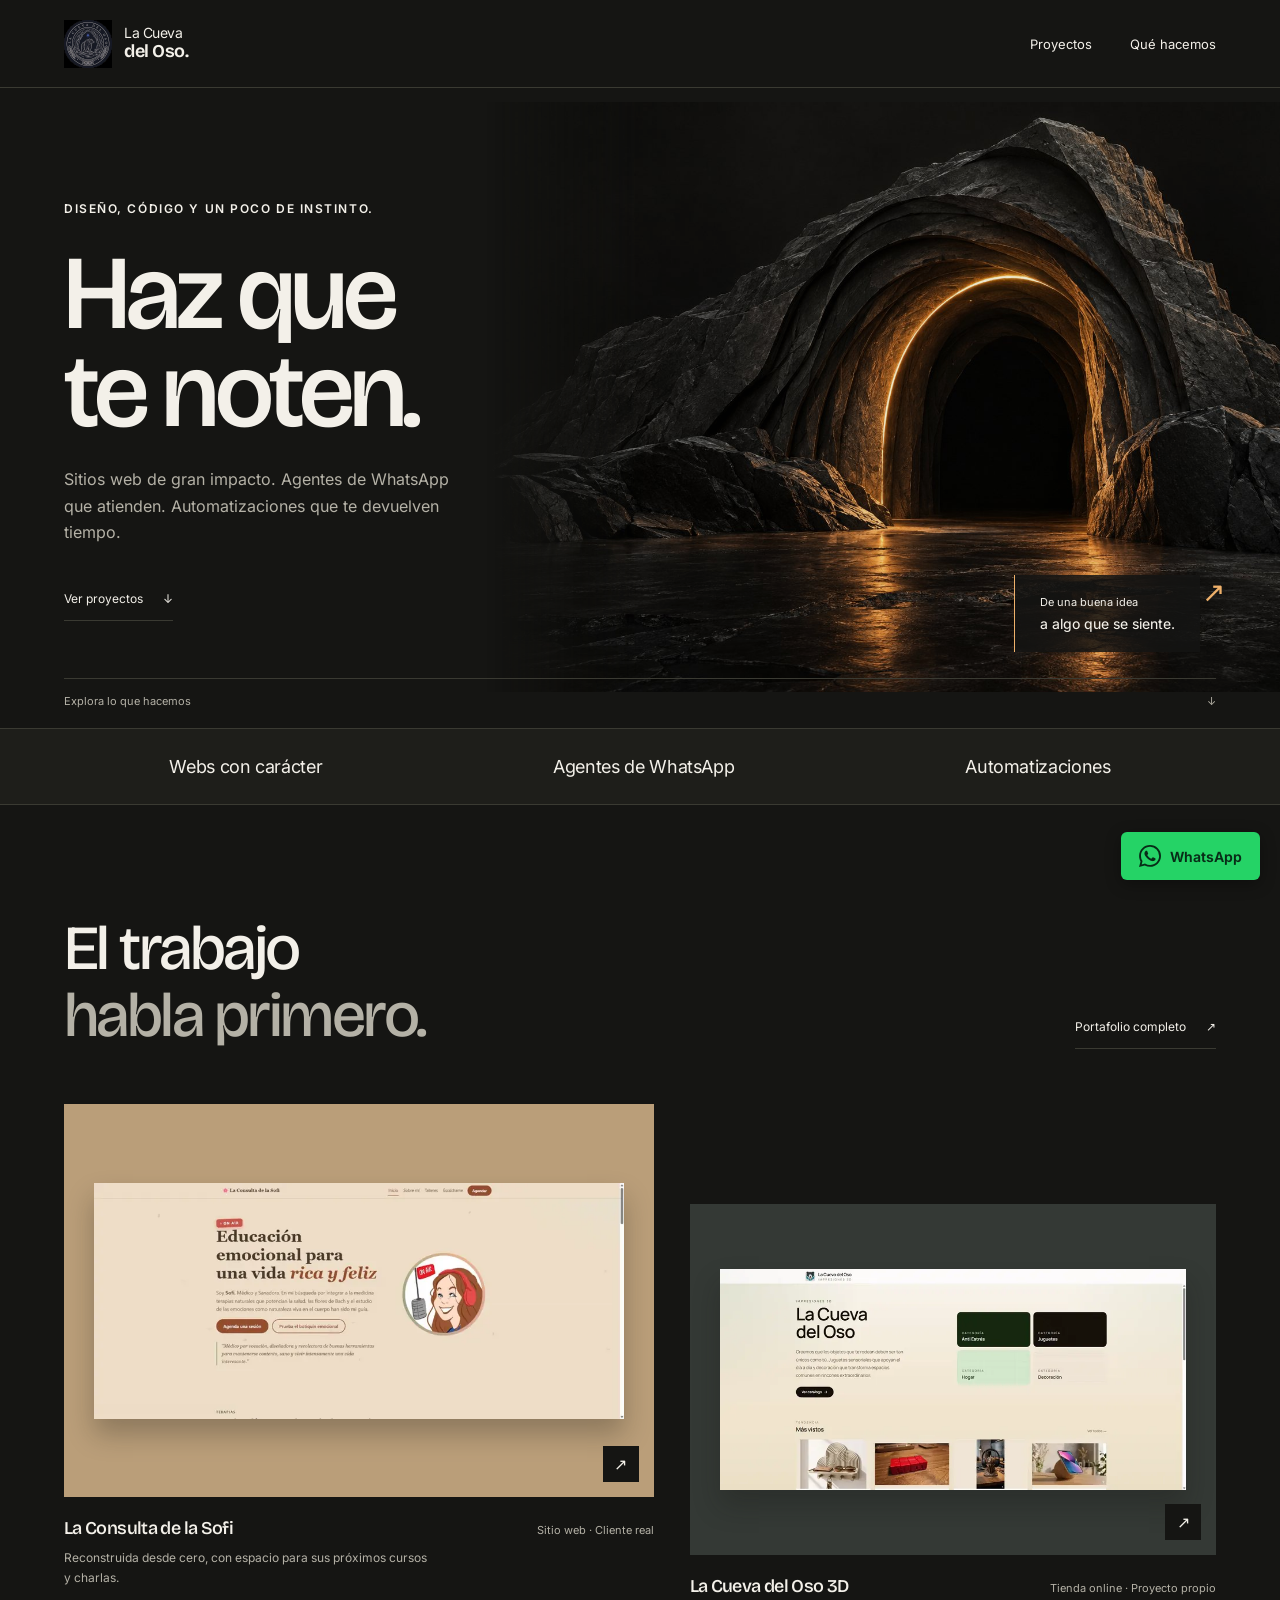
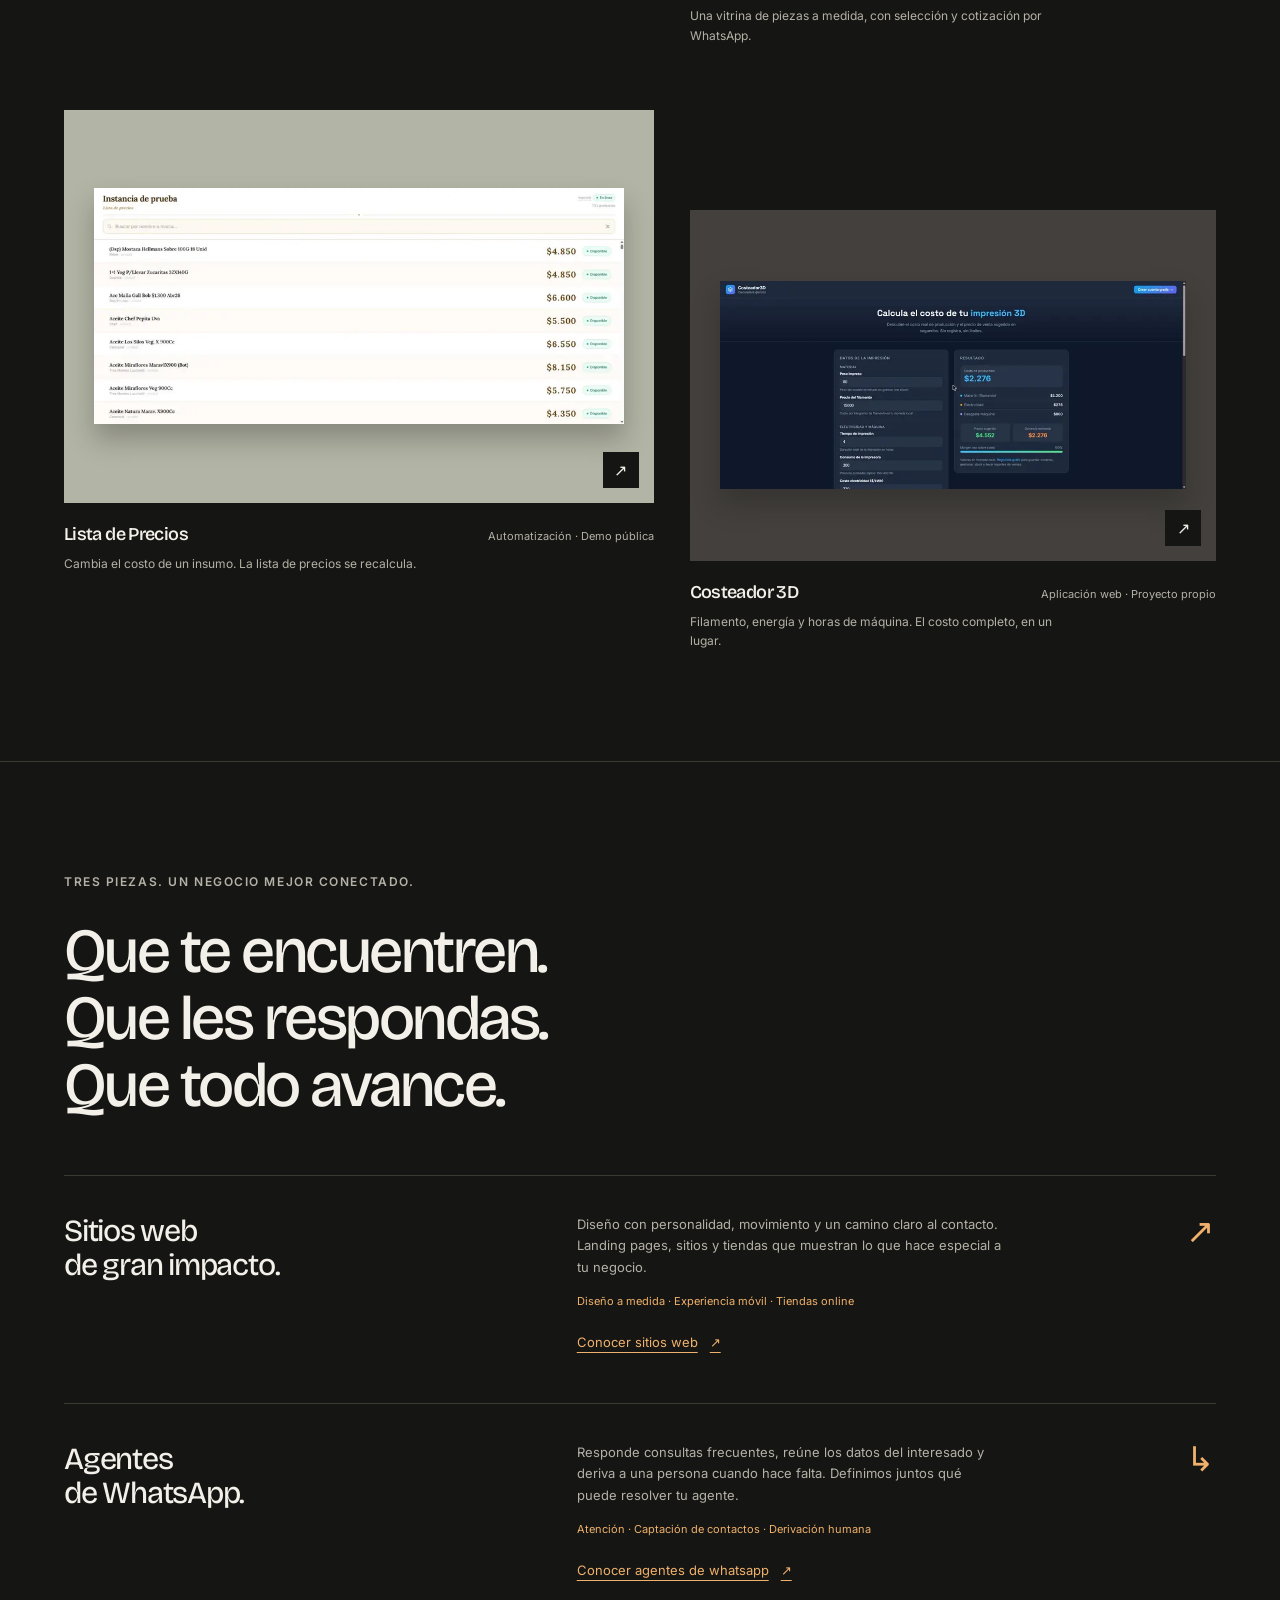
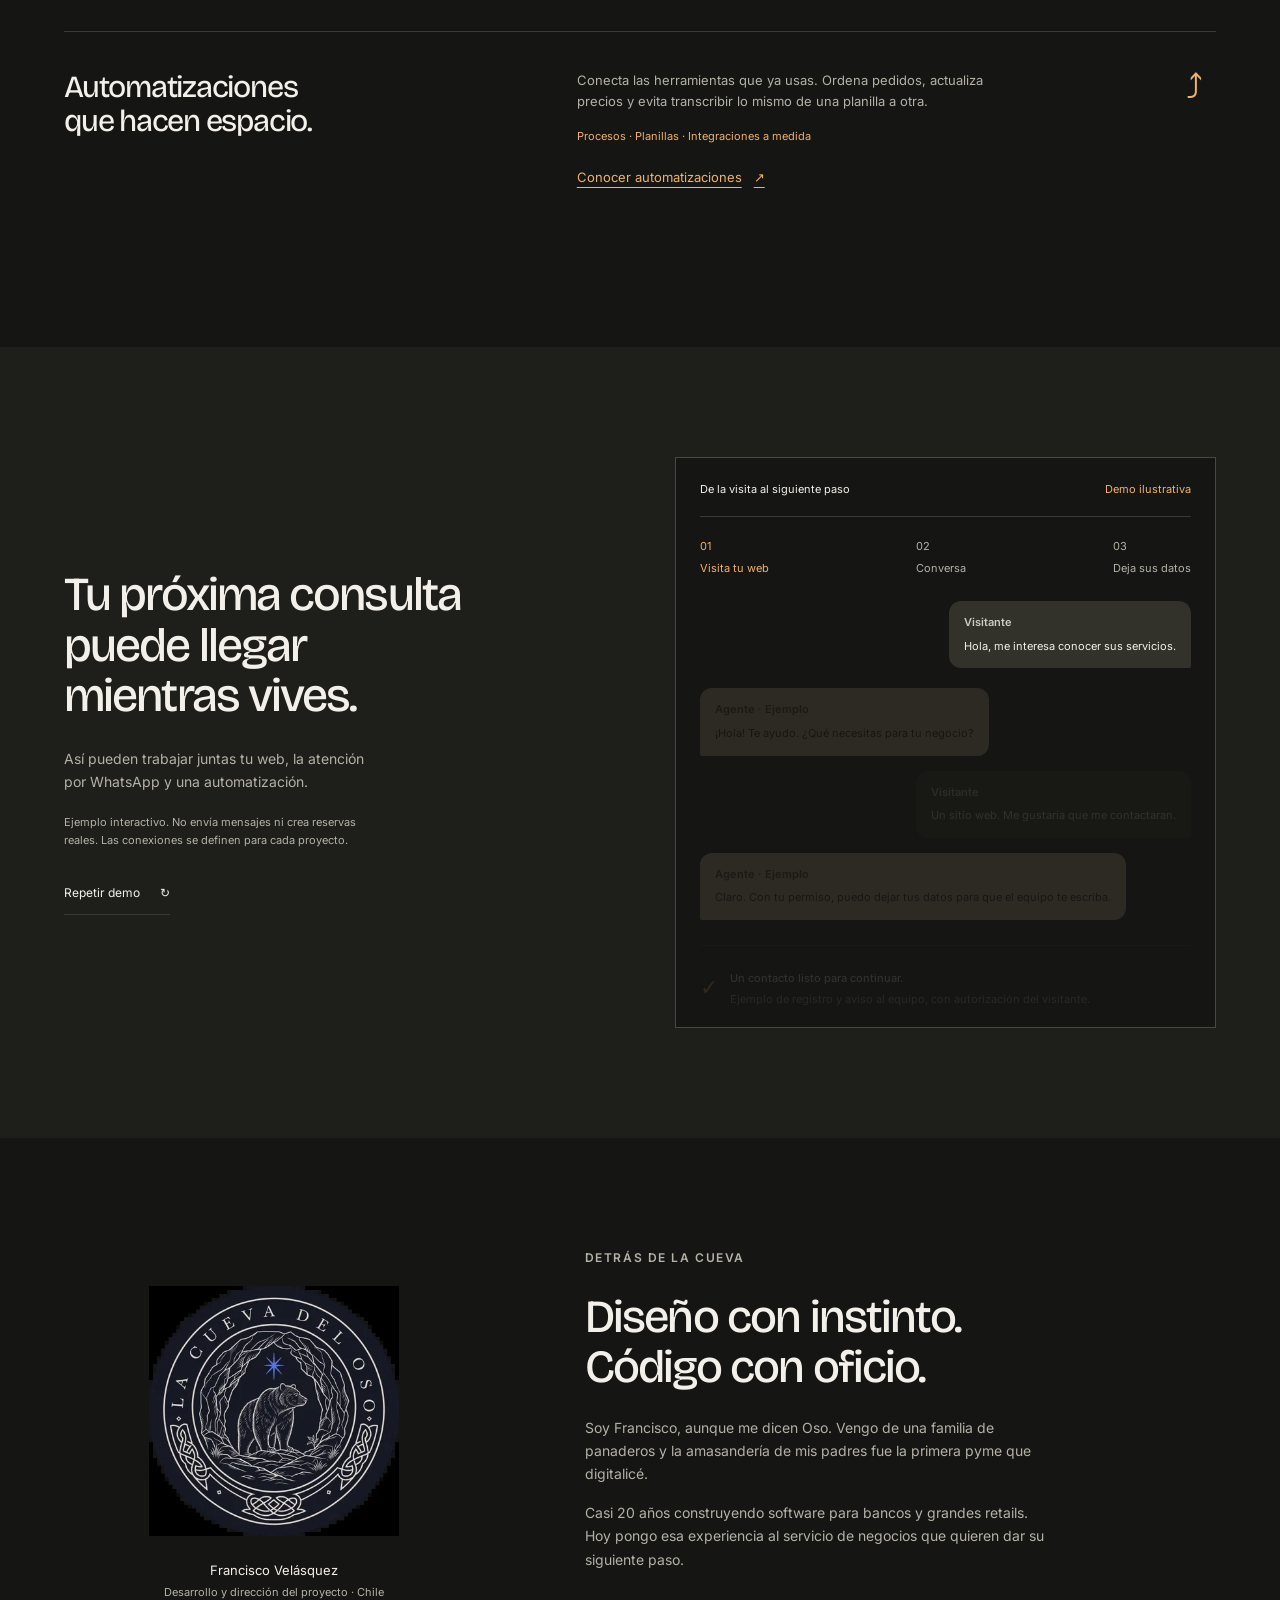
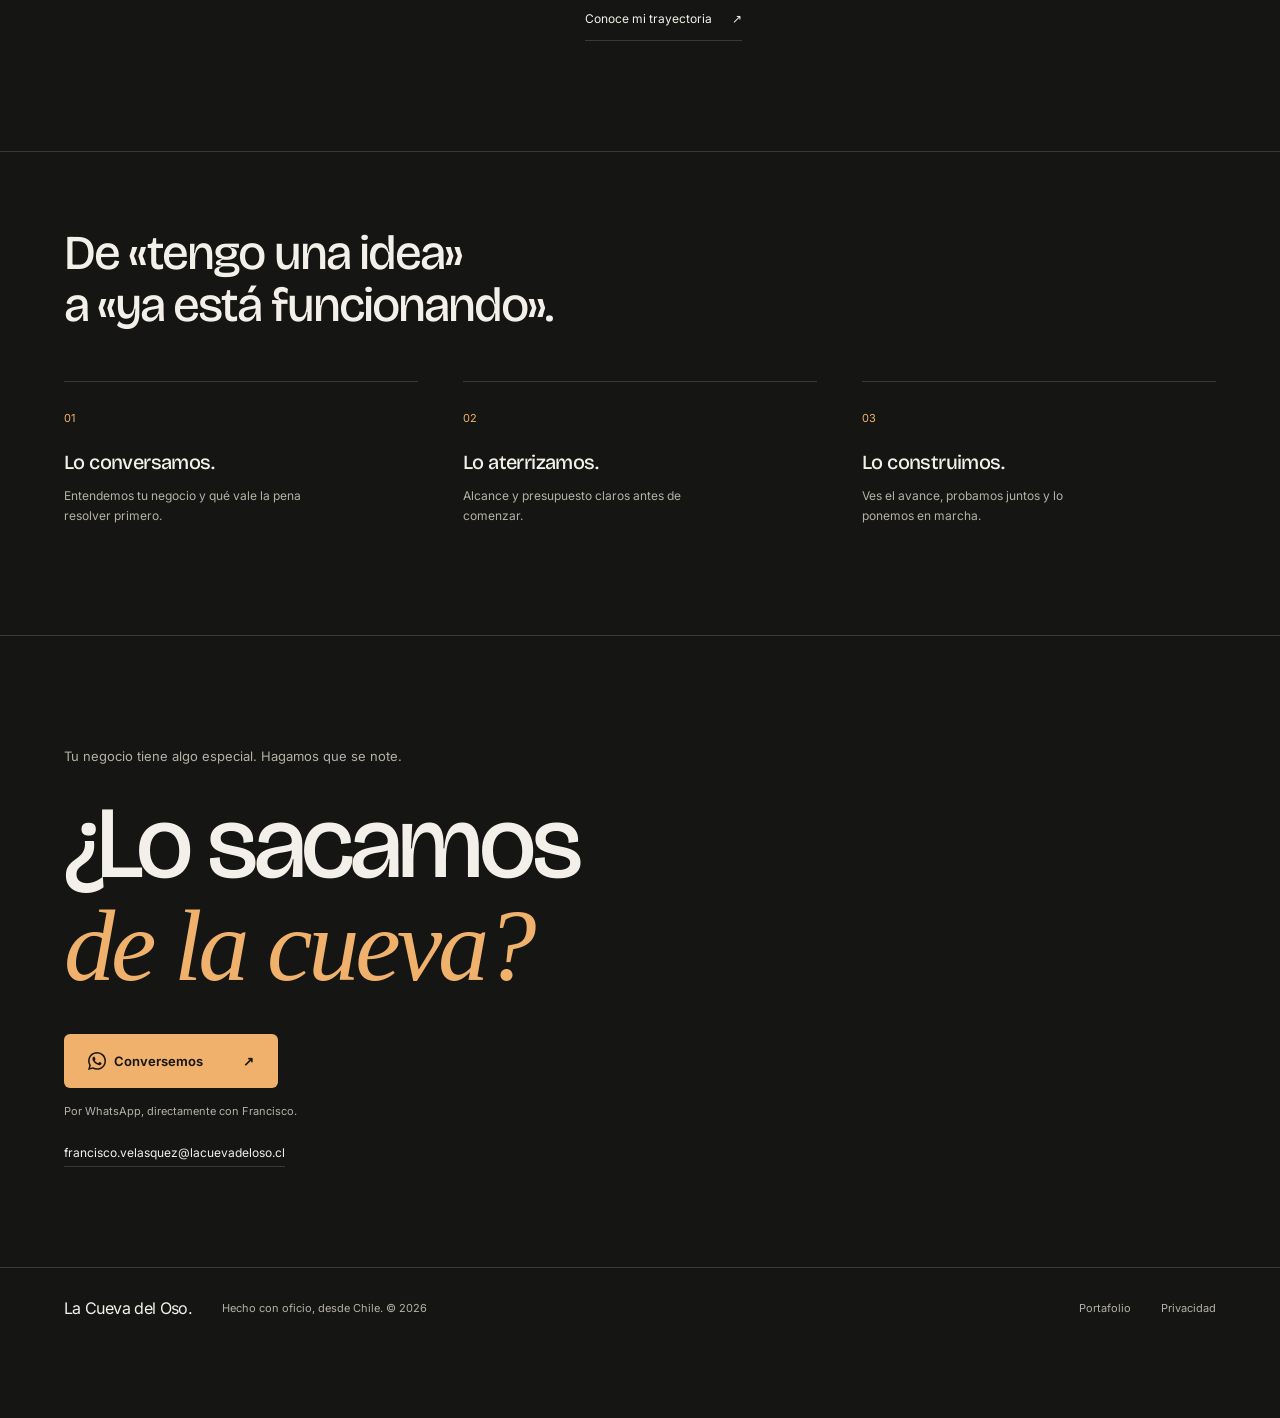
<file: index.html>
<!doctype html>
<html lang="es">
<head>
  <meta charset="UTF-8">
  <meta name="viewport" content="width=device-width, initial-scale=1">
  <meta name="robots" content="index, follow">
  <meta name="theme-color" content="#151513">
  <title>La Cueva del Oso · Webs de impacto, WhatsApp y automatizaciones</title>
  <meta name="description" content="Sitios web con personalidad, agentes de WhatsApp y automatizaciones para tu negocio. Diseño y desarrollo por Francisco Velásquez, Chile.">
  <link rel="canonical" href="https://lacuevadeloso.cl/">
  <meta property="og:type" content="website"><meta property="og:locale" content="es_CL"><meta property="og:site_name" content="La Cueva del Oso">
  <meta property="og:title" content="La Cueva del Oso · Webs de impacto, WhatsApp y automatizaciones">
  <meta property="og:description" content="Sitios web con personalidad, agentes de WhatsApp y automatizaciones para tu negocio. Diseño y desarrollo por Francisco Velásquez, Chile.">
  <meta property="og:url" content="https://lacuevadeloso.cl/">
  <meta property="og:image" content="https://lacuevadeloso.cl/img/og.jpg"><meta property="og:image:width" content="1200"><meta property="og:image:height" content="630"><meta property="og:image:alt" content="La Cueva del Oso: páginas web y automatizaciones para negocios chicos">
  <meta name="twitter:card" content="summary_large_image">
  <link rel="icon" href="favicon.svg" type="image/svg+xml">
  <link rel="preload" href="fonts/inter-latin.woff2" as="font" type="font/woff2" crossorigin>
  <link rel="preload" href="fonts/bricolage-grotesque-latin.woff2" as="font" type="font/woff2" crossorigin>
  <link rel="stylesheet" href="assets/site.css?v=20261004-slop">
  <script src="assets/site.js?v=20261004-slop" defer></script>
<link rel="stylesheet" href="assets/pages.css?v=20261004-slop">
<link rel="stylesheet" href="assets/services.css?v=20261004-slop">

</head>
<body>
  <a class="skip" href="#contenido">Saltar al contenido</a>
  <header class="header">
    <a class="brand" href="index.html" aria-label="La Cueva del Oso, inicio">
      <img src="brand/logo-avatar-512.webp" width="48" height="48" alt="">
      <span>La Cueva<br><strong>del Oso.</strong></span>
    </a>
    <nav aria-label="Principal">
      <a href="#trabajos">Proyectos</a><a href="#servicios">Qué hacemos</a>
    </nav>
  </header>

  <main id="contenido">
    <section class="hero" aria-labelledby="hero-title">
      <div class="hero-copy">
        <p class="eyebrow">Diseño, código y un poco de instinto.</p>
        <h1 id="hero-title">Haz que<br>te <em>noten.</em></h1>
        <p class="hero-description">Sitios web de gran impacto. Agentes de WhatsApp que atienden. Automatizaciones que te devuelven tiempo.</p>
        <div class="actions"><a class="text-link" href="#trabajos">Ver proyectos <span aria-hidden="true">↓</span></a></div>
      </div>
      <div class="hero-art" aria-hidden="true">
        <img src="assets/v2/cueva.jpg" width="1536" height="1024" fetchpriority="high" alt="">
        <div class="art-note"><span>De una buena idea</span><strong>a algo que se siente.</strong><span class="art-arrow">↗</span></div>
      </div>
      <a class="scroll-cue" href="#trabajos"><span>Explora lo que hacemos</span><span aria-hidden="true">↓</span></a>
    </section>

    <div class="service-strip" aria-label="Nuestros servicios"><span>Webs con carácter</span><span>Agentes de WhatsApp</span><span>Automatizaciones</span></div>

    <section class="projects section" id="trabajos" aria-labelledby="projects-title">
      <div class="section-top"><h2 id="projects-title" data-reveal>El trabajo<br><span class="muted">habla primero.</span></h2><a class="text-link" href="portafolio.html">Portafolio completo <span aria-hidden="true">↗</span></a></div>
      <div class="project-grid">
        <a class="project project-feature" href="proyectos/la-consulta-de-la-sofi.html" data-reveal>
          <div class="project-image sofi"><img src="img/proyectos/la-consulta-de-la-sofi/hero.webp" width="900" height="401" loading="lazy" alt="Portada de La Consulta de la Sofi, con diseño cálido e ilustración de Sofía"><span class="project-open" aria-hidden="true">↗</span></div>
          <div class="project-caption"><h3>La Consulta de la Sofi</h3><span>Sitio web · Cliente real</span></div>
          <p>Reconstruida desde cero, con espacio para sus próximos cursos y charlas.</p>
        </a>
        <a class="project project-offset" href="proyectos/tienda-3d.html" data-reveal>
          <div class="project-image tienda"><img src="img/tienda3d.webp" width="900" height="427" loading="lazy" alt="Captura real de la Tienda La Cueva del Oso 3D"><span class="project-open" aria-hidden="true">↗</span></div>
          <div class="project-caption"><h3>La Cueva del Oso 3D</h3><span>Tienda online · Proyecto propio</span></div>
          <p>Una vitrina de piezas a medida, con selección y cotización por WhatsApp.</p>
        </a>
        <a class="project" href="proyectos/lista-de-precios.html" data-reveal>
          <div class="project-image precios"><img src="img/proyectos/lista-de-precios/kiosco-lista-completa.webp" width="900" height="401" loading="lazy" alt="Lista de precios digital de una amasandería"><span class="project-open" aria-hidden="true">↗</span></div>
          <div class="project-caption"><h3>Lista de Precios</h3><span>Automatización · Demo pública</span></div>
          <p>Cambia el costo de un insumo. La lista de precios se recalcula.</p>
        </a>
        <a class="project project-offset" href="portafolio.html#costeador-3d" data-reveal>
          <div class="project-image costeador"><img src="img/costeador3d.webp" width="900" height="401" loading="lazy" alt="Interfaz real de Costeador 3D para calcular costos de impresión"><span class="project-open" aria-hidden="true">↗</span></div>
          <div class="project-caption"><h3>Costeador 3D</h3><span>Aplicación web · Proyecto propio</span></div>
          <p>Filamento, energía y horas de máquina. El costo completo, en un lugar.</p>
        </a>
      </div>
    </section>

    <section class="services section" id="servicios" aria-labelledby="services-title">
      <p class="eyebrow">Tres piezas. Un negocio mejor conectado.</p>
      <h2 id="services-title" data-reveal>Que te encuentren.<br>Que les respondas.<br><em>Que todo avance.</em></h2>
      <div class="service-rows">
        <article data-reveal><h3>Sitios web<br>de gran impacto.</h3><div><p>Diseño con personalidad, movimiento y un camino claro al contacto. Landing pages, sitios y tiendas que muestran lo que hace especial a tu negocio.</p><span class="service-detail">Diseño a medida · Experiencia móvil · Tiendas online</span><a class="service-more" href="servicios/sitios-web.html">Conocer sitios web <span aria-hidden="true">↗</span></a></div><span class="service-symbol" aria-hidden="true">↗</span></article>
        <article data-reveal><h3>Agentes<br>de WhatsApp.</h3><div><p>Responde consultas frecuentes, reúne los datos del interesado y deriva a una persona cuando hace falta. Definimos juntos qué puede resolver tu agente.</p><span class="service-detail">Atención · Captación de contactos · Derivación humana</span><a class="service-more" href="servicios/agentes-whatsapp.html">Conocer agentes de whatsapp <span aria-hidden="true">↗</span></a></div><span class="service-symbol" aria-hidden="true">↳</span></article>
        <article data-reveal><h3>Automatizaciones<br>que hacen espacio.</h3><div><p>Conecta las herramientas que ya usas. Ordena pedidos, actualiza precios y evita transcribir lo mismo de una planilla a otra.</p><span class="service-detail">Procesos · Planillas · Integraciones a medida</span><a class="service-more" href="servicios/automatizaciones.html">Conocer automatizaciones <span aria-hidden="true">↗</span></a></div><span class="service-symbol" aria-hidden="true">⤴</span></article>
      </div>
    </section>

    <section class="demo section" id="demo" aria-labelledby="demo-title">
      <div class="demo-intro" data-reveal><h2 id="demo-title">Tu próxima consulta<br>puede llegar<br><em>mientras vives.</em></h2><p>Así pueden trabajar juntas tu web, la atención por WhatsApp y una automatización.</p><p class="demo-disclaimer">Ejemplo interactivo. No envía mensajes ni crea reservas reales. Las conexiones se definen para cada proyecto.</p><button class="text-link replay" type="button" hidden>Repetir demo <span aria-hidden="true">↻</span></button></div>
      <div class="demo-stage" data-reveal>
        <div class="demo-heading"><span>De la visita al siguiente paso</span><span class="demo-label">Demo ilustrativa</span></div>
        <ol class="flow" aria-label="Pasos del ejemplo"><li class="active" aria-current="step"><span>01</span> Visita tu web</li><li><span>02</span> Conversa</li><li><span>03</span> Deja sus datos</li></ol>
        <div class="conversation" aria-label="Conversación de ejemplo">
          <p class="message from-client" data-message="0"><span>Visitante</span>Hola, me interesa conocer sus servicios.</p>
          <p class="message from-agent" data-message="1"><span>Agente · Ejemplo</span>¡Hola! Te ayudo. ¿Qué necesitas para tu negocio?</p>
          <p class="message from-client" data-message="2"><span>Visitante</span>Un sitio web. Me gustaría que me contactaran.</p>
          <p class="message from-agent" data-message="3"><span>Agente · Ejemplo</span>Claro. Con tu permiso, puedo dejar tus datos para que el equipo te escriba.</p>
        </div>
        <div class="demo-result"><span class="result-icon" aria-hidden="true">✓</span><div><strong>Un contacto listo para continuar.</strong><p>Ejemplo de registro y aviso al equipo, con autorización del visitante.</p></div></div>
      </div>
    </section>

    <section id="quien-soy" class="about section" aria-labelledby="about-title">
      <div class="about-brand" data-reveal><img src="brand/logo-avatar-512.webp" width="384" height="384" loading="lazy" alt="Sello de La Cueva del Oso"><p>Francisco Velásquez<br><span>Desarrollo y dirección del proyecto · Chile</span></p></div>
      <div class="about-copy" data-reveal><p class="eyebrow">Detrás de la cueva</p><h2 id="about-title">Diseño con instinto.<br>Código con oficio.</h2><p>Soy Francisco, aunque me dicen Oso. Vengo de una familia de panaderos y la amasandería de mis padres fue la primera pyme que digitalicé.</p><p>Casi 20 años construyendo software para bancos y grandes retails. Hoy pongo esa experiencia al servicio de negocios que quieren dar su siguiente paso.</p><a class="text-link" href="https://www.linkedin.com/in/francisco-velasquez-9a853128/" target="_blank" rel="noopener">Conoce mi trayectoria <span aria-hidden="true">↗</span></a></div>
    </section>

    <section class="process section" aria-labelledby="process-title"><h2 id="process-title" data-reveal>De «tengo una idea»<br>a «ya está funcionando».</h2><ol><li data-reveal><span>01</span><h3>Lo conversamos.</h3><p>Entendemos tu negocio y qué vale la pena resolver primero.</p></li><li data-reveal><span>02</span><h3>Lo aterrizamos.</h3><p>Alcance y presupuesto claros antes de comenzar.</p></li><li data-reveal><span>03</span><h3>Lo construimos.</h3><p>Ves el avance, probamos juntos y lo ponemos en marcha.</p></li></ol></section>

    <section class="contact section" id="contacto" aria-labelledby="contact-title"><p>Tu negocio tiene algo especial. Hagamos que se note.</p><h2 id="contact-title" data-reveal>¿Lo sacamos<br><em class="acento">de la cueva?</em></h2><a class="button" href="https://wa.me/56957141786?text=Hola%20Francisco%2C%20quiero%20conversar%20sobre%20un%20sitio%20web%2C%20un%20agente%20de%20WhatsApp%20o%20una%20automatizaci%C3%B3n." target="_blank" rel="noopener"><span class="contact-label"><svg class="whatsapp-icon" xmlns="http://www.w3.org/2000/svg" viewBox="0 0 24 24" width="18" height="18" fill="currentColor" aria-hidden="true" focusable="false"><path d="M20.52 3.48A11.91 11.91 0 0 0 12.04 0C5.46 0 .1 5.35.1 11.93c0 2.1.55 4.15 1.6 5.96L0 24l6.26-1.64a11.93 11.93 0 0 0 5.77 1.47h.01C18.62 23.83 24 18.48 24 11.9c0-3.19-1.24-6.18-3.48-8.42ZM12.04 21.8h-.01a9.9 9.9 0 0 1-5.05-1.38l-.36-.21-3.72.98.99-3.63-.24-.37a9.88 9.88 0 0 1-1.51-5.26c0-5.47 4.45-9.91 9.92-9.91a9.84 9.84 0 0 1 7.01 2.9 9.83 9.83 0 0 1 2.9 7.01c0 5.47-4.46 9.87-9.93 9.87Zm5.44-7.42c-.3-.15-1.77-.87-2.04-.97-.28-.1-.48-.15-.68.15-.2.3-.77.97-.95 1.17-.17.2-.35.22-.65.07-.3-.15-1.26-.46-2.4-1.48-.89-.79-1.49-1.77-1.66-2.07-.18-.3-.02-.46.13-.61.13-.13.3-.35.45-.52.15-.18.2-.3.3-.5.1-.2.05-.37-.03-.52-.07-.15-.67-1.62-.92-2.22-.24-.58-.49-.5-.67-.51h-.57c-.2 0-.52.07-.8.37-.27.3-1.04 1.02-1.04 2.49s1.07 2.89 1.22 3.09c.15.2 2.1 3.2 5.09 4.49.71.31 1.27.49 1.7.63.71.22 1.36.19 1.87.11.57-.08 1.77-.72 2.02-1.42.25-.7.25-1.3.17-1.42-.07-.13-.27-.2-.57-.35Z"/></svg>Conversemos</span> <span aria-hidden="true">↗</span></a><p class="contact-note">Por WhatsApp, directamente con Francisco.</p><a class="email" href="mailto:francisco.velasquez@lacuevadeloso.cl">francisco.velasquez@lacuevadeloso.cl</a></section>
  </main>
  <footer><a class="footer-brand" href="index.html">La Cueva del Oso.</a><span>Hecho con oficio, desde Chile. © 2026</span><a href="portafolio.html">Portafolio</a><a href="privacidad.html">Privacidad</a></footer>
<a class="whatsapp-float" href="https://wa.me/56957141786" target="_blank" rel="noopener" aria-label="WhatsApp: conversar con Francisco"><svg class="whatsapp-icon" xmlns="http://www.w3.org/2000/svg" viewBox="0 0 24 24" width="18" height="18" fill="currentColor" aria-hidden="true" focusable="false"><path d="M20.52 3.48A11.91 11.91 0 0 0 12.04 0C5.46 0 .1 5.35.1 11.93c0 2.1.55 4.15 1.6 5.96L0 24l6.26-1.64a11.93 11.93 0 0 0 5.77 1.47h.01C18.62 23.83 24 18.48 24 11.9c0-3.19-1.24-6.18-3.48-8.42ZM12.04 21.8h-.01a9.9 9.9 0 0 1-5.05-1.38l-.36-.21-3.72.98.99-3.63-.24-.37a9.88 9.88 0 0 1-1.51-5.26c0-5.47 4.45-9.91 9.92-9.91a9.84 9.84 0 0 1 7.01 2.9 9.83 9.83 0 0 1 2.9 7.01c0 5.47-4.46 9.87-9.93 9.87Zm5.44-7.42c-.3-.15-1.77-.87-2.04-.97-.28-.1-.48-.15-.68.15-.2.3-.77.97-.95 1.17-.17.2-.35.22-.65.07-.3-.15-1.26-.46-2.4-1.48-.89-.79-1.49-1.77-1.66-2.07-.18-.3-.02-.46.13-.61.13-.13.3-.35.45-.52.15-.18.2-.3.3-.5.1-.2.05-.37-.03-.52-.07-.15-.67-1.62-.92-2.22-.24-.58-.49-.5-.67-.51h-.57c-.2 0-.52.07-.8.37-.27.3-1.04 1.02-1.04 2.49s1.07 2.89 1.22 3.09c.15.2 2.1 3.2 5.09 4.49.71.31 1.27.49 1.7.63.71.22 1.36.19 1.87.11.57-.08 1.77-.72 2.02-1.42.25-.7.25-1.3.17-1.42-.07-.13-.27-.2-.57-.35Z"/></svg><span>WhatsApp</span></a>
</body>
</html>
</file>
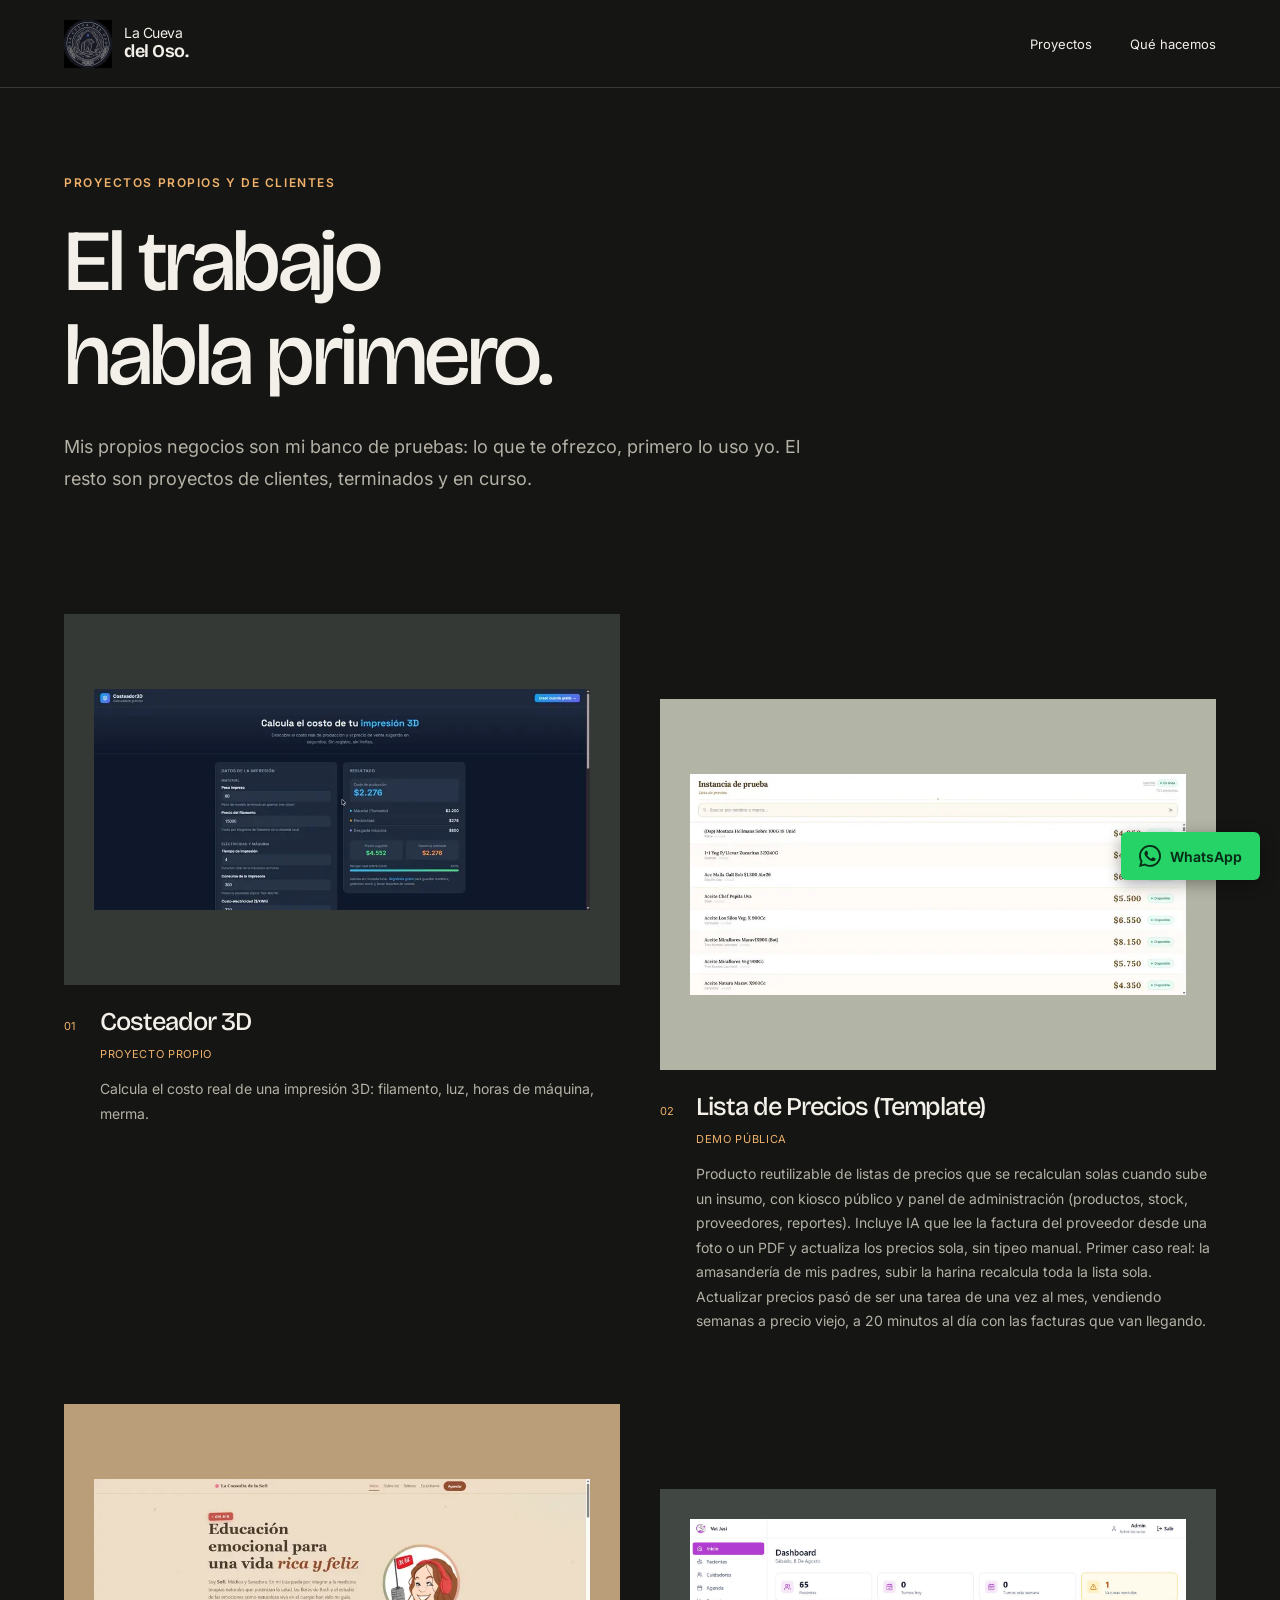
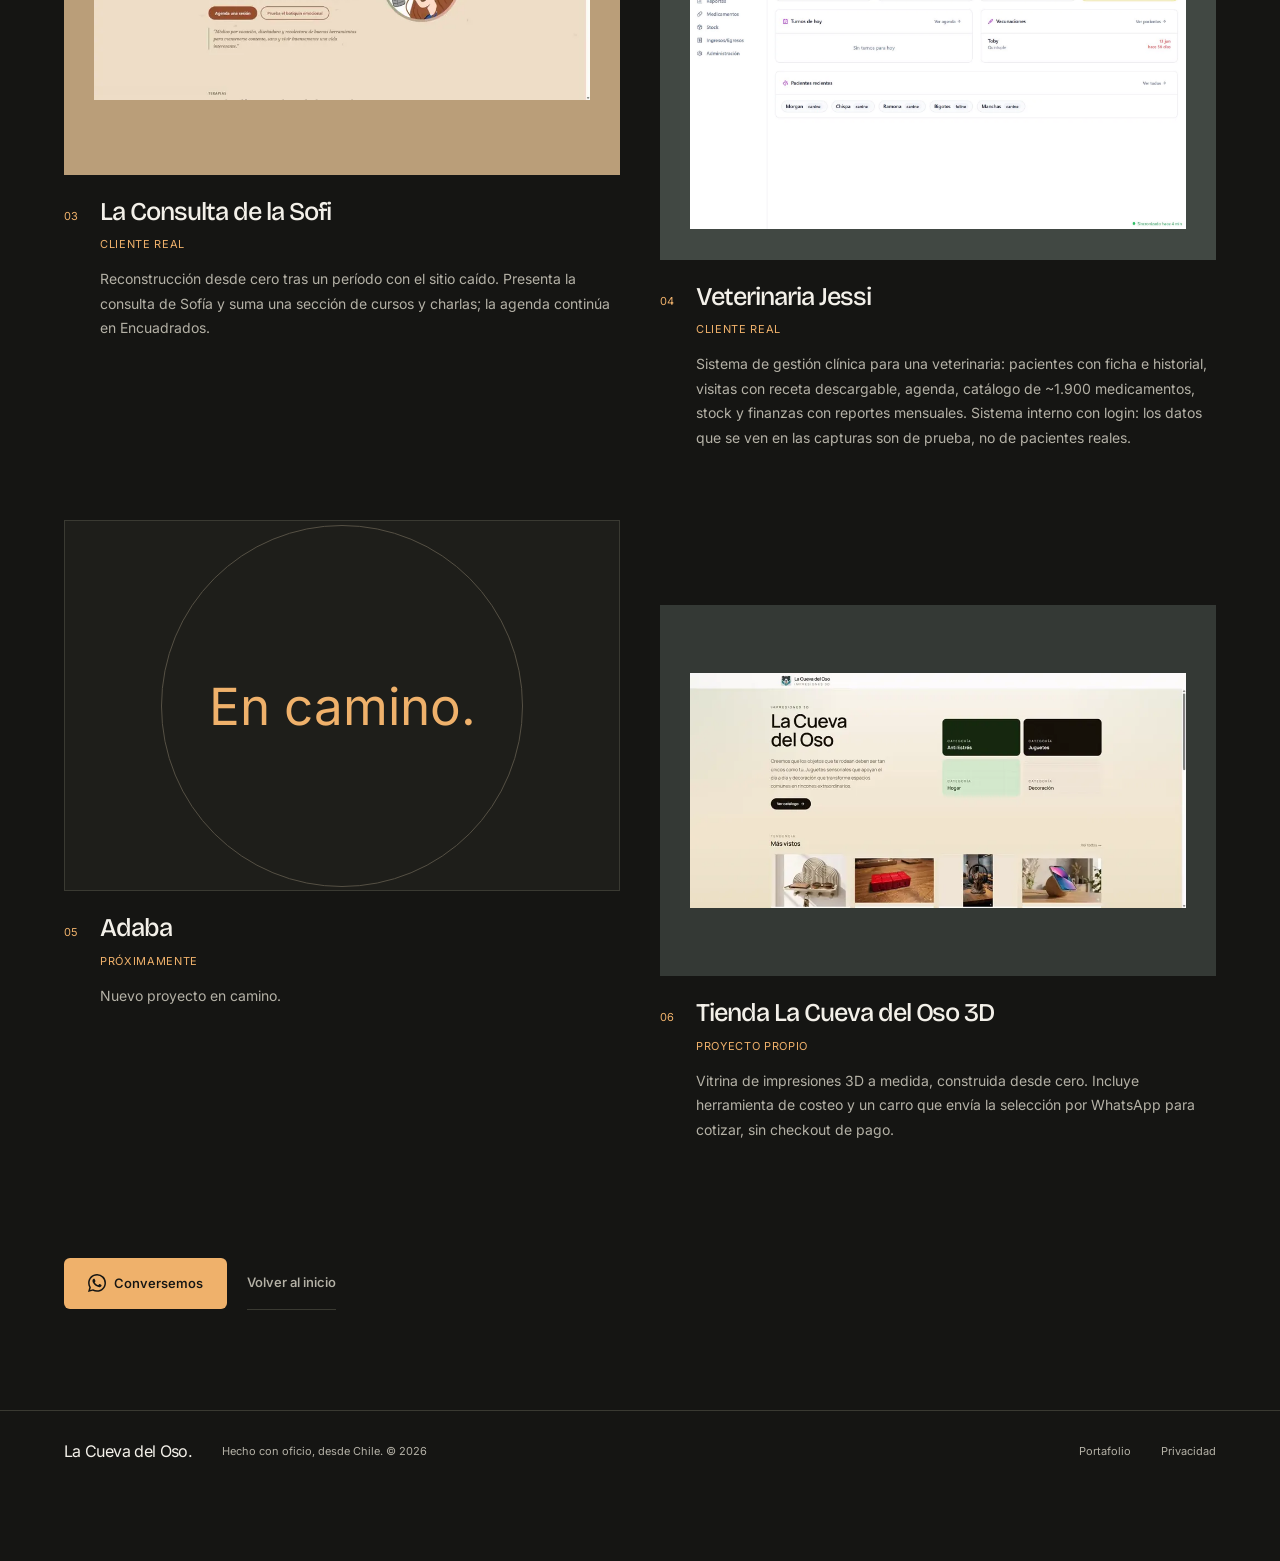
<file: portafolio.html>
<!doctype html>
<html lang="es"><head>
<meta charset="UTF-8"><meta name="viewport" content="width=device-width, initial-scale=1">
<meta property="og:type" content="website"><meta property="og:locale" content="es_CL"><meta property="og:site_name" content="La Cueva del Oso"><meta property="og:title" content="Portafolio · La Cueva del Oso"><meta property="og:url" content="https://lacuevadeloso.cl/portafolio.html"><meta property="og:image" content="https://lacuevadeloso.cl/img/og.jpg"><meta property="og:image:width" content="1200"><meta property="og:image:height" content="630"><meta name="twitter:card" content="summary_large_image">
<title>Portafolio · La Cueva del Oso</title><meta name="description" content="Todos los proyectos de Francisco Velásquez: páginas web, tiendas y automatizaciones hechas para pymes y para sus propios negocios.">
<meta name="robots" content="index, follow"><meta name="theme-color" content="#151513">
<link rel="icon" href="favicon.svg" type="image/svg+xml">
<link rel="preload" href="fonts/inter-latin.woff2" as="font" type="font/woff2" crossorigin>
<link rel="stylesheet" href="assets/site.css?v=20261004-slop"><link rel="stylesheet" href="assets/pages.css?v=20261004-slop">
<script src="assets/site.js?v=20261004-slop" defer></script>
</head><body class="interior portfolio-page"><a class="skip" href="#contenido">Saltar al contenido</a>
<header class="header">
  <a class="brand" href="index.html" aria-label="La Cueva del Oso, inicio"><img src="brand/logo-avatar-512.webp" width="48" height="48" alt=""><span>La Cueva<br><strong>del Oso.</strong></span></a>
  <nav aria-label="Principal"><a href="portafolio.html">Proyectos</a><a href="index.html#servicios">Qué hacemos</a></nav>
</header>
<main id="contenido">

  <section class="page-head">
    <div class="wrap">
      <p class="eyebrow">Proyectos propios y de clientes</p><h1>El trabajo<br><em>habla primero.</em></h1>
      <p class="lede">Mis propios negocios son mi banco de pruebas: lo que te ofrezco, primero lo uso yo. El resto son proyectos de clientes, terminados y en curso.</p>
    </div>
  </section>

  <section class="section" data-reveal >
    <div class="wrap">
      <h2 class="sr-only">Todos los proyectos</h2>
      <ol class="work-list">
        <li id="costeador-3d" class="work-item" data-reveal>
          <a class="work-card-link" href="https://costeador3d-production.up.railway.app/calculadora" target="_blank" rel="noopener" aria-label="Ver proyecto: Costeador 3D">
            <img class="work-shot" src="img/costeador3d.webp" width="900" height="401" loading="lazy" decoding="async"
                 alt="">
            <div class="work-info">
              <div class="work-head">
                <span class="work-num">01</span>
                <h3>Costeador 3D</h3>
                <span class="work-tag">Proyecto propio</span>
              </div>
              <p>Calcula el costo real de una impresión 3D: filamento, luz, horas de máquina, merma.</p>
            </div>
          </a>
        </li>
        <li id="lista-de-precios" class="work-item" data-reveal>
          <a class="work-card-link" href="proyectos/lista-de-precios.html" aria-label="Ver proyecto: Lista de Precios (Template)">
            <img class="work-shot" src="img/proyectos/lista-de-precios/kiosco-lista-completa.webp" width="900" height="401" loading="lazy" decoding="async"
                 alt="">
            <div class="work-info">
              <div class="work-head">
                <span class="work-num">02</span>
                <h3>Lista de Precios (Template)</h3>
                <span class="work-tag">Demo pública</span>
              </div>
              <p>Producto reutilizable de listas de precios que se recalculan solas cuando sube un insumo, con kiosco público y panel de administración (productos, stock, proveedores, reportes). Incluye IA que lee la factura del proveedor desde una foto o un PDF y actualiza los precios sola, sin tipeo manual. Primer caso real: la amasandería de mis padres, subir la harina recalcula toda la lista sola. Actualizar precios pasó de ser una tarea de una vez al mes, vendiendo semanas a precio viejo, a 20 minutos al día con las facturas que van llegando.</p>
            </div>
          </a>
        </li>
        <li id="la-consulta-de-la-sofi" class="work-item" data-reveal>
          <a class="work-card-link" href="proyectos/la-consulta-de-la-sofi.html" aria-label="Ver proyecto: La Consulta de la Sofi">
            <img class="work-shot" src="img/proyectos/la-consulta-de-la-sofi/hero.webp" width="900" height="401" loading="lazy" decoding="async"
                 alt="">
            <div class="work-info">
              <div class="work-head">
                <span class="work-num">03</span>
                <h3>La Consulta de la Sofi</h3>
                <span class="work-tag">Cliente real</span>
              </div>
              <p>Reconstrucción desde cero tras un período con el sitio caído. Presenta la consulta de Sofía y suma una sección de cursos y charlas; la agenda continúa en Encuadrados.</p>
            </div>
          </a>
        </li>
        <li id="veterinaria-jessi" class="work-item" data-reveal>
          <a class="work-card-link" href="proyectos/veterinaria-jessi.html" aria-label="Ver proyecto: Veterinaria Jessi">
            <img class="work-shot" src="img/proyectos/veterinaria-jessi/dashboard.webp" width="1600" height="1000" loading="lazy" decoding="async"
                 alt="">
            <div class="work-info">
              <div class="work-head">
                <span class="work-num">04</span>
                <h3>Veterinaria Jessi</h3>
                <span class="work-tag">Cliente real</span>
              </div>
              <p>Sistema de gestión clínica para una veterinaria: pacientes con ficha e historial, visitas con receta descargable, agenda, catálogo de ~1.900 medicamentos, stock y finanzas con reportes mensuales. Sistema interno con login: los datos que se ven en las capturas son de prueba, no de pacientes reales.</p>
            </div>
          </a>
        </li>
        <li id="adaba" class="work-item" data-reveal>
          <div class="work-pattern" aria-hidden="true"><span>En camino.</span></div>
          <div class="work-info">
            <div class="work-head">
              <span class="work-num">05</span>
              <h3>Adaba</h3>
              <span class="work-tag">Próximamente</span>
            </div>
            <p>Nuevo proyecto en camino.</p>
          </div>
        </li>
        <li id="tienda-3d" class="work-item" data-reveal>
          <a class="work-card-link" href="proyectos/tienda-3d.html" aria-label="Ver proyecto: Tienda La Cueva del Oso 3D">
            <img class="work-shot" src="img/tienda3d.webp" width="900" height="427" loading="lazy" decoding="async"
                 alt="">
            <div class="work-info">
              <div class="work-head">
                <span class="work-num">06</span>
                <h3>Tienda La Cueva del Oso 3D</h3>
                <span class="work-tag">Proyecto propio</span>
              </div>
              <p>Vitrina de impresiones 3D a medida, construida desde cero. Incluye herramienta de costeo y un carro que envía la selección por WhatsApp para cotizar, sin checkout de pago.</p>
            </div>
          </a>
        </li>
      </ol>
    </div>
  </section>

  <section class="section" data-reveal>
    <div class="wrap">
      <div class="btn-row">
        <a class="btn btn-primary" href="index.html#contacto"><span class="contact-label"><svg class="whatsapp-icon" xmlns="http://www.w3.org/2000/svg" viewBox="0 0 24 24" width="18" height="18" fill="currentColor" aria-hidden="true" focusable="false"><path d="M20.52 3.48A11.91 11.91 0 0 0 12.04 0C5.46 0 .1 5.35.1 11.93c0 2.1.55 4.15 1.6 5.96L0 24l6.26-1.64a11.93 11.93 0 0 0 5.77 1.47h.01C18.62 23.83 24 18.48 24 11.9c0-3.19-1.24-6.18-3.48-8.42ZM12.04 21.8h-.01a9.9 9.9 0 0 1-5.05-1.38l-.36-.21-3.72.98.99-3.63-.24-.37a9.88 9.88 0 0 1-1.51-5.26c0-5.47 4.45-9.91 9.92-9.91a9.84 9.84 0 0 1 7.01 2.9 9.83 9.83 0 0 1 2.9 7.01c0 5.47-4.46 9.87-9.93 9.87Zm5.44-7.42c-.3-.15-1.77-.87-2.04-.97-.28-.1-.48-.15-.68.15-.2.3-.77.97-.95 1.17-.17.2-.35.22-.65.07-.3-.15-1.26-.46-2.4-1.48-.89-.79-1.49-1.77-1.66-2.07-.18-.3-.02-.46.13-.61.13-.13.3-.35.45-.52.15-.18.2-.3.3-.5.1-.2.05-.37-.03-.52-.07-.15-.67-1.62-.92-2.22-.24-.58-.49-.5-.67-.51h-.57c-.2 0-.52.07-.8.37-.27.3-1.04 1.02-1.04 2.49s1.07 2.89 1.22 3.09c.15.2 2.1 3.2 5.09 4.49.71.31 1.27.49 1.7.63.71.22 1.36.19 1.87.11.57-.08 1.77-.72 2.02-1.42.25-.7.25-1.3.17-1.42-.07-.13-.27-.2-.57-.35Z"/></svg>Conversemos</span></a>
        <a class="btn btn-ghost" href="index.html">Volver al inicio</a>
      </div>
    </div>
  </section>

</main>

<footer><a class="footer-brand" href="index.html">La Cueva del Oso.</a><span>Hecho con oficio, desde Chile. © 2026</span><a href="portafolio.html">Portafolio</a><a href="privacidad.html">Privacidad</a></footer>
<a class="whatsapp-float" href="https://wa.me/56957141786" target="_blank" rel="noopener" aria-label="WhatsApp: conversar con Francisco"><svg class="whatsapp-icon" xmlns="http://www.w3.org/2000/svg" viewBox="0 0 24 24" width="18" height="18" fill="currentColor" aria-hidden="true" focusable="false"><path d="M20.52 3.48A11.91 11.91 0 0 0 12.04 0C5.46 0 .1 5.35.1 11.93c0 2.1.55 4.15 1.6 5.96L0 24l6.26-1.64a11.93 11.93 0 0 0 5.77 1.47h.01C18.62 23.83 24 18.48 24 11.9c0-3.19-1.24-6.18-3.48-8.42ZM12.04 21.8h-.01a9.9 9.9 0 0 1-5.05-1.38l-.36-.21-3.72.98.99-3.63-.24-.37a9.88 9.88 0 0 1-1.51-5.26c0-5.47 4.45-9.91 9.92-9.91a9.84 9.84 0 0 1 7.01 2.9 9.83 9.83 0 0 1 2.9 7.01c0 5.47-4.46 9.87-9.93 9.87Zm5.44-7.42c-.3-.15-1.77-.87-2.04-.97-.28-.1-.48-.15-.68.15-.2.3-.77.97-.95 1.17-.17.2-.35.22-.65.07-.3-.15-1.26-.46-2.4-1.48-.89-.79-1.49-1.77-1.66-2.07-.18-.3-.02-.46.13-.61.13-.13.3-.35.45-.52.15-.18.2-.3.3-.5.1-.2.05-.37-.03-.52-.07-.15-.67-1.62-.92-2.22-.24-.58-.49-.5-.67-.51h-.57c-.2 0-.52.07-.8.37-.27.3-1.04 1.02-1.04 2.49s1.07 2.89 1.22 3.09c.15.2 2.1 3.2 5.09 4.49.71.31 1.27.49 1.7.63.71.22 1.36.19 1.87.11.57-.08 1.77-.72 2.02-1.42.25-.7.25-1.3.17-1.42-.07-.13-.27-.2-.57-.35Z"/></svg><span>WhatsApp</span></a>
</body></html>
</file>
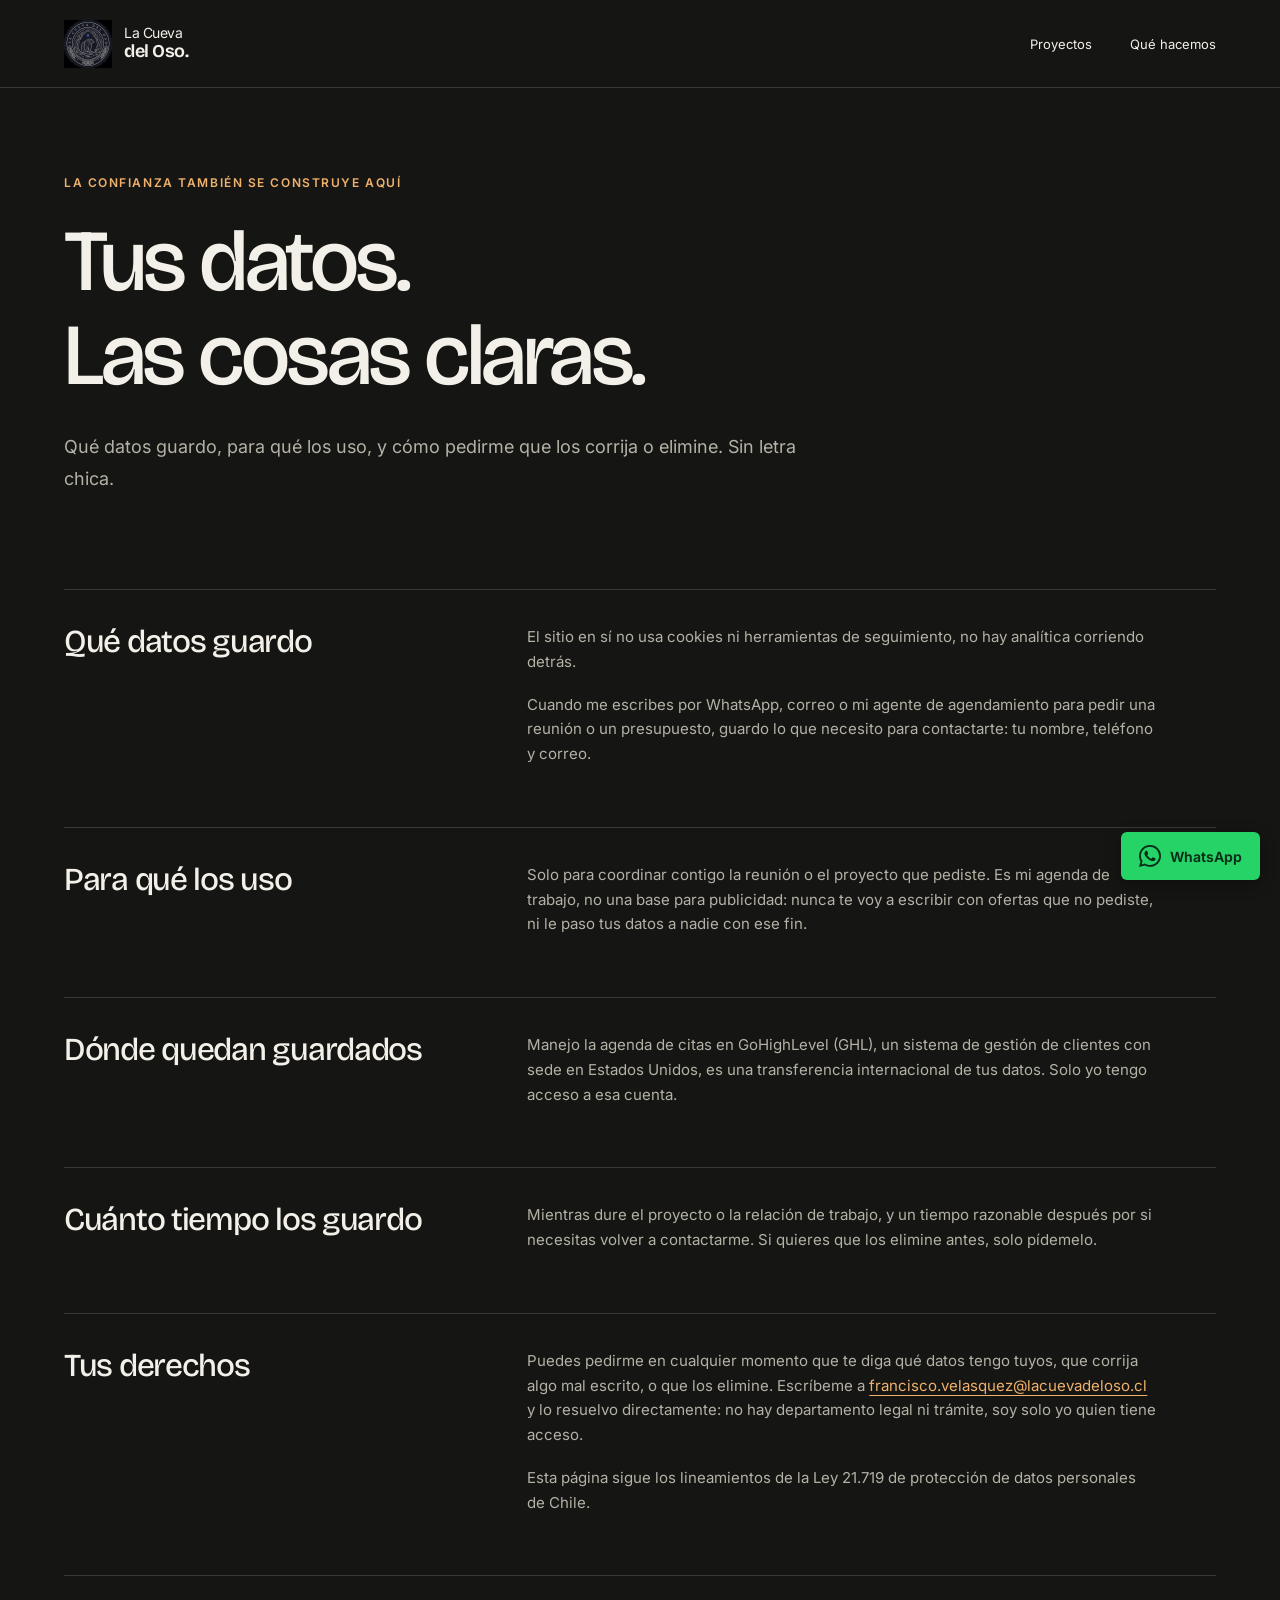
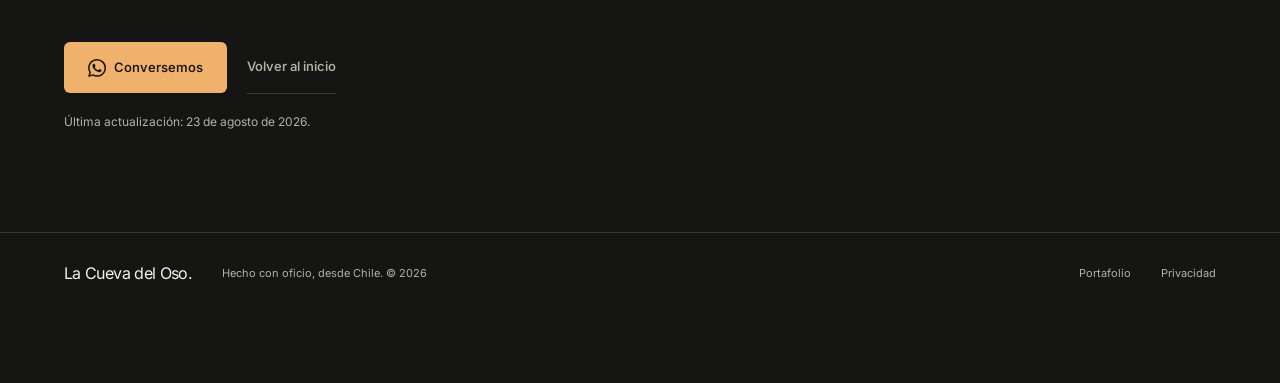
<file: privacidad.html>
<!doctype html>
<html lang="es"><head>
<meta charset="UTF-8"><meta name="viewport" content="width=device-width, initial-scale=1">
<meta property="og:type" content="website"><meta property="og:locale" content="es_CL"><meta property="og:site_name" content="La Cueva del Oso"><meta property="og:title" content="Privacidad · La Cueva del Oso"><meta property="og:url" content="https://lacuevadeloso.cl/privacidad.html"><meta property="og:image" content="https://lacuevadeloso.cl/img/og.jpg"><meta property="og:image:width" content="1200"><meta property="og:image:height" content="630"><meta name="twitter:card" content="summary_large_image">
<title>Privacidad · La Cueva del Oso</title><meta name="description" content="Qué datos guarda La Cueva del Oso, para qué los usa y cómo pedir que se corrijan o eliminen.">
<meta name="robots" content="index, follow"><meta name="theme-color" content="#151513">
<link rel="icon" href="favicon.svg" type="image/svg+xml">
<link rel="preload" href="fonts/inter-latin.woff2" as="font" type="font/woff2" crossorigin>
<link rel="stylesheet" href="assets/site.css?v=20261004-slop"><link rel="stylesheet" href="assets/pages.css?v=20261004-slop">
<script src="assets/site.js?v=20261004-slop" defer></script>
</head><body class="interior privacy-page"><a class="skip" href="#contenido">Saltar al contenido</a>
<header class="header">
  <a class="brand" href="index.html" aria-label="La Cueva del Oso, inicio"><img src="brand/logo-avatar-512.webp" width="48" height="48" alt=""><span>La Cueva<br><strong>del Oso.</strong></span></a>
  <nav aria-label="Principal"><a href="portafolio.html">Proyectos</a><a href="index.html#servicios">Qué hacemos</a></nav>
</header>
<main id="contenido">

  <section class="page-head">
    <div class="wrap">
      <p class="eyebrow">La confianza también se construye aquí</p><h1>Tus datos.<br><em>Las cosas claras.</em></h1>
      <p class="lede">Qué datos guardo, para qué los uso, y cómo pedirme que los corrija o elimine. Sin letra chica.</p>
    </div>
  </section>

  <section class="section" data-reveal >
    <div class="wrap">
      <div class="section-head">
        <h2>Qué datos guardo</h2>
      </div>
      <div class="cobro">
        <p>El sitio en sí no usa cookies ni herramientas de seguimiento, no hay analítica corriendo detrás.</p>
        <p>Cuando me escribes por WhatsApp, correo o mi agente de agendamiento para pedir una reunión o un presupuesto, guardo lo que necesito para contactarte: tu nombre, teléfono y correo.</p>
      </div>
    </div>
  </section>

  <section class="section" data-reveal>
    <div class="wrap">
      <div class="section-head">
        <h2>Para qué los uso</h2>
      </div>
      <div class="cobro">
        <p>Solo para coordinar contigo la reunión o el proyecto que pediste. Es mi agenda de trabajo, no una base para publicidad: nunca te voy a escribir con ofertas que no pediste, ni le paso tus datos a nadie con ese fin.</p>
      </div>
    </div>
  </section>

  <section class="section" data-reveal>
    <div class="wrap">
      <div class="section-head">
        <h2>Dónde quedan guardados</h2>
      </div>
      <div class="cobro">
        <p>Manejo la agenda de citas en GoHighLevel (GHL), un sistema de gestión de clientes con sede en Estados Unidos, es una transferencia internacional de tus datos. Solo yo tengo acceso a esa cuenta.</p>
      </div>
    </div>
  </section>

  <section class="section" data-reveal>
    <div class="wrap">
      <div class="section-head">
        <h2>Cuánto tiempo los guardo</h2>
      </div>
      <div class="cobro">
        <p>Mientras dure el proyecto o la relación de trabajo, y un tiempo razonable después por si necesitas volver a contactarme. Si quieres que los elimine antes, solo pídemelo.</p>
      </div>
    </div>
  </section>

  <section class="section" data-reveal>
    <div class="wrap">
      <div class="section-head">
        <h2>Tus derechos</h2>
      </div>
      <div class="cobro">
        <p>Puedes pedirme en cualquier momento que te diga qué datos tengo tuyos, que corrija algo mal escrito, o que los elimine. Escríbeme a <a href="mailto:francisco.velasquez@lacuevadeloso.cl">francisco.velasquez@lacuevadeloso.cl</a> y lo resuelvo directamente: no hay departamento legal ni trámite, soy solo yo quien tiene acceso.</p>
        <p>Esta página sigue los lineamientos de la Ley 21.719 de protección de datos personales de Chile.</p>
      </div>
    </div>
  </section>

  <section class="section" data-reveal>
    <div class="wrap">
      <div class="btn-row">
        <a class="btn btn-primary" href="index.html#contacto"><span class="contact-label"><svg class="whatsapp-icon" xmlns="http://www.w3.org/2000/svg" viewBox="0 0 24 24" width="18" height="18" fill="currentColor" aria-hidden="true" focusable="false"><path d="M20.52 3.48A11.91 11.91 0 0 0 12.04 0C5.46 0 .1 5.35.1 11.93c0 2.1.55 4.15 1.6 5.96L0 24l6.26-1.64a11.93 11.93 0 0 0 5.77 1.47h.01C18.62 23.83 24 18.48 24 11.9c0-3.19-1.24-6.18-3.48-8.42ZM12.04 21.8h-.01a9.9 9.9 0 0 1-5.05-1.38l-.36-.21-3.72.98.99-3.63-.24-.37a9.88 9.88 0 0 1-1.51-5.26c0-5.47 4.45-9.91 9.92-9.91a9.84 9.84 0 0 1 7.01 2.9 9.83 9.83 0 0 1 2.9 7.01c0 5.47-4.46 9.87-9.93 9.87Zm5.44-7.42c-.3-.15-1.77-.87-2.04-.97-.28-.1-.48-.15-.68.15-.2.3-.77.97-.95 1.17-.17.2-.35.22-.65.07-.3-.15-1.26-.46-2.4-1.48-.89-.79-1.49-1.77-1.66-2.07-.18-.3-.02-.46.13-.61.13-.13.3-.35.45-.52.15-.18.2-.3.3-.5.1-.2.05-.37-.03-.52-.07-.15-.67-1.62-.92-2.22-.24-.58-.49-.5-.67-.51h-.57c-.2 0-.52.07-.8.37-.27.3-1.04 1.02-1.04 2.49s1.07 2.89 1.22 3.09c.15.2 2.1 3.2 5.09 4.49.71.31 1.27.49 1.7.63.71.22 1.36.19 1.87.11.57-.08 1.77-.72 2.02-1.42.25-.7.25-1.3.17-1.42-.07-.13-.27-.2-.57-.35Z"/></svg>Conversemos</span></a>
        <a class="btn btn-ghost" href="index.html">Volver al inicio</a>
      </div>
      <p class="embed-note">Última actualización: 23 de agosto de 2026.</p>
    </div>
  </section>

</main>

<footer><a class="footer-brand" href="index.html">La Cueva del Oso.</a><span>Hecho con oficio, desde Chile. © 2026</span><a href="portafolio.html">Portafolio</a><a href="privacidad.html">Privacidad</a></footer>
<a class="whatsapp-float" href="https://wa.me/56957141786" target="_blank" rel="noopener" aria-label="WhatsApp: conversar con Francisco"><svg class="whatsapp-icon" xmlns="http://www.w3.org/2000/svg" viewBox="0 0 24 24" width="18" height="18" fill="currentColor" aria-hidden="true" focusable="false"><path d="M20.52 3.48A11.91 11.91 0 0 0 12.04 0C5.46 0 .1 5.35.1 11.93c0 2.1.55 4.15 1.6 5.96L0 24l6.26-1.64a11.93 11.93 0 0 0 5.77 1.47h.01C18.62 23.83 24 18.48 24 11.9c0-3.19-1.24-6.18-3.48-8.42ZM12.04 21.8h-.01a9.9 9.9 0 0 1-5.05-1.38l-.36-.21-3.72.98.99-3.63-.24-.37a9.88 9.88 0 0 1-1.51-5.26c0-5.47 4.45-9.91 9.92-9.91a9.84 9.84 0 0 1 7.01 2.9 9.83 9.83 0 0 1 2.9 7.01c0 5.47-4.46 9.87-9.93 9.87Zm5.44-7.42c-.3-.15-1.77-.87-2.04-.97-.28-.1-.48-.15-.68.15-.2.3-.77.97-.95 1.17-.17.2-.35.22-.65.07-.3-.15-1.26-.46-2.4-1.48-.89-.79-1.49-1.77-1.66-2.07-.18-.3-.02-.46.13-.61.13-.13.3-.35.45-.52.15-.18.2-.3.3-.5.1-.2.05-.37-.03-.52-.07-.15-.67-1.62-.92-2.22-.24-.58-.49-.5-.67-.51h-.57c-.2 0-.52.07-.8.37-.27.3-1.04 1.02-1.04 2.49s1.07 2.89 1.22 3.09c.15.2 2.1 3.2 5.09 4.49.71.31 1.27.49 1.7.63.71.22 1.36.19 1.87.11.57-.08 1.77-.72 2.02-1.42.25-.7.25-1.3.17-1.42-.07-.13-.27-.2-.57-.35Z"/></svg><span>WhatsApp</span></a>
</body></html>
</file>
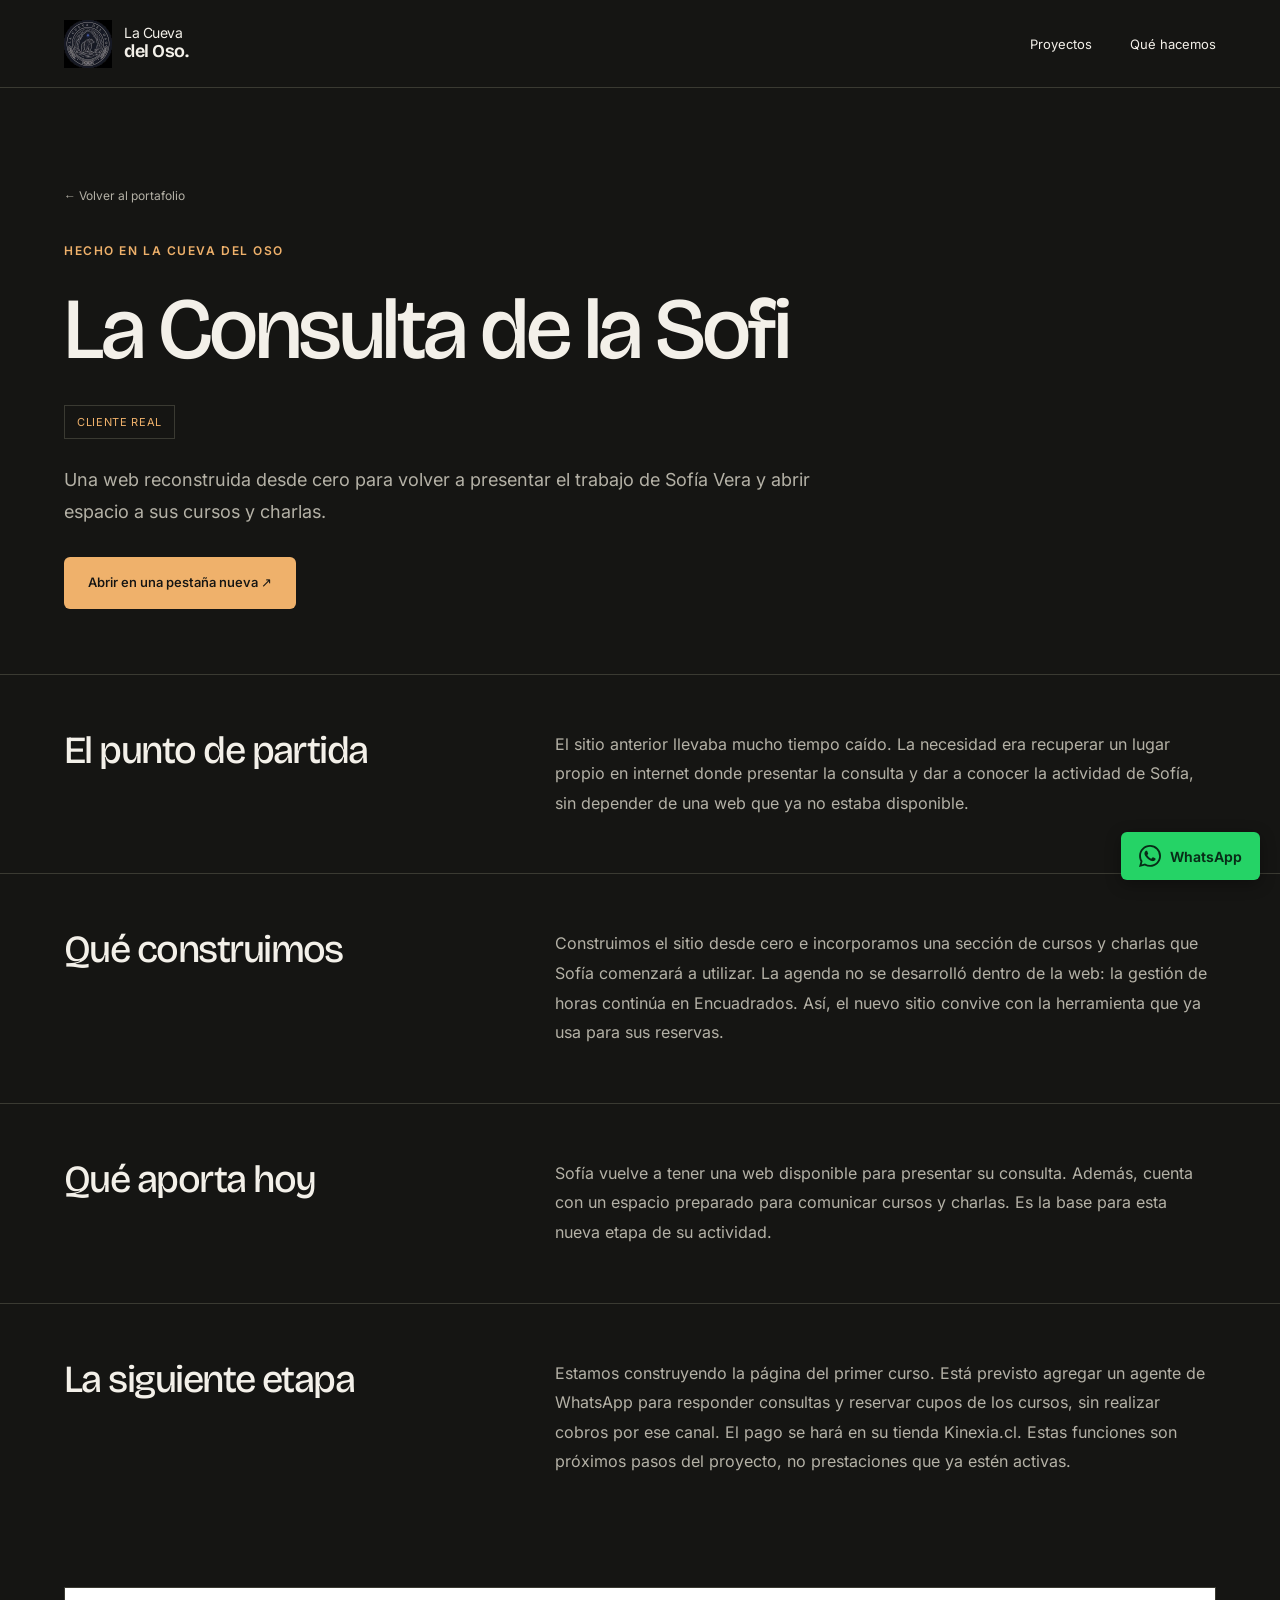
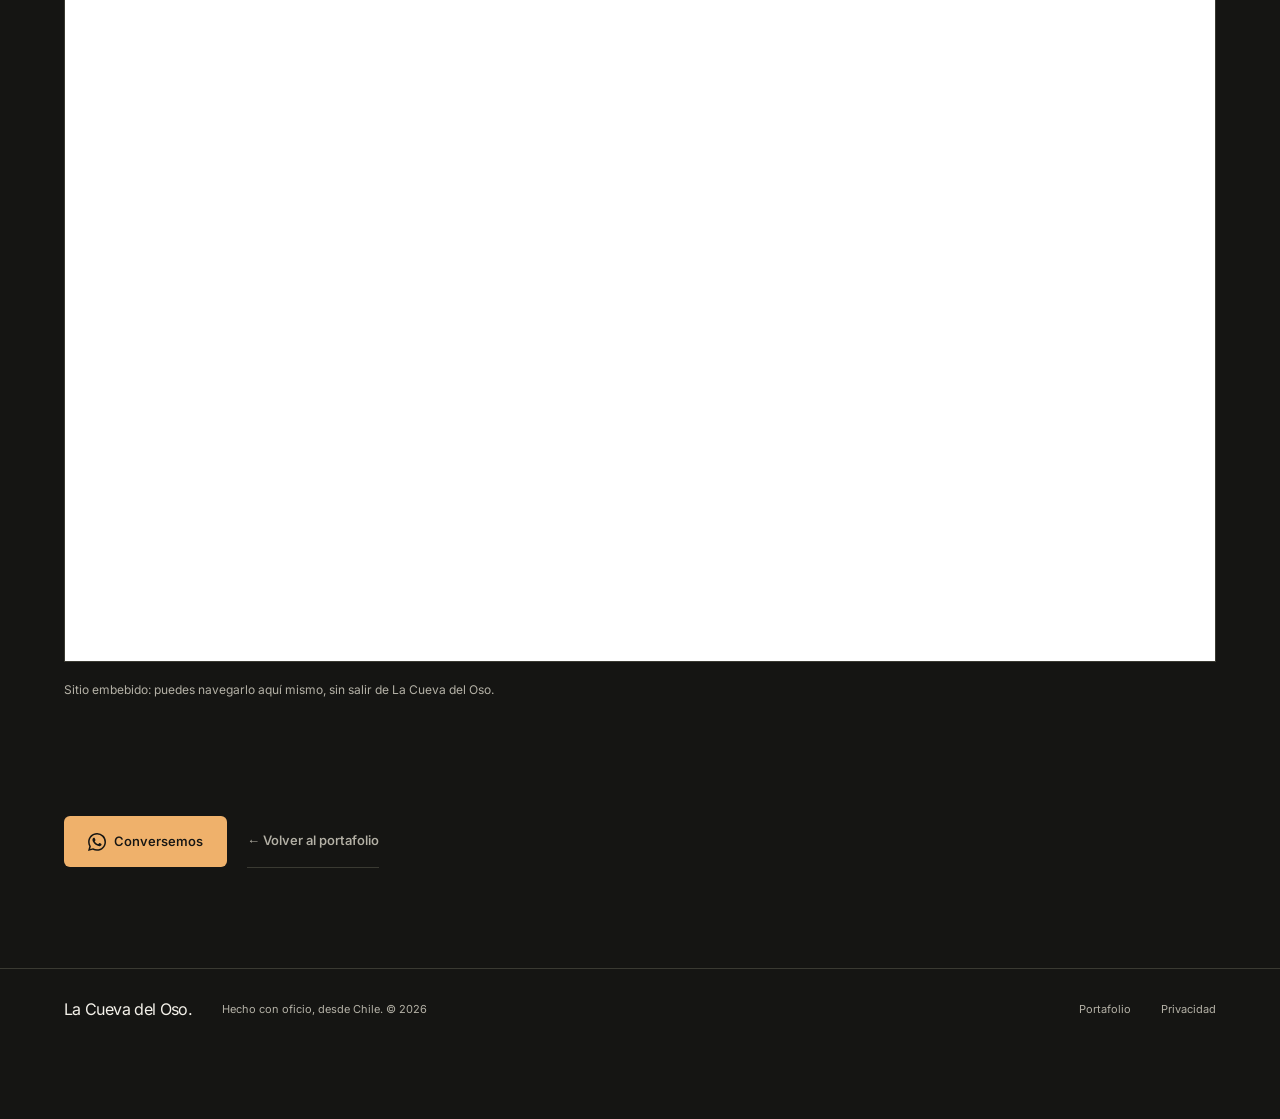
<file: proyectos/la-consulta-de-la-sofi.html>
<!doctype html>
<html lang="es"><head>
<meta charset="UTF-8"><meta name="viewport" content="width=device-width, initial-scale=1">
<title>Reconstrucción web para La Consulta de la Sofi | La Cueva del Oso</title><meta name="description" content="Sitio reconstruido desde cero para Sofía Vera, con una sección de cursos y charlas. Agenda en Encuadrados y nuevas etapas en desarrollo.">
<meta name="robots" content="index, follow"><meta name="theme-color" content="#151513">
<link rel="icon" href="../favicon.svg" type="image/svg+xml">
<link rel="preload" href="../fonts/inter-latin.woff2" as="font" type="font/woff2" crossorigin>
<link rel="stylesheet" href="../assets/site.css?v=20261004-slop"><link rel="stylesheet" href="../assets/pages.css?v=20261004-slop">
<script src="../assets/site.js?v=20261004-slop" defer></script>
<link rel="canonical" href="https://lacuevadeloso.cl/proyectos/la-consulta-de-la-sofi.html">
<meta property="og:type" content="website"><meta property="og:locale" content="es_CL"><meta property="og:title" content="Reconstrucción web para La Consulta de la Sofi"><meta property="og:description" content="Sitio reconstruido desde cero para Sofía Vera, con una sección de cursos y charlas. Agenda en Encuadrados y nuevas etapas en desarrollo."><meta property="og:url" content="https://lacuevadeloso.cl/proyectos/la-consulta-de-la-sofi.html"><meta property="og:image" content="https://lacuevadeloso.cl/img/og.jpg"><meta property="og:image:width" content="1200"><meta property="og:image:height" content="630"><meta name="twitter:card" content="summary_large_image">
</head><body class="interior project-page"><a class="skip" href="#contenido">Saltar al contenido</a>
<header class="header">
  <a class="brand" href="../index.html" aria-label="La Cueva del Oso, inicio"><img src="../brand/logo-avatar-512.webp" width="48" height="48" alt=""><span>La Cueva<br><strong>del Oso.</strong></span></a>
  <nav aria-label="Principal"><a href="../portafolio.html">Proyectos</a><a href="../index.html#servicios">Qué hacemos</a></nav>
</header>
<main id="contenido">

  <section class="page-head">
    <div class="wrap">
      <a class="breadcrumb" href="../portafolio.html">← Volver al portafolio</a>
      <p class="eyebrow">Hecho en La Cueva del Oso</p><h1>La Consulta de la Sofi</h1>
      <div class="tag-row">
        <span class="work-tag">Cliente real</span>
      </div>
      <p class="lede">Una web reconstruida desde cero para volver a presentar el trabajo de Sofía Vera y abrir espacio a sus cursos y charlas.</p>
      <div class="btn-row">
        <a class="btn btn-primary" href="https://laconsultadelasofi.cl" target="_blank" rel="noopener">Abrir en una pestaña nueva ↗</a>
      </div>
    </div>
  </section>

<section class="section case-story" aria-labelledby="caso-1"><h2 id="caso-1">El punto de partida</h2><p>El sitio anterior llevaba mucho tiempo caído. La necesidad era recuperar un lugar propio en internet donde presentar la consulta y dar a conocer la actividad de Sofía, sin depender de una web que ya no estaba disponible.</p></section>
<section class="section case-story" aria-labelledby="caso-2"><h2 id="caso-2">Qué construimos</h2><p>Construimos el sitio desde cero e incorporamos una sección de cursos y charlas que Sofía comenzará a utilizar. La agenda no se desarrolló dentro de la web: la gestión de horas continúa en Encuadrados. Así, el nuevo sitio convive con la herramienta que ya usa para sus reservas.</p></section>
<section class="section case-story" aria-labelledby="caso-3"><h2 id="caso-3">Qué aporta hoy</h2><p>Sofía vuelve a tener una web disponible para presentar su consulta. Además, cuenta con un espacio preparado para comunicar cursos y charlas. Es la base para esta nueva etapa de su actividad.</p></section>
<section class="section case-story" aria-labelledby="caso-4"><h2 id="caso-4">La siguiente etapa</h2><p>Estamos construyendo la página del primer curso. Está previsto agregar un agente de WhatsApp para responder consultas y reservar cupos de los cursos, sin realizar cobros por ese canal. El pago se hará en su tienda Kinexia.cl. Estas funciones son próximos pasos del proyecto, no prestaciones que ya estén activas.</p></section>

  <section class="section" data-reveal >
    <div class="wrap">
      <iframe class="embed-frame" src="https://laconsultadelasofi.cl" title="Sitio de La Consulta de la Sofi" loading="lazy"></iframe>
      <p class="embed-note">Sitio embebido: puedes navegarlo aquí mismo, sin salir de La Cueva del Oso.</p>
    </div>
  </section>

  <section class="section" data-reveal>
    <div class="wrap">
      <div class="btn-row">
        <a class="btn btn-primary" href="../index.html#contacto"><span class="contact-label"><svg class="whatsapp-icon" xmlns="http://www.w3.org/2000/svg" viewBox="0 0 24 24" width="18" height="18" fill="currentColor" aria-hidden="true" focusable="false"><path d="M20.52 3.48A11.91 11.91 0 0 0 12.04 0C5.46 0 .1 5.35.1 11.93c0 2.1.55 4.15 1.6 5.96L0 24l6.26-1.64a11.93 11.93 0 0 0 5.77 1.47h.01C18.62 23.83 24 18.48 24 11.9c0-3.19-1.24-6.18-3.48-8.42ZM12.04 21.8h-.01a9.9 9.9 0 0 1-5.05-1.38l-.36-.21-3.72.98.99-3.63-.24-.37a9.88 9.88 0 0 1-1.51-5.26c0-5.47 4.45-9.91 9.92-9.91a9.84 9.84 0 0 1 7.01 2.9 9.83 9.83 0 0 1 2.9 7.01c0 5.47-4.46 9.87-9.93 9.87Zm5.44-7.42c-.3-.15-1.77-.87-2.04-.97-.28-.1-.48-.15-.68.15-.2.3-.77.97-.95 1.17-.17.2-.35.22-.65.07-.3-.15-1.26-.46-2.4-1.48-.89-.79-1.49-1.77-1.66-2.07-.18-.3-.02-.46.13-.61.13-.13.3-.35.45-.52.15-.18.2-.3.3-.5.1-.2.05-.37-.03-.52-.07-.15-.67-1.62-.92-2.22-.24-.58-.49-.5-.67-.51h-.57c-.2 0-.52.07-.8.37-.27.3-1.04 1.02-1.04 2.49s1.07 2.89 1.22 3.09c.15.2 2.1 3.2 5.09 4.49.71.31 1.27.49 1.7.63.71.22 1.36.19 1.87.11.57-.08 1.77-.72 2.02-1.42.25-.7.25-1.3.17-1.42-.07-.13-.27-.2-.57-.35Z"/></svg>Conversemos</span></a>
        <a class="btn btn-ghost" href="../portafolio.html">← Volver al portafolio</a>
      </div>
    </div>
  </section>

</main>

<footer><a class="footer-brand" href="../index.html">La Cueva del Oso.</a><span>Hecho con oficio, desde Chile. © 2026</span><a href="../portafolio.html">Portafolio</a><a href="../privacidad.html">Privacidad</a></footer>
<a class="whatsapp-float" href="https://wa.me/56957141786" target="_blank" rel="noopener" aria-label="WhatsApp: conversar con Francisco"><svg class="whatsapp-icon" xmlns="http://www.w3.org/2000/svg" viewBox="0 0 24 24" width="18" height="18" fill="currentColor" aria-hidden="true" focusable="false"><path d="M20.52 3.48A11.91 11.91 0 0 0 12.04 0C5.46 0 .1 5.35.1 11.93c0 2.1.55 4.15 1.6 5.96L0 24l6.26-1.64a11.93 11.93 0 0 0 5.77 1.47h.01C18.62 23.83 24 18.48 24 11.9c0-3.19-1.24-6.18-3.48-8.42ZM12.04 21.8h-.01a9.9 9.9 0 0 1-5.05-1.38l-.36-.21-3.72.98.99-3.63-.24-.37a9.88 9.88 0 0 1-1.51-5.26c0-5.47 4.45-9.91 9.92-9.91a9.84 9.84 0 0 1 7.01 2.9 9.83 9.83 0 0 1 2.9 7.01c0 5.47-4.46 9.87-9.93 9.87Zm5.44-7.42c-.3-.15-1.77-.87-2.04-.97-.28-.1-.48-.15-.68.15-.2.3-.77.97-.95 1.17-.17.2-.35.22-.65.07-.3-.15-1.26-.46-2.4-1.48-.89-.79-1.49-1.77-1.66-2.07-.18-.3-.02-.46.13-.61.13-.13.3-.35.45-.52.15-.18.2-.3.3-.5.1-.2.05-.37-.03-.52-.07-.15-.67-1.62-.92-2.22-.24-.58-.49-.5-.67-.51h-.57c-.2 0-.52.07-.8.37-.27.3-1.04 1.02-1.04 2.49s1.07 2.89 1.22 3.09c.15.2 2.1 3.2 5.09 4.49.71.31 1.27.49 1.7.63.71.22 1.36.19 1.87.11.57-.08 1.77-.72 2.02-1.42.25-.7.25-1.3.17-1.42-.07-.13-.27-.2-.57-.35Z"/></svg><span>WhatsApp</span></a>
</body></html>
</file>
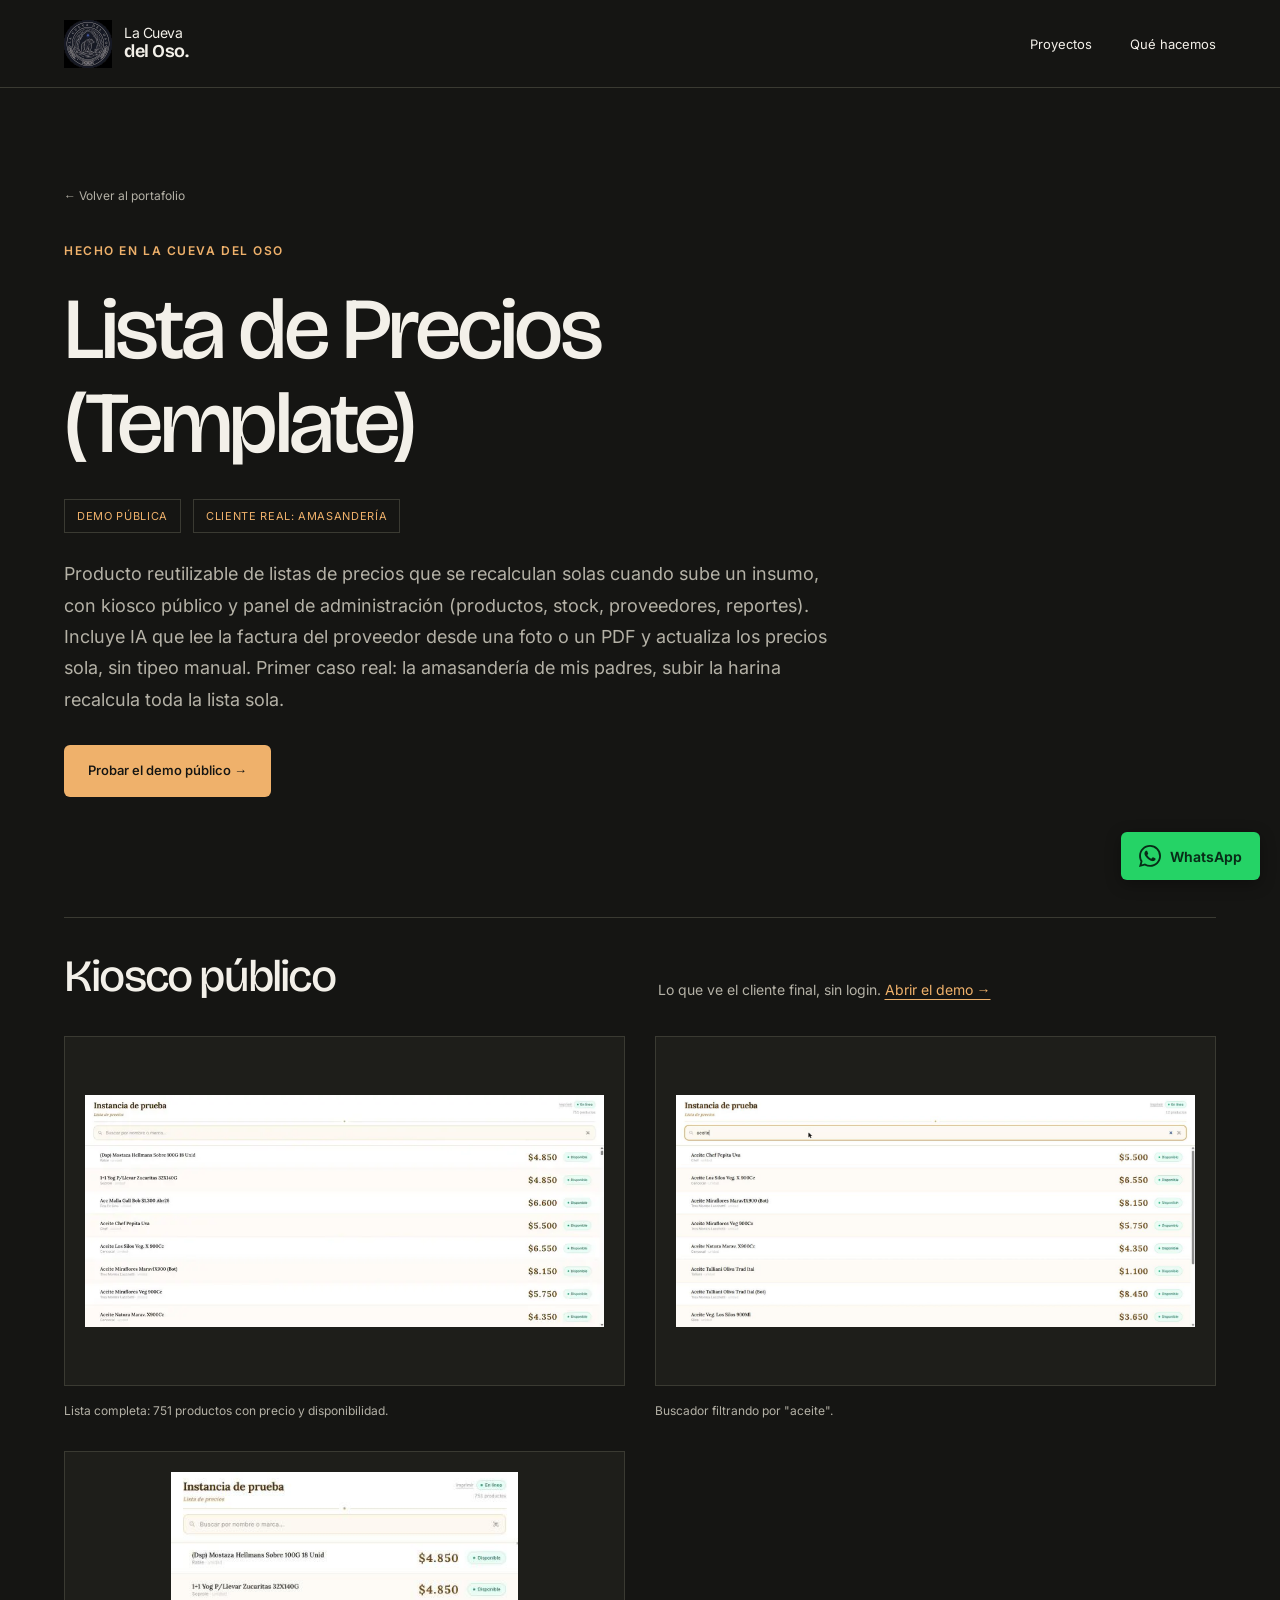
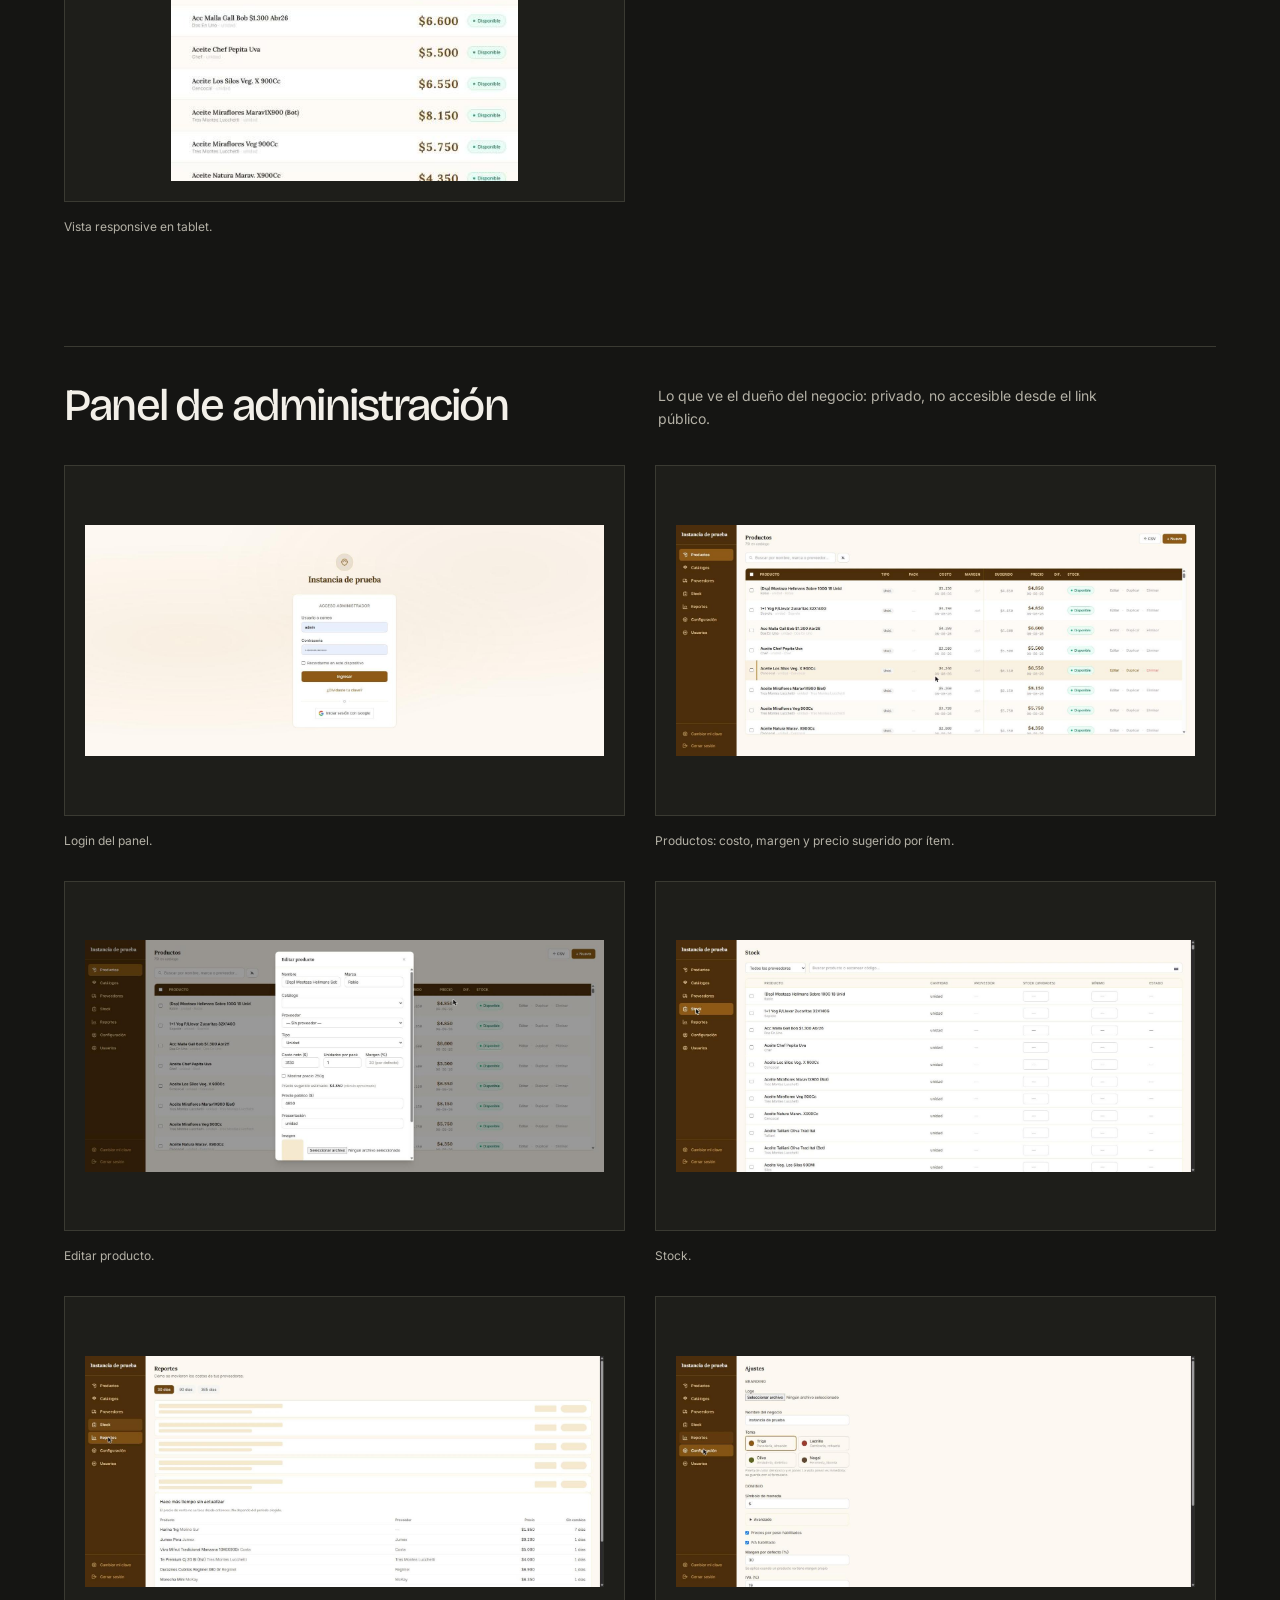
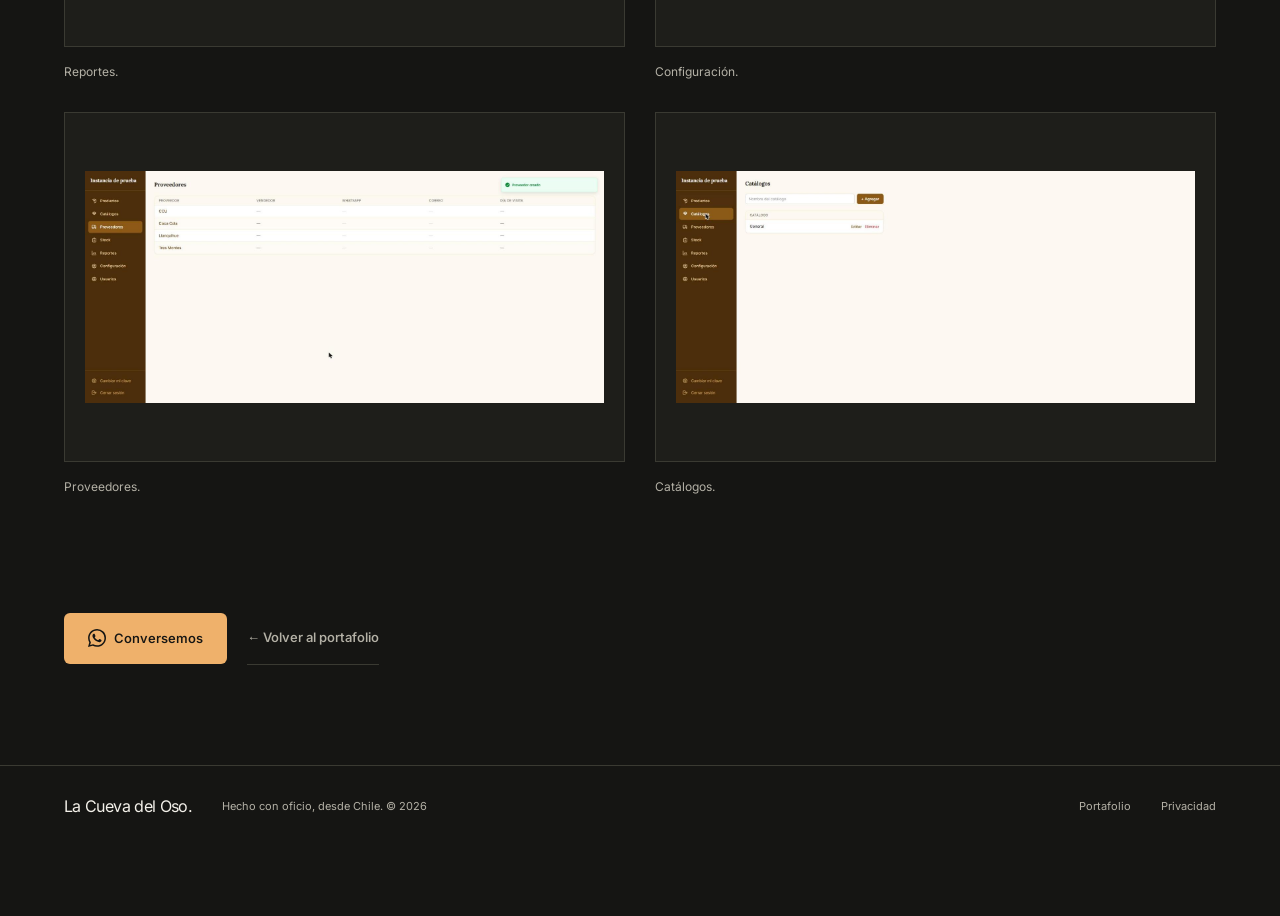
<file: proyectos/lista-de-precios.html>
<!doctype html>
<html lang="es"><head>
<meta charset="UTF-8"><meta name="viewport" content="width=device-width, initial-scale=1">
<meta property="og:type" content="website"><meta property="og:locale" content="es_CL"><meta property="og:site_name" content="La Cueva del Oso"><meta property="og:title" content="Lista de Precios (Template) · Portafolio · La Cueva del Oso"><meta property="og:url" content="https://lacuevadeloso.cl/proyectos/lista-de-precios.html"><meta property="og:image" content="https://lacuevadeloso.cl/img/og.jpg"><meta property="og:image:width" content="1200"><meta property="og:image:height" content="630"><meta name="twitter:card" content="summary_large_image">
<title>Lista de Precios (Template) · Portafolio · La Cueva del Oso</title><meta name="description" content="Producto de listas de precios que se recalculan solas, con kiosco público, panel de administración e IA que lee facturas desde foto o PDF.">
<meta name="robots" content="index, follow"><meta name="theme-color" content="#151513">
<link rel="icon" href="../favicon.svg" type="image/svg+xml">
<link rel="preload" href="../fonts/inter-latin.woff2" as="font" type="font/woff2" crossorigin>
<link rel="stylesheet" href="../assets/site.css?v=20261004-slop"><link rel="stylesheet" href="../assets/pages.css?v=20261004-slop">
<script src="../assets/site.js?v=20261004-slop" defer></script>
</head><body class="interior project-page"><a class="skip" href="#contenido">Saltar al contenido</a>
<header class="header">
  <a class="brand" href="../index.html" aria-label="La Cueva del Oso, inicio"><img src="../brand/logo-avatar-512.webp" width="48" height="48" alt=""><span>La Cueva<br><strong>del Oso.</strong></span></a>
  <nav aria-label="Principal"><a href="../portafolio.html">Proyectos</a><a href="../index.html#servicios">Qué hacemos</a></nav>
</header>
<main id="contenido">

  <section class="page-head">
    <div class="wrap">
      <a class="breadcrumb" href="../portafolio.html">← Volver al portafolio</a>
      <p class="eyebrow">Hecho en La Cueva del Oso</p><h1>Lista de Precios (Template)</h1>
      <div class="tag-row">
        <span class="work-tag">Demo pública</span>
        <span class="work-tag">Cliente real: Amasandería</span>
      </div>
      <p class="lede">Producto reutilizable de listas de precios que se recalculan solas cuando sube un insumo, con kiosco público y panel de administración (productos, stock, proveedores, reportes). Incluye IA que lee la factura del proveedor desde una foto o un PDF y actualiza los precios sola, sin tipeo manual. Primer caso real: la amasandería de mis padres, subir la harina recalcula toda la lista sola.</p>
      <div class="btn-row">
        <a class="btn btn-primary" href="https://prueba.preciario.cl" target="_blank" rel="noopener">Probar el demo público →</a>
      </div>
    </div>
  </section>

  <section class="section" data-reveal >
    <div class="wrap">
      <div class="section-head">
        <h2>Kiosco público</h2>
        <p class="section-sub">Lo que ve el cliente final, sin login. <a href="https://prueba.preciario.cl" target="_blank" rel="noopener">Abrir el demo →</a></p>
      </div>
      <div class="gallery">
        <figure class="gallery-item card" tabindex="0" role="button" aria-label="Ampliar: Lista completa">
          <img src="../img/proyectos/lista-de-precios/kiosco-lista-completa.webp" width="900" height="401" loading="lazy" decoding="async"
               alt="Lista completa del kiosco público: 751 productos con precio y disponibilidad.">
          <figcaption>Lista completa: 751 productos con precio y disponibilidad.</figcaption>
        </figure>
        <figure class="gallery-item card" tabindex="0" role="button" aria-label="Ampliar: Buscador">
          <img src="../img/proyectos/lista-de-precios/kiosco-busqueda.jpg" width="1568" height="699" loading="lazy" decoding="async"
               alt="Buscador del kiosco público filtrando por la palabra aceite.">
          <figcaption>Buscador filtrando por "aceite".</figcaption>
        </figure>
        <figure class="gallery-item card" tabindex="0" role="button" aria-label="Ampliar: Vista tablet">
          <img src="../img/proyectos/lista-de-precios/kiosco-tablet.jpg" width="463" height="412" loading="lazy" decoding="async"
               alt="Vista responsive del kiosco público en tablet.">
          <figcaption>Vista responsive en tablet.</figcaption>
        </figure>
      </div>
    </div>
  </section>

  <section class="section" data-reveal >
    <div class="wrap">
      <div class="section-head">
        <h2>Panel de administración</h2>
        <p class="section-sub">Lo que ve el dueño del negocio: privado, no accesible desde el link público.</p>
      </div>
      <div class="gallery">
        <figure class="gallery-item card" tabindex="0" role="button" aria-label="Ampliar: Login del panel">
          <img src="../img/proyectos/lista-de-precios/admin-login.jpg" width="1568" height="699" loading="lazy" decoding="async"
               alt="Pantalla de login del panel de administración.">
          <figcaption>Login del panel.</figcaption>
        </figure>
        <figure class="gallery-item card" tabindex="0" role="button" aria-label="Ampliar: Productos">
          <img src="../img/proyectos/lista-de-precios/admin-productos.jpg" width="1568" height="699" loading="lazy" decoding="async"
               alt="Panel de productos con columnas de costo, margen y precio sugerido.">
          <figcaption>Productos: costo, margen y precio sugerido por ítem.</figcaption>
        </figure>
        <figure class="gallery-item card" tabindex="0" role="button" aria-label="Ampliar: Editar producto">
          <img src="../img/proyectos/lista-de-precios/admin-editar-producto.jpg" width="1568" height="699" loading="lazy" decoding="async"
               alt="Modal para editar un producto.">
          <figcaption>Editar producto.</figcaption>
        </figure>
        <figure class="gallery-item card" tabindex="0" role="button" aria-label="Ampliar: Stock">
          <img src="../img/proyectos/lista-de-precios/admin-stock.jpg" width="1568" height="699" loading="lazy" decoding="async"
               alt="Panel de control de stock.">
          <figcaption>Stock.</figcaption>
        </figure>
        <figure class="gallery-item card" tabindex="0" role="button" aria-label="Ampliar: Reportes">
          <img src="../img/proyectos/lista-de-precios/admin-reportes.jpg" width="1568" height="699" loading="lazy" decoding="async"
               alt="Panel de reportes.">
          <figcaption>Reportes.</figcaption>
        </figure>
        <figure class="gallery-item card" tabindex="0" role="button" aria-label="Ampliar: Configuración">
          <img src="../img/proyectos/lista-de-precios/admin-configuracion.jpg" width="1568" height="699" loading="lazy" decoding="async"
               alt="Panel de configuración del negocio.">
          <figcaption>Configuración.</figcaption>
        </figure>
        <figure class="gallery-item card" tabindex="0" role="button" aria-label="Ampliar: Proveedores">
          <img src="../img/proyectos/lista-de-precios/admin-proveedores.jpg" width="1568" height="699" loading="lazy" decoding="async"
               alt="Panel de proveedores.">
          <figcaption>Proveedores.</figcaption>
        </figure>
        <figure class="gallery-item card" tabindex="0" role="button" aria-label="Ampliar: Catálogos">
          <img src="../img/proyectos/lista-de-precios/admin-catalogos.jpg" width="1568" height="699" loading="lazy" decoding="async"
               alt="Panel de catálogos.">
          <figcaption>Catálogos.</figcaption>
        </figure>
      </div>
    </div>
  </section>

  <section class="section" data-reveal>
    <div class="wrap">
      <div class="btn-row">
        <a class="btn btn-primary" href="../index.html#contacto"><span class="contact-label"><svg class="whatsapp-icon" xmlns="http://www.w3.org/2000/svg" viewBox="0 0 24 24" width="18" height="18" fill="currentColor" aria-hidden="true" focusable="false"><path d="M20.52 3.48A11.91 11.91 0 0 0 12.04 0C5.46 0 .1 5.35.1 11.93c0 2.1.55 4.15 1.6 5.96L0 24l6.26-1.64a11.93 11.93 0 0 0 5.77 1.47h.01C18.62 23.83 24 18.48 24 11.9c0-3.19-1.24-6.18-3.48-8.42ZM12.04 21.8h-.01a9.9 9.9 0 0 1-5.05-1.38l-.36-.21-3.72.98.99-3.63-.24-.37a9.88 9.88 0 0 1-1.51-5.26c0-5.47 4.45-9.91 9.92-9.91a9.84 9.84 0 0 1 7.01 2.9 9.83 9.83 0 0 1 2.9 7.01c0 5.47-4.46 9.87-9.93 9.87Zm5.44-7.42c-.3-.15-1.77-.87-2.04-.97-.28-.1-.48-.15-.68.15-.2.3-.77.97-.95 1.17-.17.2-.35.22-.65.07-.3-.15-1.26-.46-2.4-1.48-.89-.79-1.49-1.77-1.66-2.07-.18-.3-.02-.46.13-.61.13-.13.3-.35.45-.52.15-.18.2-.3.3-.5.1-.2.05-.37-.03-.52-.07-.15-.67-1.62-.92-2.22-.24-.58-.49-.5-.67-.51h-.57c-.2 0-.52.07-.8.37-.27.3-1.04 1.02-1.04 2.49s1.07 2.89 1.22 3.09c.15.2 2.1 3.2 5.09 4.49.71.31 1.27.49 1.7.63.71.22 1.36.19 1.87.11.57-.08 1.77-.72 2.02-1.42.25-.7.25-1.3.17-1.42-.07-.13-.27-.2-.57-.35Z"/></svg>Conversemos</span></a>
        <a class="btn btn-ghost" href="../portafolio.html">← Volver al portafolio</a>
      </div>
    </div>
  </section>

</main>
<dialog id="lightbox" class="lightbox" aria-label="Imagen ampliada" aria-describedby="lightbox-caption">
<button class="lightbox-close" type="button" aria-label="Cerrar imagen ampliada">Cerrar <span aria-hidden="true">×</span></button>
<img id="lightbox-img" alt=""><p id="lightbox-caption"></p></dialog>
<footer><a class="footer-brand" href="../index.html">La Cueva del Oso.</a><span>Hecho con oficio, desde Chile. © 2026</span><a href="../portafolio.html">Portafolio</a><a href="../privacidad.html">Privacidad</a></footer>
<a class="whatsapp-float" href="https://wa.me/56957141786" target="_blank" rel="noopener" aria-label="WhatsApp: conversar con Francisco"><svg class="whatsapp-icon" xmlns="http://www.w3.org/2000/svg" viewBox="0 0 24 24" width="18" height="18" fill="currentColor" aria-hidden="true" focusable="false"><path d="M20.52 3.48A11.91 11.91 0 0 0 12.04 0C5.46 0 .1 5.35.1 11.93c0 2.1.55 4.15 1.6 5.96L0 24l6.26-1.64a11.93 11.93 0 0 0 5.77 1.47h.01C18.62 23.83 24 18.48 24 11.9c0-3.19-1.24-6.18-3.48-8.42ZM12.04 21.8h-.01a9.9 9.9 0 0 1-5.05-1.38l-.36-.21-3.72.98.99-3.63-.24-.37a9.88 9.88 0 0 1-1.51-5.26c0-5.47 4.45-9.91 9.92-9.91a9.84 9.84 0 0 1 7.01 2.9 9.83 9.83 0 0 1 2.9 7.01c0 5.47-4.46 9.87-9.93 9.87Zm5.44-7.42c-.3-.15-1.77-.87-2.04-.97-.28-.1-.48-.15-.68.15-.2.3-.77.97-.95 1.17-.17.2-.35.22-.65.07-.3-.15-1.26-.46-2.4-1.48-.89-.79-1.49-1.77-1.66-2.07-.18-.3-.02-.46.13-.61.13-.13.3-.35.45-.52.15-.18.2-.3.3-.5.1-.2.05-.37-.03-.52-.07-.15-.67-1.62-.92-2.22-.24-.58-.49-.5-.67-.51h-.57c-.2 0-.52.07-.8.37-.27.3-1.04 1.02-1.04 2.49s1.07 2.89 1.22 3.09c.15.2 2.1 3.2 5.09 4.49.71.31 1.27.49 1.7.63.71.22 1.36.19 1.87.11.57-.08 1.77-.72 2.02-1.42.25-.7.25-1.3.17-1.42-.07-.13-.27-.2-.57-.35Z"/></svg><span>WhatsApp</span></a>
</body></html>
</file>
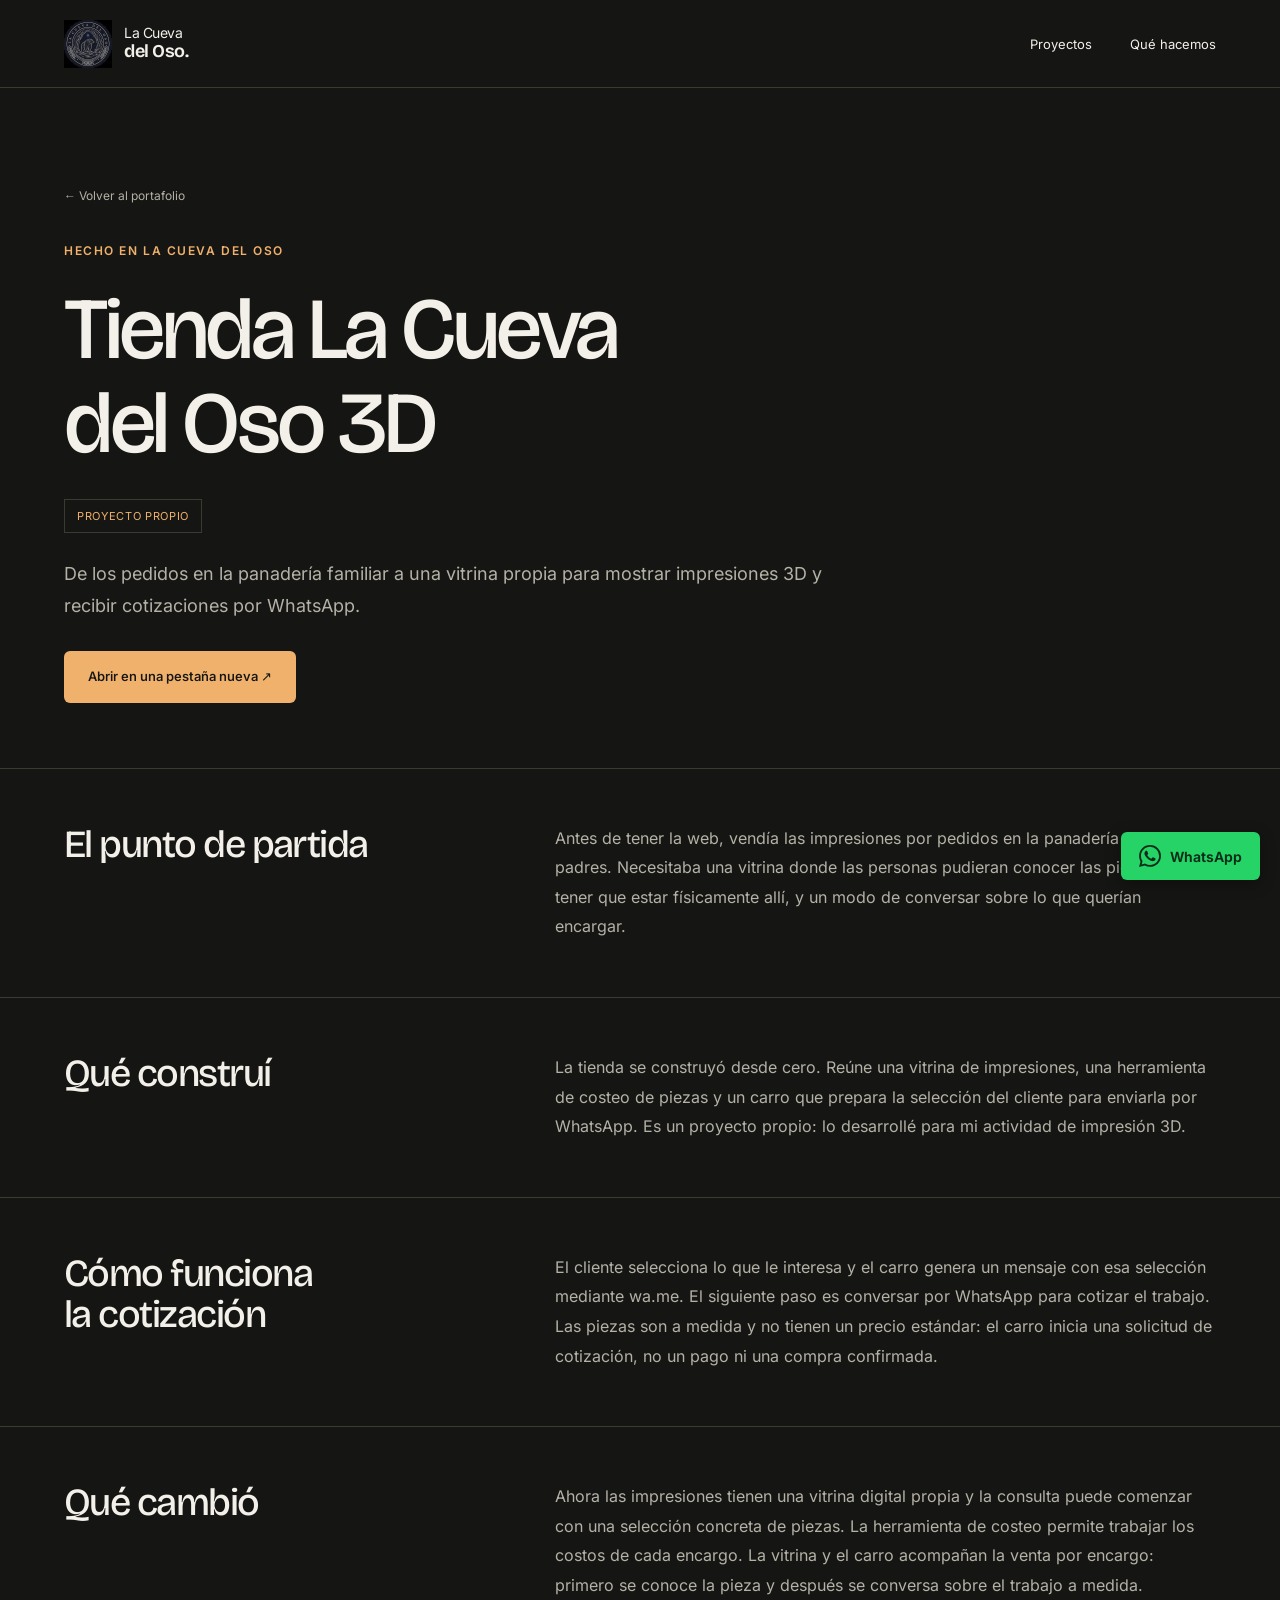
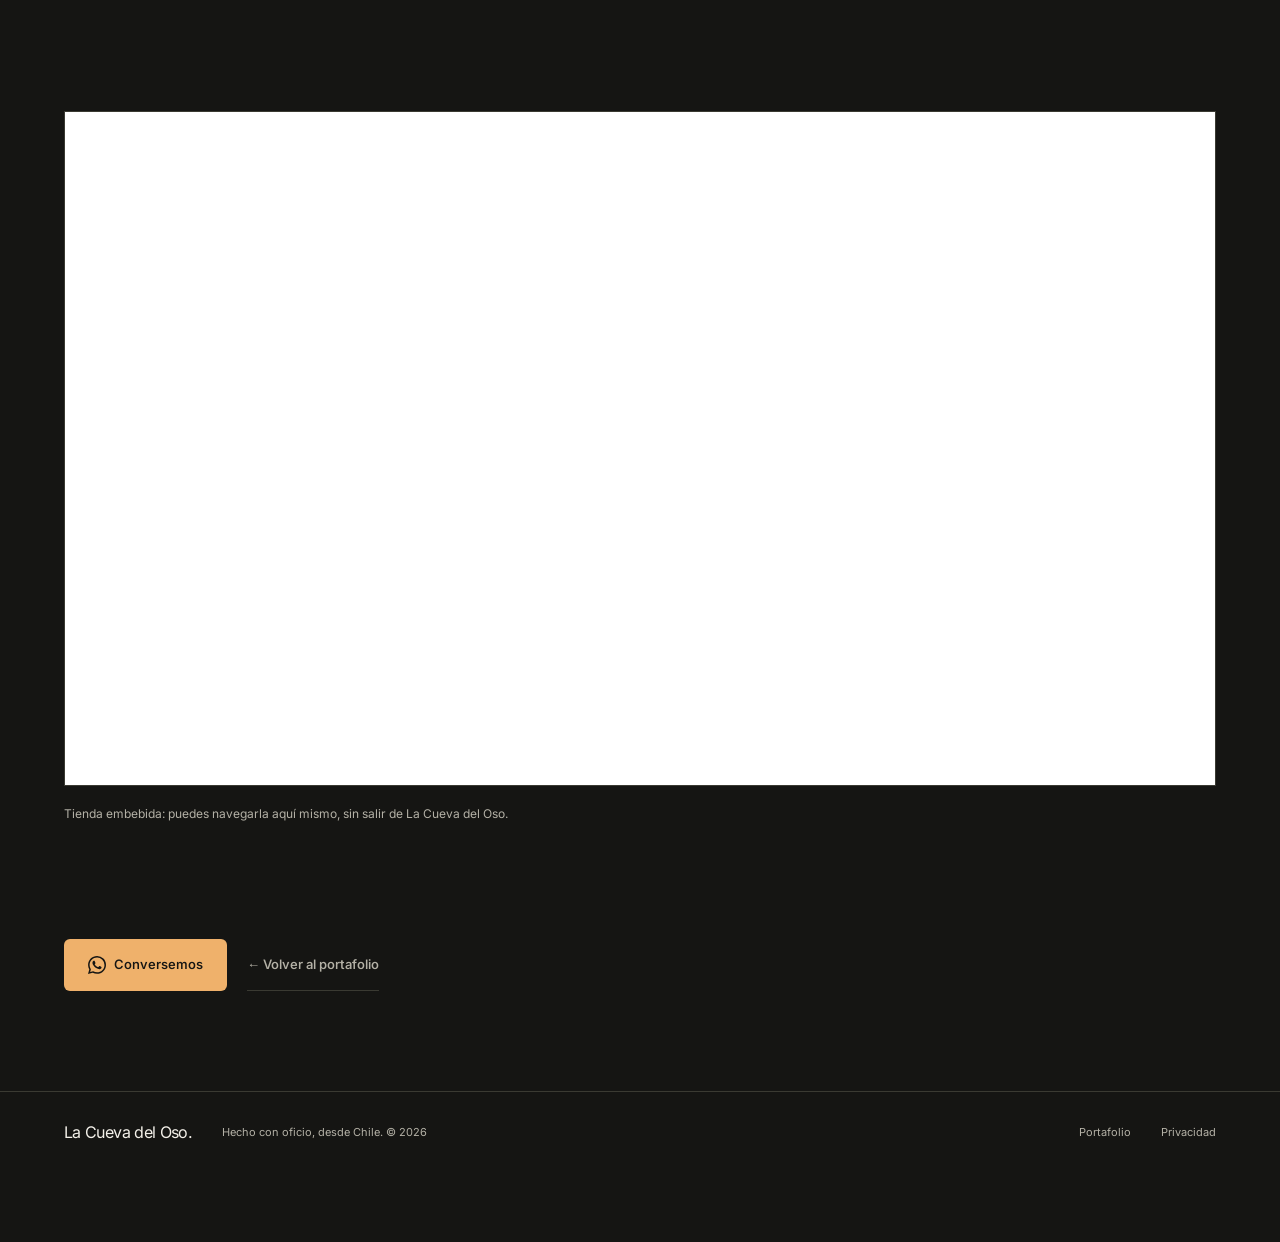
<file: proyectos/tienda-3d.html>
<!doctype html>
<html lang="es"><head>
<meta charset="UTF-8"><meta name="viewport" content="width=device-width, initial-scale=1">
<title>Vitrina y cotización de impresiones 3D a medida | La Cueva del Oso</title><meta name="description" content="Tienda construida desde cero para mostrar impresiones 3D, calcular costos y enviar una selección por WhatsApp para cotizar piezas a medida.">
<meta name="robots" content="index, follow"><meta name="theme-color" content="#151513">
<link rel="icon" href="../favicon.svg" type="image/svg+xml">
<link rel="preload" href="../fonts/inter-latin.woff2" as="font" type="font/woff2" crossorigin>
<link rel="stylesheet" href="../assets/site.css?v=20261004-slop"><link rel="stylesheet" href="../assets/pages.css?v=20261004-slop">
<script src="../assets/site.js?v=20261004-slop" defer></script>
<link rel="canonical" href="https://lacuevadeloso.cl/proyectos/tienda-3d.html">
<meta property="og:type" content="website"><meta property="og:locale" content="es_CL"><meta property="og:title" content="Vitrina y cotización de impresiones 3D a medida"><meta property="og:description" content="Tienda construida desde cero para mostrar impresiones 3D, calcular costos y enviar una selección por WhatsApp para cotizar piezas a medida."><meta property="og:url" content="https://lacuevadeloso.cl/proyectos/tienda-3d.html"><meta property="og:image" content="https://lacuevadeloso.cl/img/og.jpg"><meta property="og:image:width" content="1200"><meta property="og:image:height" content="630"><meta name="twitter:card" content="summary_large_image">
</head><body class="interior project-page"><a class="skip" href="#contenido">Saltar al contenido</a>
<header class="header">
  <a class="brand" href="../index.html" aria-label="La Cueva del Oso, inicio"><img src="../brand/logo-avatar-512.webp" width="48" height="48" alt=""><span>La Cueva<br><strong>del Oso.</strong></span></a>
  <nav aria-label="Principal"><a href="../portafolio.html">Proyectos</a><a href="../index.html#servicios">Qué hacemos</a></nav>
</header>
<main id="contenido">

  <section class="page-head">
    <div class="wrap">
      <a class="breadcrumb" href="../portafolio.html">← Volver al portafolio</a>
      <p class="eyebrow">Hecho en La Cueva del Oso</p><h1>Tienda La Cueva del Oso 3D</h1>
      <div class="tag-row">
        <span class="work-tag">Proyecto propio</span>
      </div>
      <p class="lede">De los pedidos en la panadería familiar a una vitrina propia para mostrar impresiones 3D y recibir cotizaciones por WhatsApp.</p>
      <div class="btn-row">
        <a class="btn btn-primary" href="https://lacuevadeloso3d.cl" target="_blank" rel="noopener">Abrir en una pestaña nueva ↗</a>
      </div>
    </div>
  </section>

<section class="section case-story" aria-labelledby="caso-1"><h2 id="caso-1">El punto de partida</h2><p>Antes de tener la web, vendía las impresiones por pedidos en la panadería de mis padres. Necesitaba una vitrina donde las personas pudieran conocer las piezas sin tener que estar físicamente allí, y un modo de conversar sobre lo que querían encargar.</p></section>
<section class="section case-story" aria-labelledby="caso-2"><h2 id="caso-2">Qué construí</h2><p>La tienda se construyó desde cero. Reúne una vitrina de impresiones, una herramienta de costeo de piezas y un carro que prepara la selección del cliente para enviarla por WhatsApp. Es un proyecto propio: lo desarrollé para mi actividad de impresión 3D.</p></section>
<section class="section case-story" aria-labelledby="caso-3"><h2 id="caso-3">Cómo funciona la cotización</h2><p>El cliente selecciona lo que le interesa y el carro genera un mensaje con esa selección mediante wa.me. El siguiente paso es conversar por WhatsApp para cotizar el trabajo. Las piezas son a medida y no tienen un precio estándar: el carro inicia una solicitud de cotización, no un pago ni una compra confirmada.</p></section>
<section class="section case-story" aria-labelledby="caso-4"><h2 id="caso-4">Qué cambió</h2><p>Ahora las impresiones tienen una vitrina digital propia y la consulta puede comenzar con una selección concreta de piezas. La herramienta de costeo permite trabajar los costos de cada encargo. La vitrina y el carro acompañan la venta por encargo: primero se conoce la pieza y después se conversa sobre el trabajo a medida.</p></section>

  <section class="section" data-reveal >
    <div class="wrap">
      <iframe class="embed-frame" src="https://lacuevadeloso3d.cl" title="Tienda La Cueva del Oso 3D" loading="lazy"></iframe>
      <p class="embed-note">Tienda embebida: puedes navegarla aquí mismo, sin salir de La Cueva del Oso.</p>
    </div>
  </section>

  <section class="section" data-reveal>
    <div class="wrap">
      <div class="btn-row">
        <a class="btn btn-primary" href="../index.html#contacto"><span class="contact-label"><svg class="whatsapp-icon" xmlns="http://www.w3.org/2000/svg" viewBox="0 0 24 24" width="18" height="18" fill="currentColor" aria-hidden="true" focusable="false"><path d="M20.52 3.48A11.91 11.91 0 0 0 12.04 0C5.46 0 .1 5.35.1 11.93c0 2.1.55 4.15 1.6 5.96L0 24l6.26-1.64a11.93 11.93 0 0 0 5.77 1.47h.01C18.62 23.83 24 18.48 24 11.9c0-3.19-1.24-6.18-3.48-8.42ZM12.04 21.8h-.01a9.9 9.9 0 0 1-5.05-1.38l-.36-.21-3.72.98.99-3.63-.24-.37a9.88 9.88 0 0 1-1.51-5.26c0-5.47 4.45-9.91 9.92-9.91a9.84 9.84 0 0 1 7.01 2.9 9.83 9.83 0 0 1 2.9 7.01c0 5.47-4.46 9.87-9.93 9.87Zm5.44-7.42c-.3-.15-1.77-.87-2.04-.97-.28-.1-.48-.15-.68.15-.2.3-.77.97-.95 1.17-.17.2-.35.22-.65.07-.3-.15-1.26-.46-2.4-1.48-.89-.79-1.49-1.77-1.66-2.07-.18-.3-.02-.46.13-.61.13-.13.3-.35.45-.52.15-.18.2-.3.3-.5.1-.2.05-.37-.03-.52-.07-.15-.67-1.62-.92-2.22-.24-.58-.49-.5-.67-.51h-.57c-.2 0-.52.07-.8.37-.27.3-1.04 1.02-1.04 2.49s1.07 2.89 1.22 3.09c.15.2 2.1 3.2 5.09 4.49.71.31 1.27.49 1.7.63.71.22 1.36.19 1.87.11.57-.08 1.77-.72 2.02-1.42.25-.7.25-1.3.17-1.42-.07-.13-.27-.2-.57-.35Z"/></svg>Conversemos</span></a>
        <a class="btn btn-ghost" href="../portafolio.html">← Volver al portafolio</a>
      </div>
    </div>
  </section>

</main>

<footer><a class="footer-brand" href="../index.html">La Cueva del Oso.</a><span>Hecho con oficio, desde Chile. © 2026</span><a href="../portafolio.html">Portafolio</a><a href="../privacidad.html">Privacidad</a></footer>
<a class="whatsapp-float" href="https://wa.me/56957141786" target="_blank" rel="noopener" aria-label="WhatsApp: conversar con Francisco"><svg class="whatsapp-icon" xmlns="http://www.w3.org/2000/svg" viewBox="0 0 24 24" width="18" height="18" fill="currentColor" aria-hidden="true" focusable="false"><path d="M20.52 3.48A11.91 11.91 0 0 0 12.04 0C5.46 0 .1 5.35.1 11.93c0 2.1.55 4.15 1.6 5.96L0 24l6.26-1.64a11.93 11.93 0 0 0 5.77 1.47h.01C18.62 23.83 24 18.48 24 11.9c0-3.19-1.24-6.18-3.48-8.42ZM12.04 21.8h-.01a9.9 9.9 0 0 1-5.05-1.38l-.36-.21-3.72.98.99-3.63-.24-.37a9.88 9.88 0 0 1-1.51-5.26c0-5.47 4.45-9.91 9.92-9.91a9.84 9.84 0 0 1 7.01 2.9 9.83 9.83 0 0 1 2.9 7.01c0 5.47-4.46 9.87-9.93 9.87Zm5.44-7.42c-.3-.15-1.77-.87-2.04-.97-.28-.1-.48-.15-.68.15-.2.3-.77.97-.95 1.17-.17.2-.35.22-.65.07-.3-.15-1.26-.46-2.4-1.48-.89-.79-1.49-1.77-1.66-2.07-.18-.3-.02-.46.13-.61.13-.13.3-.35.45-.52.15-.18.2-.3.3-.5.1-.2.05-.37-.03-.52-.07-.15-.67-1.62-.92-2.22-.24-.58-.49-.5-.67-.51h-.57c-.2 0-.52.07-.8.37-.27.3-1.04 1.02-1.04 2.49s1.07 2.89 1.22 3.09c.15.2 2.1 3.2 5.09 4.49.71.31 1.27.49 1.7.63.71.22 1.36.19 1.87.11.57-.08 1.77-.72 2.02-1.42.25-.7.25-1.3.17-1.42-.07-.13-.27-.2-.57-.35Z"/></svg><span>WhatsApp</span></a>
</body></html>
</file>
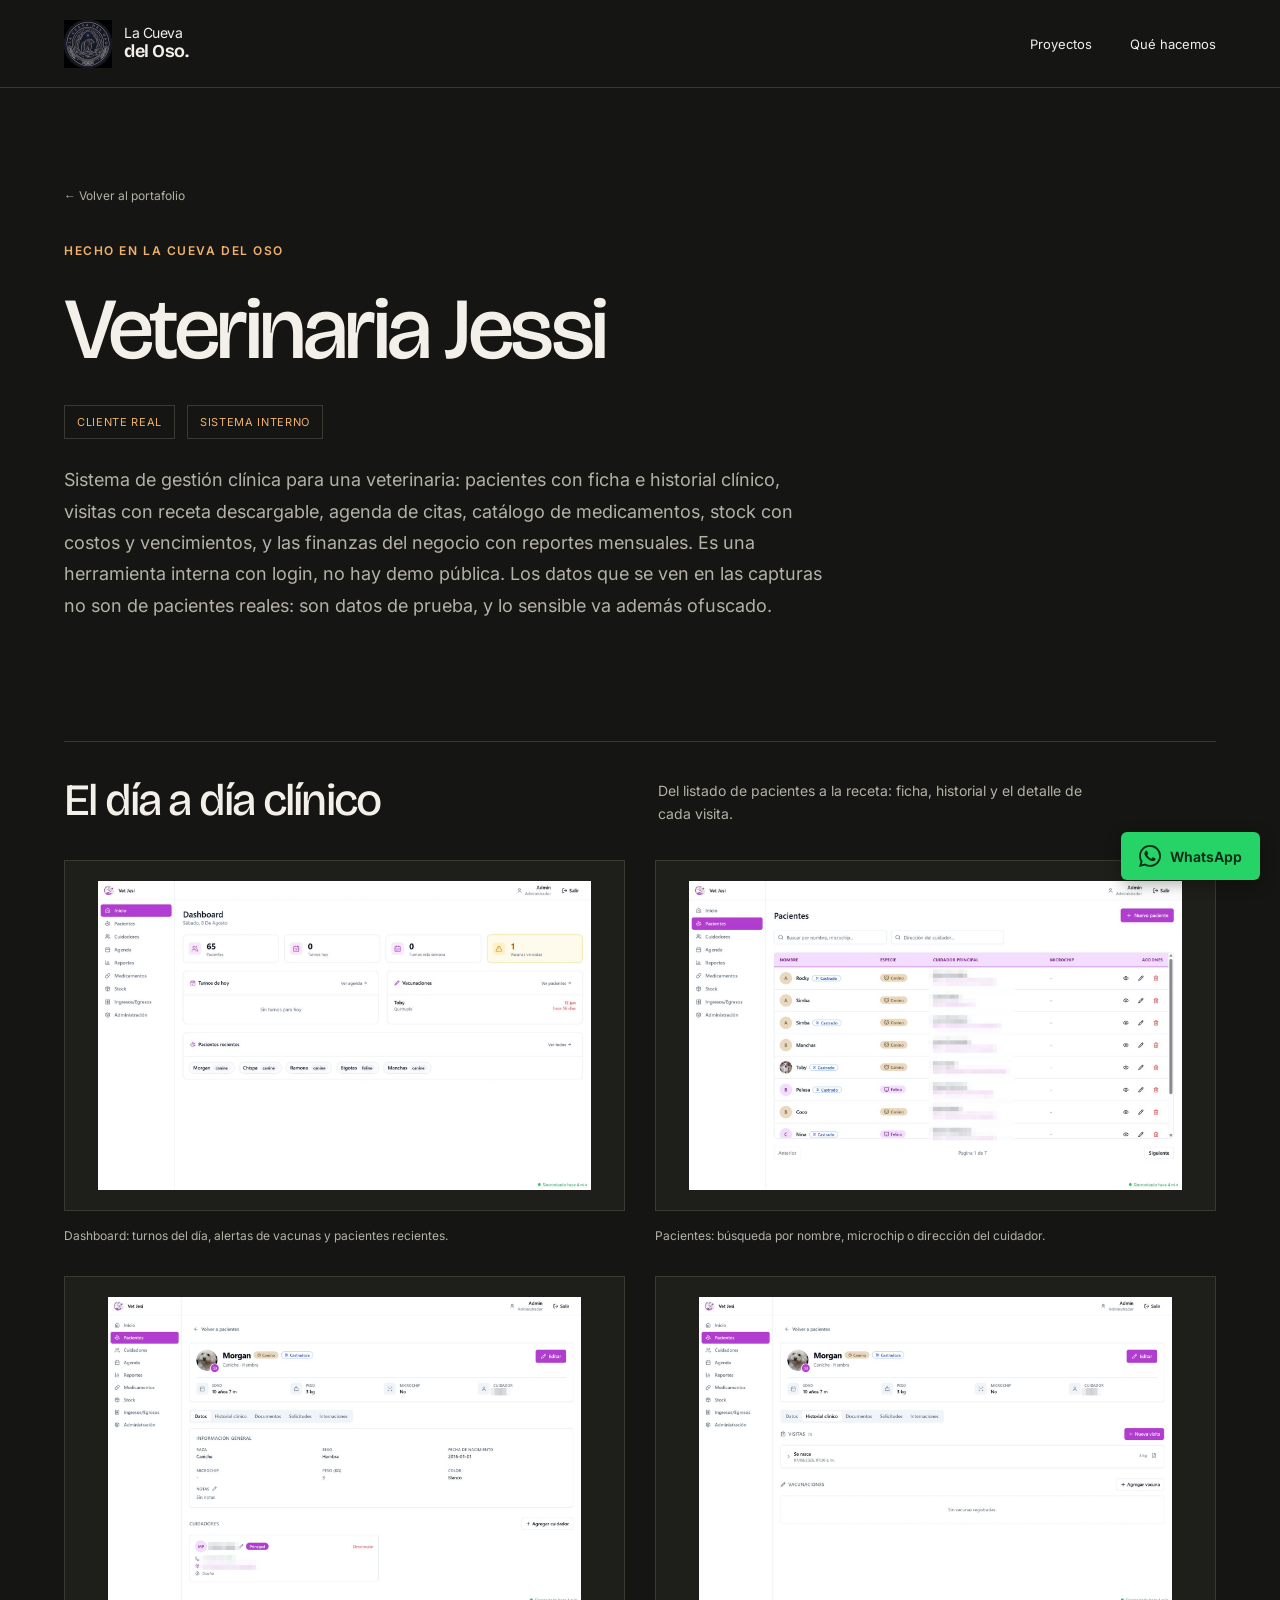
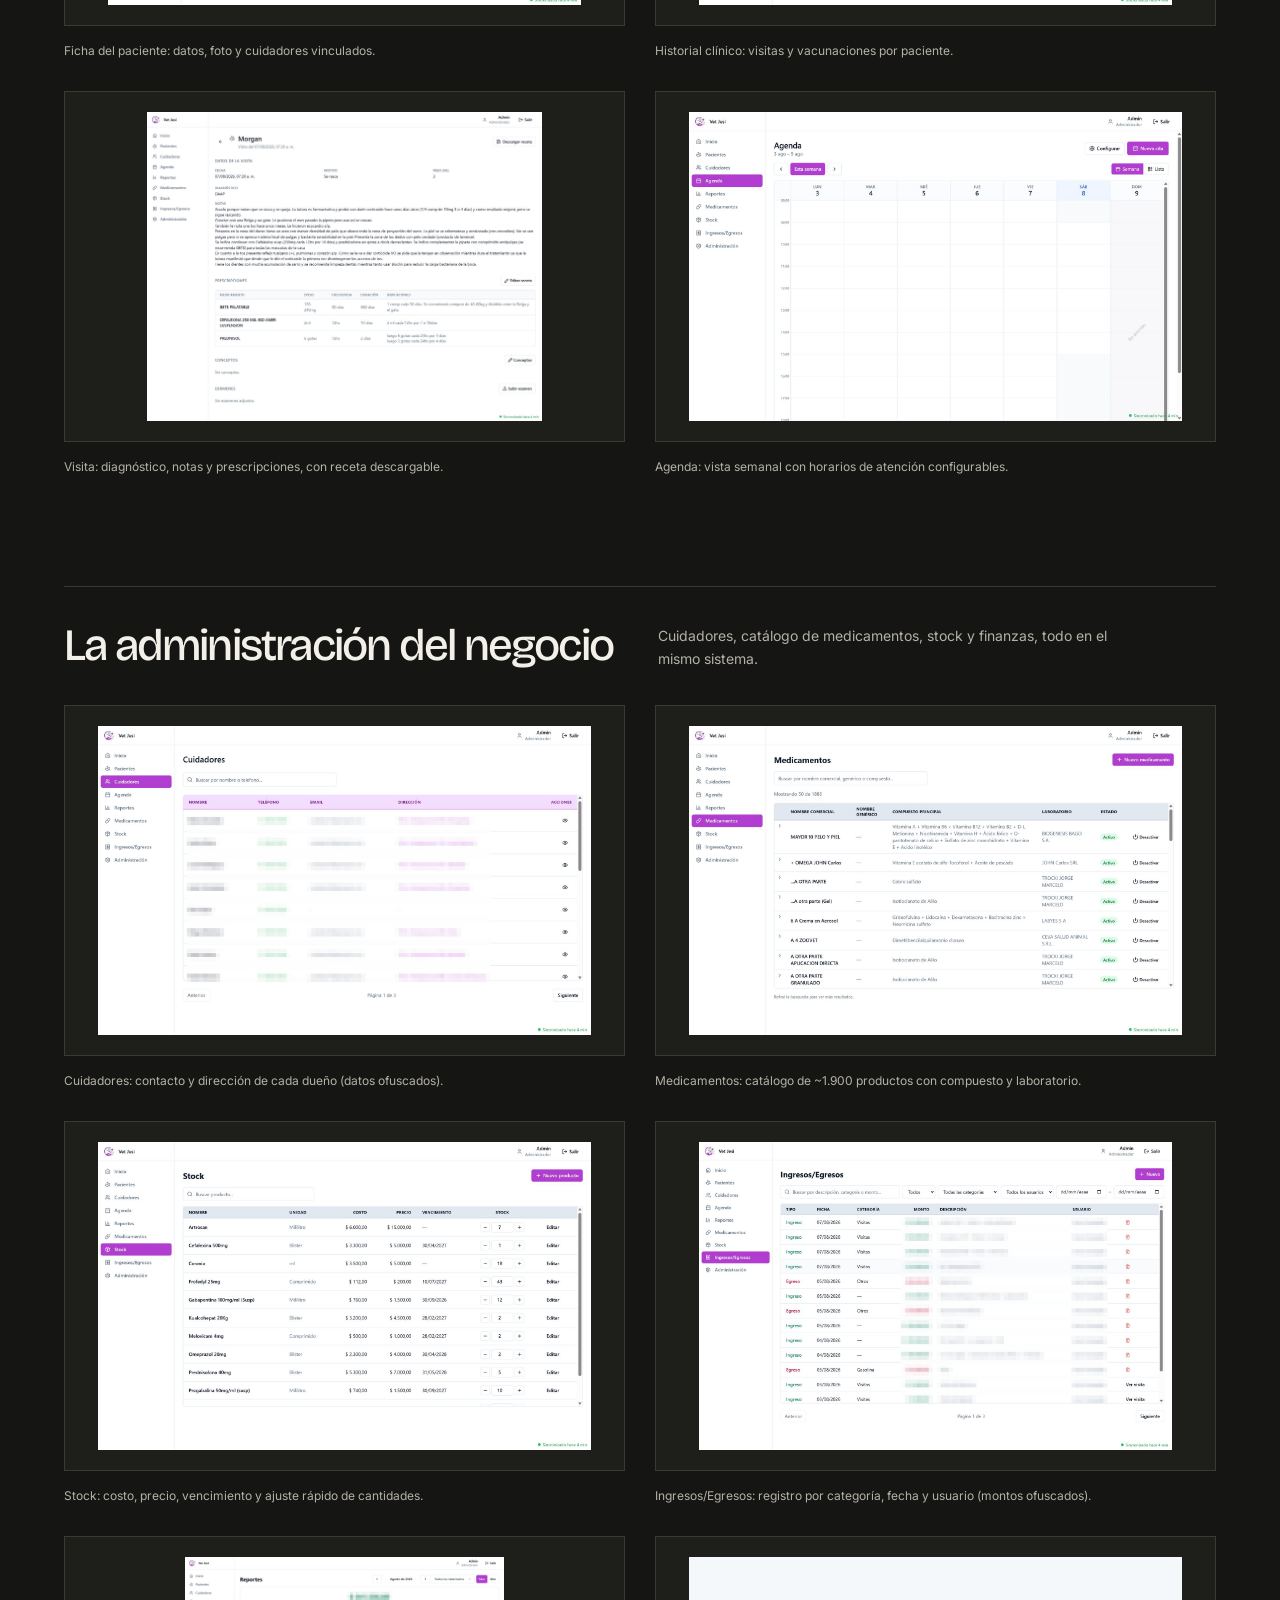
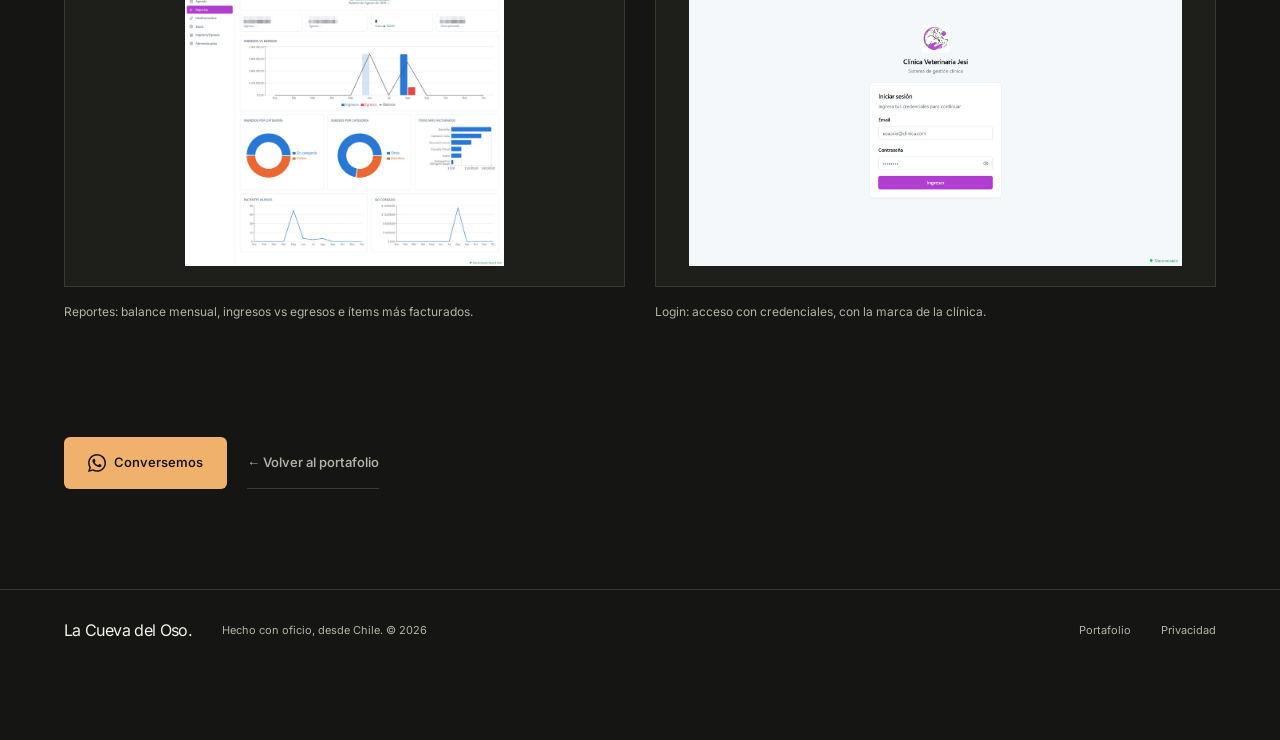
<file: proyectos/veterinaria-jessi.html>
<!doctype html>
<html lang="es"><head>
<meta charset="UTF-8"><meta name="viewport" content="width=device-width, initial-scale=1">
<meta property="og:type" content="website"><meta property="og:locale" content="es_CL"><meta property="og:site_name" content="La Cueva del Oso"><meta property="og:title" content="Veterinaria Jessi · Portafolio · La Cueva del Oso"><meta property="og:url" content="https://lacuevadeloso.cl/proyectos/veterinaria-jessi.html"><meta property="og:image" content="https://lacuevadeloso.cl/img/og.jpg"><meta property="og:image:width" content="1200"><meta property="og:image:height" content="630"><meta name="twitter:card" content="summary_large_image">
<title>Veterinaria Jessi · Portafolio · La Cueva del Oso</title><meta name="description" content="Sistema de gestión clínica para una veterinaria: pacientes con ficha e historial, recetas, agenda, stock de medicamentos y finanzas del negocio.">
<meta name="robots" content="index, follow"><meta name="theme-color" content="#151513">
<link rel="icon" href="../favicon.svg" type="image/svg+xml">
<link rel="preload" href="../fonts/inter-latin.woff2" as="font" type="font/woff2" crossorigin>
<link rel="stylesheet" href="../assets/site.css?v=20261004-slop"><link rel="stylesheet" href="../assets/pages.css?v=20261004-slop">
<script src="../assets/site.js?v=20261004-slop" defer></script>
</head><body class="interior project-page"><a class="skip" href="#contenido">Saltar al contenido</a>
<header class="header">
  <a class="brand" href="../index.html" aria-label="La Cueva del Oso, inicio"><img src="../brand/logo-avatar-512.webp" width="48" height="48" alt=""><span>La Cueva<br><strong>del Oso.</strong></span></a>
  <nav aria-label="Principal"><a href="../portafolio.html">Proyectos</a><a href="../index.html#servicios">Qué hacemos</a></nav>
</header>
<main id="contenido">

  <section class="page-head">
    <div class="wrap">
      <a class="breadcrumb" href="../portafolio.html">← Volver al portafolio</a>
      <p class="eyebrow">Hecho en La Cueva del Oso</p><h1>Veterinaria Jessi</h1>
      <div class="tag-row">
        <span class="work-tag">Cliente real</span>
        <span class="work-tag">Sistema interno</span>
      </div>
      <p class="lede">Sistema de gestión clínica para una veterinaria: pacientes con ficha e historial clínico, visitas con receta descargable, agenda de citas, catálogo de medicamentos, stock con costos y vencimientos, y las finanzas del negocio con reportes mensuales. Es una herramienta interna con login, no hay demo pública. Los datos que se ven en las capturas no son de pacientes reales: son datos de prueba, y lo sensible va además ofuscado.</p>
    </div>
  </section>

  <section class="section" data-reveal >
    <div class="wrap">
      <div class="section-head">
        <h2>El día a día clínico</h2>
        <p class="section-sub">Del listado de pacientes a la receta: ficha, historial y el detalle de cada visita.</p>
      </div>
      <div class="gallery">
        <figure class="gallery-item card" tabindex="0" role="button" aria-label="Ampliar: Dashboard">
          <img src="../img/proyectos/veterinaria-jessi/dashboard.webp" width="1600" height="1000" loading="lazy" decoding="async"
               alt="Dashboard con pacientes totales, turnos del día, vacunas vencidas y pacientes recientes.">
          <figcaption>Dashboard: turnos del día, alertas de vacunas y pacientes recientes.</figcaption>
        </figure>
        <figure class="gallery-item card" tabindex="0" role="button" aria-label="Ampliar: Pacientes">
          <img src="../img/proyectos/veterinaria-jessi/pacientes.jpg" width="1600" height="1000" loading="lazy" decoding="async"
               alt="Listado de pacientes con especie, cuidador principal y microchip, buscable por nombre o dirección.">
          <figcaption>Pacientes: búsqueda por nombre, microchip o dirección del cuidador.</figcaption>
        </figure>
        <figure class="gallery-item card" tabindex="0" role="button" aria-label="Ampliar: Ficha del paciente">
          <img src="../img/proyectos/veterinaria-jessi/ficha-paciente.jpg" width="1600" height="1044" loading="lazy" decoding="async"
               alt="Ficha de un paciente con foto, edad, peso, microchip y sus cuidadores.">
          <figcaption>Ficha del paciente: datos, foto y cuidadores vinculados.</figcaption>
        </figure>
        <figure class="gallery-item card" tabindex="0" role="button" aria-label="Ampliar: Historial clínico">
          <img src="../img/proyectos/veterinaria-jessi/historial-clinico.jpg" width="1600" height="1044" loading="lazy" decoding="async"
               alt="Historial clínico del paciente con sus visitas y vacunaciones.">
          <figcaption>Historial clínico: visitas y vacunaciones por paciente.</figcaption>
        </figure>
        <figure class="gallery-item card" tabindex="0" role="button" aria-label="Ampliar: Detalle de visita">
          <img src="../img/proyectos/veterinaria-jessi/visita-detalle.jpg" width="1600" height="1250" loading="lazy" decoding="async"
               alt="Detalle de una visita con diagnóstico, notas clínicas y prescripciones, con receta descargable.">
          <figcaption>Visita: diagnóstico, notas y prescripciones, con receta descargable.</figcaption>
        </figure>
        <figure class="gallery-item card" tabindex="0" role="button" aria-label="Ampliar: Agenda">
          <img src="../img/proyectos/veterinaria-jessi/agenda.jpg" width="1600" height="1000" loading="lazy" decoding="async"
               alt="Agenda semanal de citas con horarios de atención configurables.">
          <figcaption>Agenda: vista semanal con horarios de atención configurables.</figcaption>
        </figure>
      </div>
    </div>
  </section>

  <section class="section" data-reveal >
    <div class="wrap">
      <div class="section-head">
        <h2>La administración del negocio</h2>
        <p class="section-sub">Cuidadores, catálogo de medicamentos, stock y finanzas, todo en el mismo sistema.</p>
      </div>
      <div class="gallery">
        <figure class="gallery-item card" tabindex="0" role="button" aria-label="Ampliar: Cuidadores">
          <img src="../img/proyectos/veterinaria-jessi/cuidadores.jpg" width="1600" height="1000" loading="lazy" decoding="async"
               alt="Listado de cuidadores con teléfono, email y dirección, ofuscados por privacidad.">
          <figcaption>Cuidadores: contacto y dirección de cada dueño (datos ofuscados).</figcaption>
        </figure>
        <figure class="gallery-item card" tabindex="0" role="button" aria-label="Ampliar: Medicamentos">
          <img src="../img/proyectos/veterinaria-jessi/medicamentos.jpg" width="1600" height="1000" loading="lazy" decoding="async"
               alt="Catálogo de casi 1.900 medicamentos veterinarios con compuesto principal y laboratorio.">
          <figcaption>Medicamentos: catálogo de ~1.900 productos con compuesto y laboratorio.</figcaption>
        </figure>
        <figure class="gallery-item card" tabindex="0" role="button" aria-label="Ampliar: Stock">
          <img src="../img/proyectos/veterinaria-jessi/stock.jpg" width="1600" height="1000" loading="lazy" decoding="async"
               alt="Control de stock con costo, precio, vencimiento y ajuste rápido de cantidades.">
          <figcaption>Stock: costo, precio, vencimiento y ajuste rápido de cantidades.</figcaption>
        </figure>
        <figure class="gallery-item card" tabindex="0" role="button" aria-label="Ampliar: Ingresos y egresos">
          <img src="../img/proyectos/veterinaria-jessi/ingresos-egresos.jpg" width="1600" height="1044" loading="lazy" decoding="async"
               alt="Registro de ingresos y egresos por categoría y fecha, con montos ofuscados.">
          <figcaption>Ingresos/Egresos: registro por categoría, fecha y usuario (montos ofuscados).</figcaption>
        </figure>
        <figure class="gallery-item card" tabindex="0" role="button" aria-label="Ampliar: Reportes">
          <img src="../img/proyectos/veterinaria-jessi/reportes.jpg" width="1600" height="1549" loading="lazy" decoding="async"
               alt="Reportes financieros mensuales con balance, gráficos de ingresos versus egresos e ítems más facturados.">
          <figcaption>Reportes: balance mensual, ingresos vs egresos e ítems más facturados.</figcaption>
        </figure>
        <figure class="gallery-item card" tabindex="0" role="button" aria-label="Ampliar: Login">
          <img src="../img/proyectos/veterinaria-jessi/login.jpg" width="1600" height="1000" loading="lazy" decoding="async"
               alt="Pantalla de inicio de sesión del sistema, con la marca de la clínica.">
          <figcaption>Login: acceso con credenciales, con la marca de la clínica.</figcaption>
        </figure>
      </div>
    </div>
  </section>

  <section class="section" data-reveal>
    <div class="wrap">
      <div class="btn-row">
        <a class="btn btn-primary" href="../index.html#contacto"><span class="contact-label"><svg class="whatsapp-icon" xmlns="http://www.w3.org/2000/svg" viewBox="0 0 24 24" width="18" height="18" fill="currentColor" aria-hidden="true" focusable="false"><path d="M20.52 3.48A11.91 11.91 0 0 0 12.04 0C5.46 0 .1 5.35.1 11.93c0 2.1.55 4.15 1.6 5.96L0 24l6.26-1.64a11.93 11.93 0 0 0 5.77 1.47h.01C18.62 23.83 24 18.48 24 11.9c0-3.19-1.24-6.18-3.48-8.42ZM12.04 21.8h-.01a9.9 9.9 0 0 1-5.05-1.38l-.36-.21-3.72.98.99-3.63-.24-.37a9.88 9.88 0 0 1-1.51-5.26c0-5.47 4.45-9.91 9.92-9.91a9.84 9.84 0 0 1 7.01 2.9 9.83 9.83 0 0 1 2.9 7.01c0 5.47-4.46 9.87-9.93 9.87Zm5.44-7.42c-.3-.15-1.77-.87-2.04-.97-.28-.1-.48-.15-.68.15-.2.3-.77.97-.95 1.17-.17.2-.35.22-.65.07-.3-.15-1.26-.46-2.4-1.48-.89-.79-1.49-1.77-1.66-2.07-.18-.3-.02-.46.13-.61.13-.13.3-.35.45-.52.15-.18.2-.3.3-.5.1-.2.05-.37-.03-.52-.07-.15-.67-1.62-.92-2.22-.24-.58-.49-.5-.67-.51h-.57c-.2 0-.52.07-.8.37-.27.3-1.04 1.02-1.04 2.49s1.07 2.89 1.22 3.09c.15.2 2.1 3.2 5.09 4.49.71.31 1.27.49 1.7.63.71.22 1.36.19 1.87.11.57-.08 1.77-.72 2.02-1.42.25-.7.25-1.3.17-1.42-.07-.13-.27-.2-.57-.35Z"/></svg>Conversemos</span></a>
        <a class="btn btn-ghost" href="../portafolio.html">← Volver al portafolio</a>
      </div>
    </div>
  </section>

</main>
<dialog id="lightbox" class="lightbox" aria-label="Imagen ampliada" aria-describedby="lightbox-caption">
<button class="lightbox-close" type="button" aria-label="Cerrar imagen ampliada">Cerrar <span aria-hidden="true">×</span></button>
<img id="lightbox-img" alt=""><p id="lightbox-caption"></p></dialog>
<footer><a class="footer-brand" href="../index.html">La Cueva del Oso.</a><span>Hecho con oficio, desde Chile. © 2026</span><a href="../portafolio.html">Portafolio</a><a href="../privacidad.html">Privacidad</a></footer>
<a class="whatsapp-float" href="https://wa.me/56957141786" target="_blank" rel="noopener" aria-label="WhatsApp: conversar con Francisco"><svg class="whatsapp-icon" xmlns="http://www.w3.org/2000/svg" viewBox="0 0 24 24" width="18" height="18" fill="currentColor" aria-hidden="true" focusable="false"><path d="M20.52 3.48A11.91 11.91 0 0 0 12.04 0C5.46 0 .1 5.35.1 11.93c0 2.1.55 4.15 1.6 5.96L0 24l6.26-1.64a11.93 11.93 0 0 0 5.77 1.47h.01C18.62 23.83 24 18.48 24 11.9c0-3.19-1.24-6.18-3.48-8.42ZM12.04 21.8h-.01a9.9 9.9 0 0 1-5.05-1.38l-.36-.21-3.72.98.99-3.63-.24-.37a9.88 9.88 0 0 1-1.51-5.26c0-5.47 4.45-9.91 9.92-9.91a9.84 9.84 0 0 1 7.01 2.9 9.83 9.83 0 0 1 2.9 7.01c0 5.47-4.46 9.87-9.93 9.87Zm5.44-7.42c-.3-.15-1.77-.87-2.04-.97-.28-.1-.48-.15-.68.15-.2.3-.77.97-.95 1.17-.17.2-.35.22-.65.07-.3-.15-1.26-.46-2.4-1.48-.89-.79-1.49-1.77-1.66-2.07-.18-.3-.02-.46.13-.61.13-.13.3-.35.45-.52.15-.18.2-.3.3-.5.1-.2.05-.37-.03-.52-.07-.15-.67-1.62-.92-2.22-.24-.58-.49-.5-.67-.51h-.57c-.2 0-.52.07-.8.37-.27.3-1.04 1.02-1.04 2.49s1.07 2.89 1.22 3.09c.15.2 2.1 3.2 5.09 4.49.71.31 1.27.49 1.7.63.71.22 1.36.19 1.87.11.57-.08 1.77-.72 2.02-1.42.25-.7.25-1.3.17-1.42-.07-.13-.27-.2-.57-.35Z"/></svg><span>WhatsApp</span></a>
</body></html>
</file>
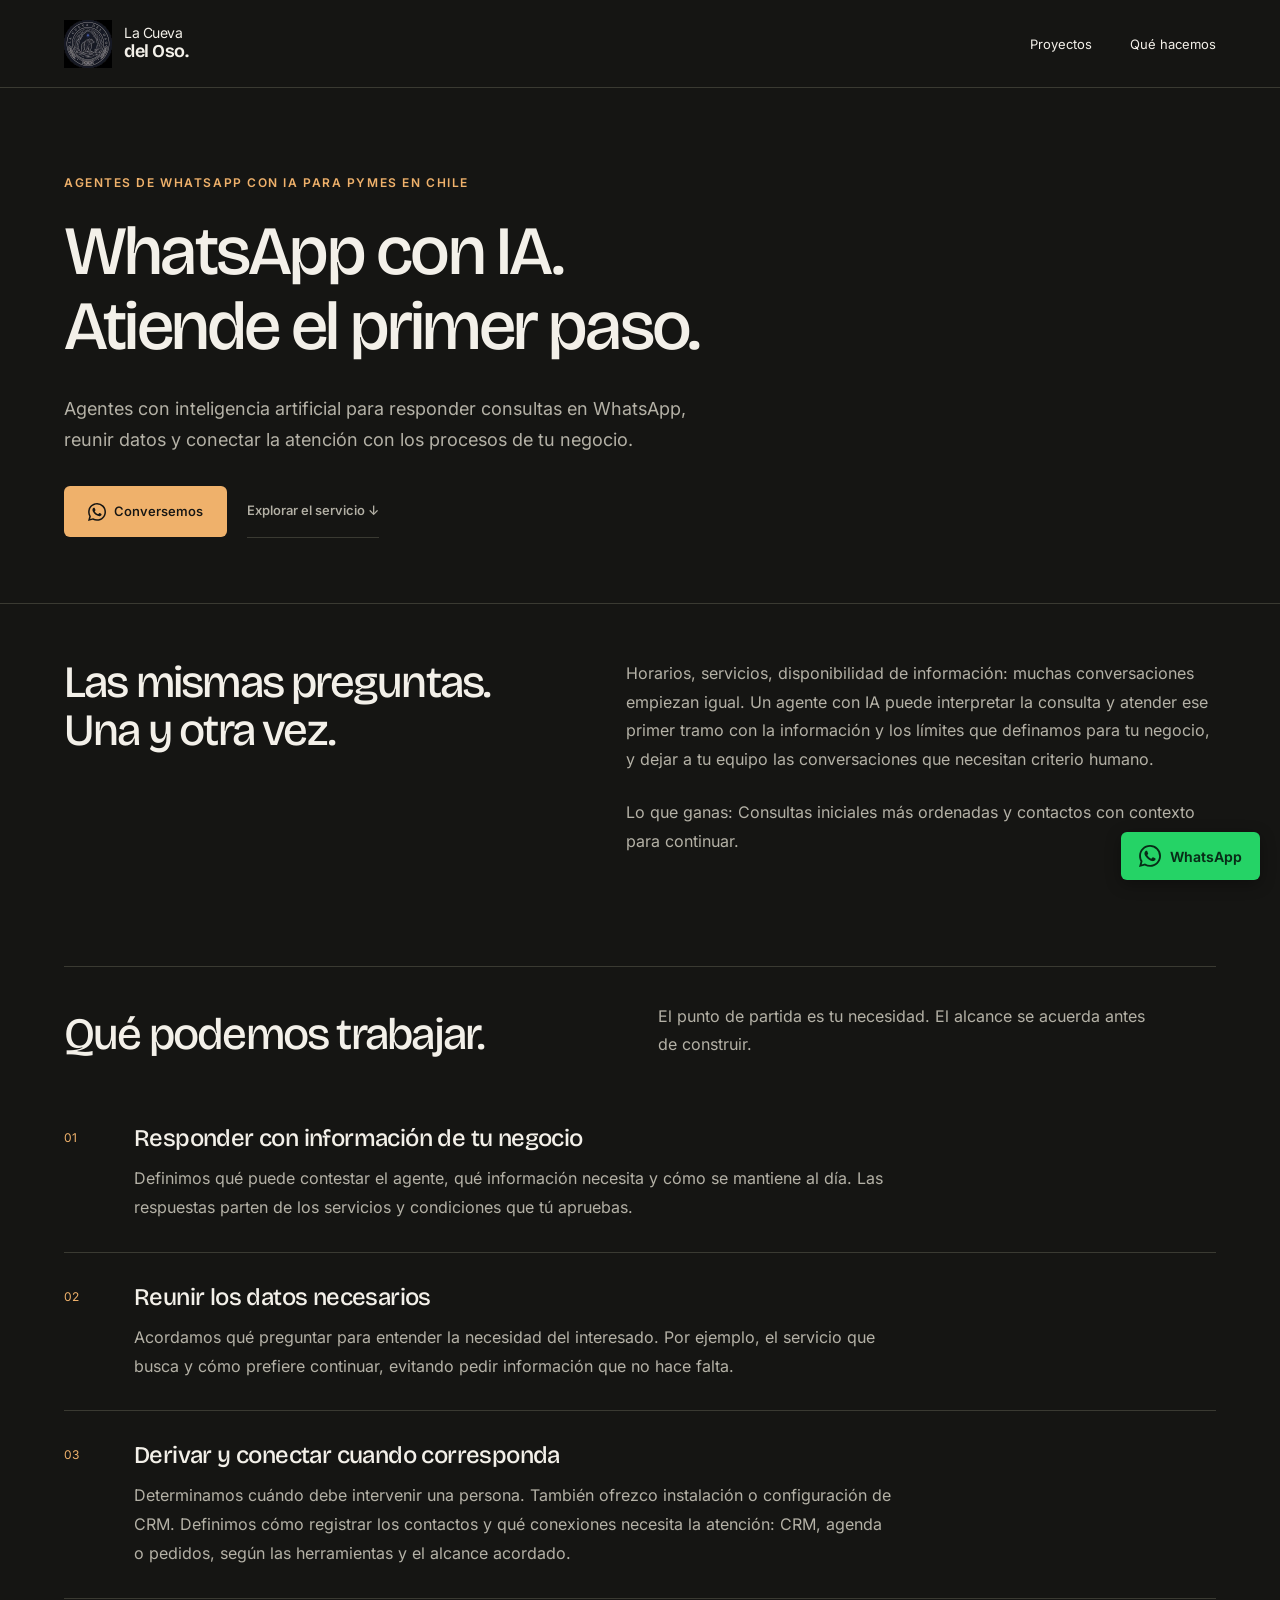
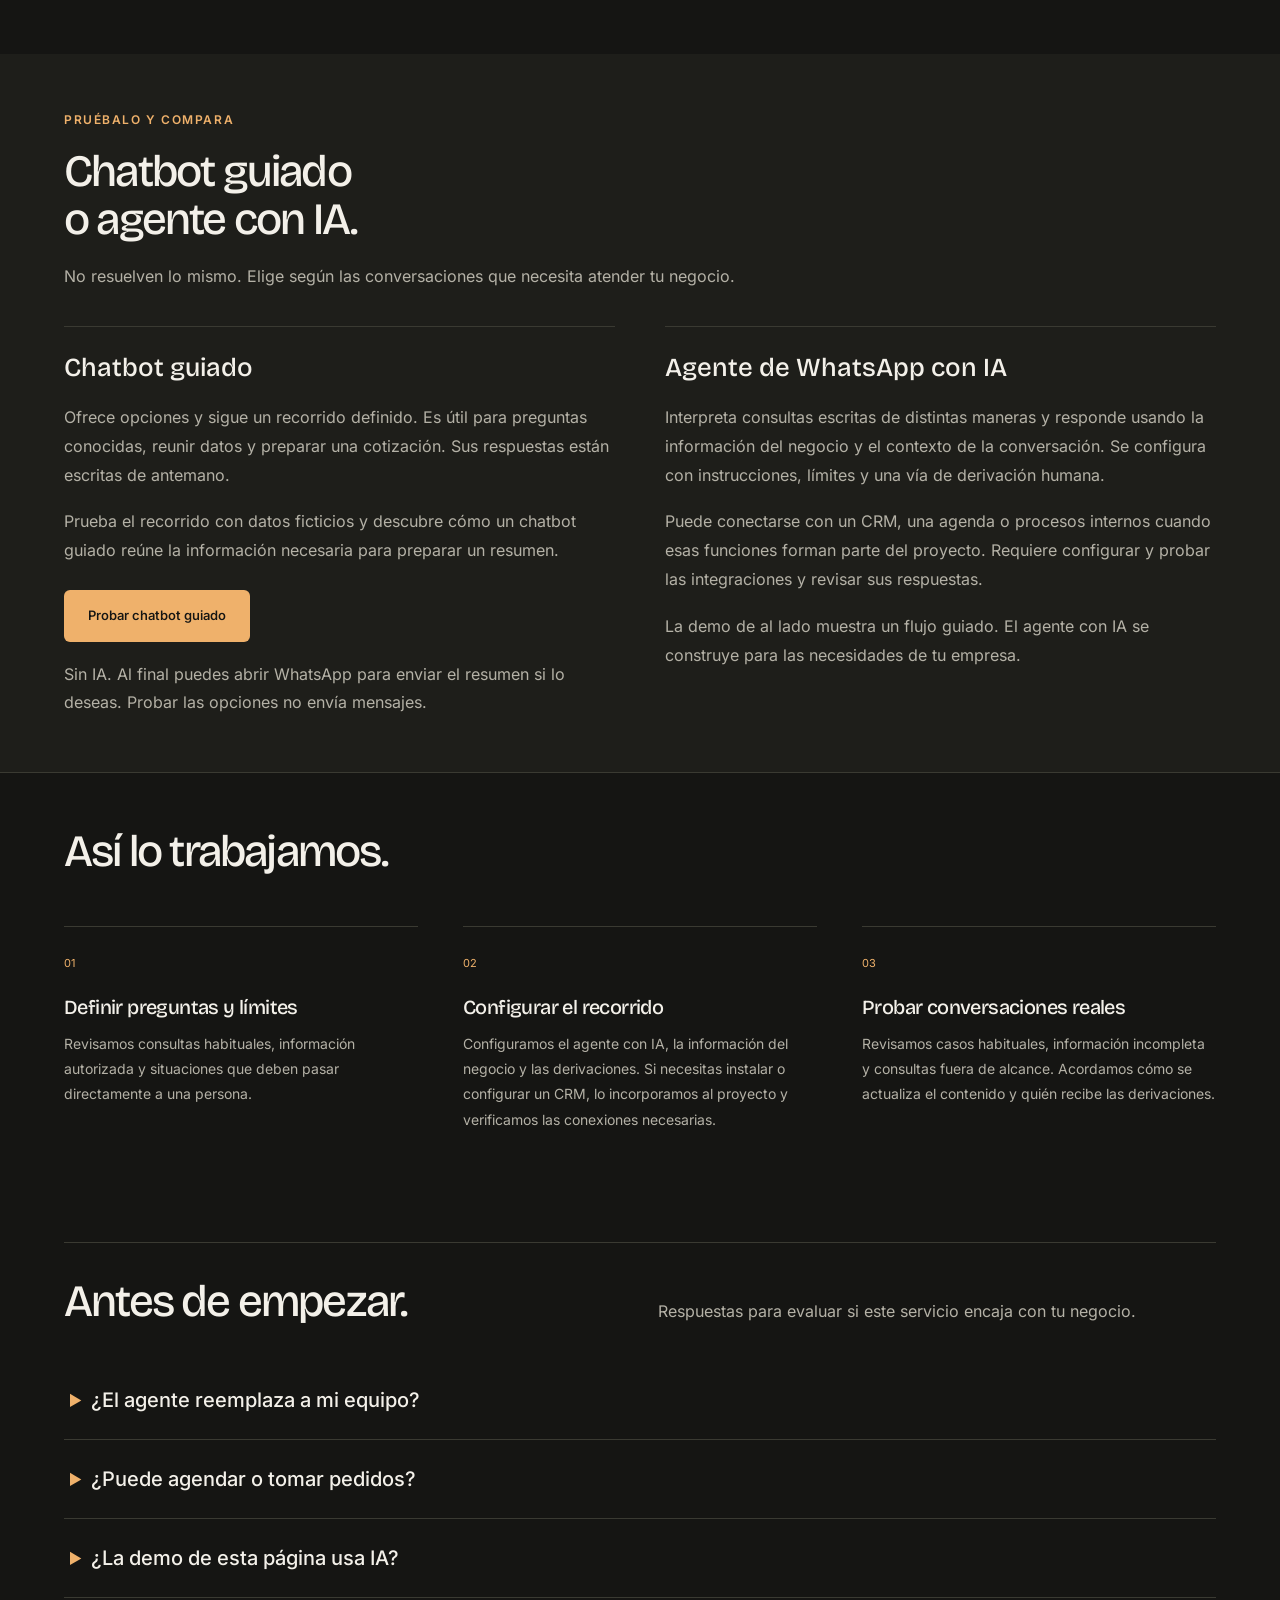
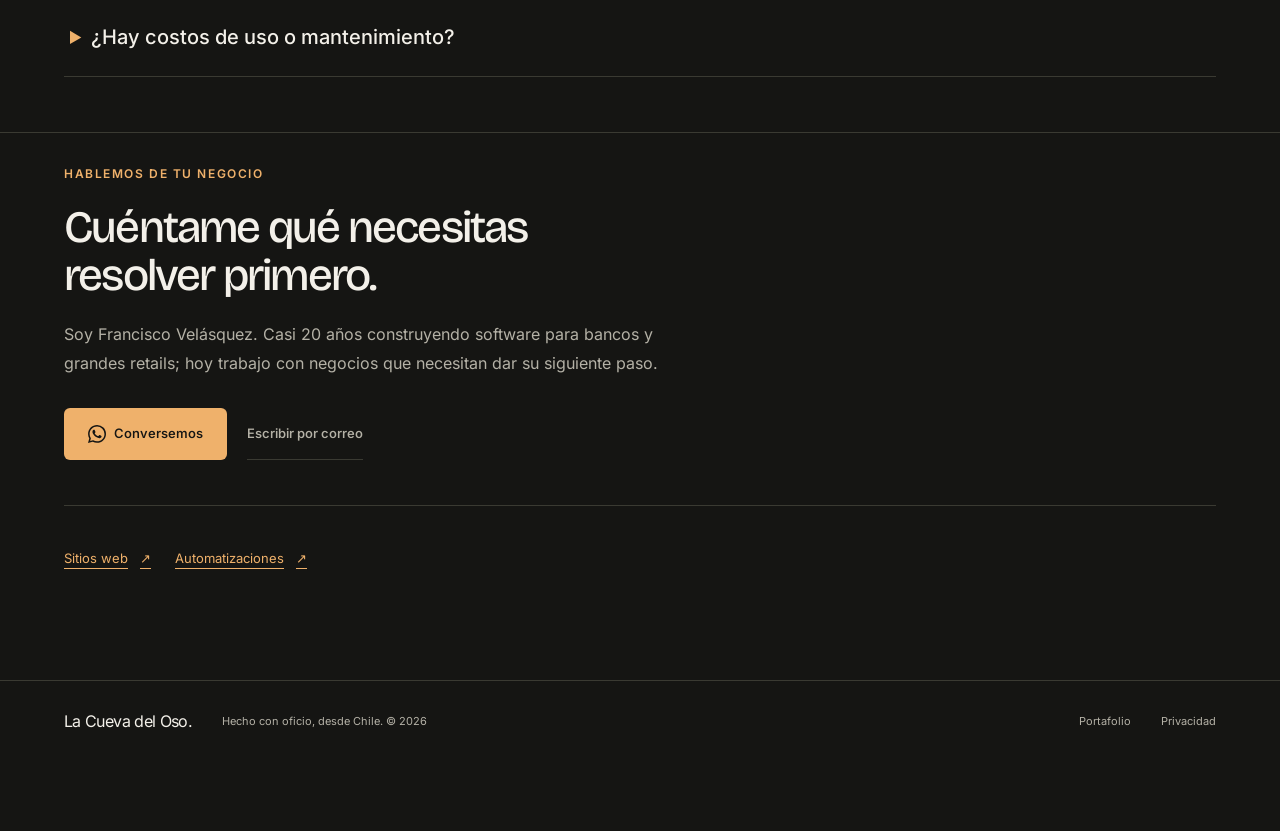
<file: servicios/agentes-whatsapp.html>
<!doctype html>
<html lang="es">
<head>
<meta charset="UTF-8"><meta name="viewport" content="width=device-width, initial-scale=1">
<title>Agentes de WhatsApp con IA para pymes en Chile | La Cueva del Oso</title>
<meta name="description" content="Agentes con inteligencia artificial para responder consultas en WhatsApp, reunir datos y conectar la atención con los procesos de tu negocio.">
<meta name="robots" content="index, follow"><meta name="theme-color" content="#151513">
<link rel="canonical" href="https://lacuevadeloso.cl/servicios/agentes-whatsapp.html">
<meta property="og:type" content="website"><meta property="og:locale" content="es_CL"><meta property="og:site_name" content="La Cueva del Oso">
<meta property="og:title" content="Agentes de WhatsApp con IA para pymes en Chile"><meta property="og:description" content="Agentes con inteligencia artificial para responder consultas en WhatsApp, reunir datos y conectar la atención con los procesos de tu negocio."><meta property="og:url" content="https://lacuevadeloso.cl/servicios/agentes-whatsapp.html">
<meta property="og:image" content="https://lacuevadeloso.cl/brand/logo-avatar-512.png"><meta property="og:image:alt" content="La Cueva del Oso"><meta name="twitter:card" content="summary">
<link rel="icon" href="../favicon.svg" type="image/svg+xml"><link rel="preload" href="../fonts/inter-latin.woff2" as="font" type="font/woff2" crossorigin>
<link rel="stylesheet" href="../assets/site.css?v=20261004-slop"><link rel="stylesheet" href="../assets/pages.css?v=20261004-slop"><link rel="stylesheet" href="../assets/services.css?v=20261004-slop">
<script type="application/ld+json">{"@context": "https://schema.org", "@graph": [{"@type": "Organization", "@id": "https://lacuevadeloso.cl/#organizacion", "name": "La Cueva del Oso", "url": "https://lacuevadeloso.cl/", "logo": "https://lacuevadeloso.cl/brand/logo-avatar-512.png", "founder": {"@type": "Person", "name": "Francisco Velásquez"}, "email": "francisco.velasquez@lacuevadeloso.cl", "telephone": "+56957141786"}, {"@type": "Service", "@id": "https://lacuevadeloso.cl/servicios/agentes-whatsapp.html#servicio", "name": "Agentes de WhatsApp con IA", "description": "Agentes con inteligencia artificial para responder consultas en WhatsApp, reunir datos y conectar la atención con los procesos de tu negocio.", "url": "https://lacuevadeloso.cl/servicios/agentes-whatsapp.html", "areaServed": {"@type": "Country", "name": "Chile"}, "provider": {"@id": "https://lacuevadeloso.cl/#organizacion"}}, {"@type": "BreadcrumbList", "itemListElement": [{"@type": "ListItem", "position": 1, "name": "Inicio", "item": "https://lacuevadeloso.cl/"}, {"@type": "ListItem", "position": 2, "name": "Agentes de WhatsApp con IA", "item": "https://lacuevadeloso.cl/servicios/agentes-whatsapp.html"}]}]}</script>
<script src="../assets/site.js?v=20261004-slop" defer></script><script src="../bot/bot.js?v=20261004-slop" defer></script>
</head>
<body class="interior service-page">
<a class="skip" href="#contenido">Saltar al contenido</a>
<header class="header">
    <a class="brand" href="../index.html" aria-label="La Cueva del Oso, inicio">
      <img src="../brand/logo-avatar-512.webp" width="48" height="48" alt="">
      <span>La Cueva<br><strong>del Oso.</strong></span>
    </a>
    <nav aria-label="Principal">
      <a href="../index.html#trabajos">Proyectos</a><a href="../index.html#servicios">Qué hacemos</a>
    </nav>
  </header>
<main id="contenido">
<section class="page-head"><p class="eyebrow">Agentes de WhatsApp con IA para pymes en Chile</p><h1>WhatsApp con IA.<br><em>Atiende el primer paso.</em></h1><p class="lede">Agentes con inteligencia artificial para responder consultas en WhatsApp, reunir datos y conectar la atención con los procesos de tu negocio.</p><div class="btn-row"><a class="btn btn-primary" href="https://wa.me/56957141786?text=Hola%20Francisco%2C%20quiero%20conversar%20sobre%20agentes%20de%20whatsapp%20para%20mi%20negocio." target="_blank" rel="noopener"><span class="contact-label"><svg class="whatsapp-icon" xmlns="http://www.w3.org/2000/svg" viewBox="0 0 24 24" width="18" height="18" fill="currentColor" aria-hidden="true" focusable="false"><path d="M20.52 3.48A11.91 11.91 0 0 0 12.04 0C5.46 0 .1 5.35.1 11.93c0 2.1.55 4.15 1.6 5.96L0 24l6.26-1.64a11.93 11.93 0 0 0 5.77 1.47h.01C18.62 23.83 24 18.48 24 11.9c0-3.19-1.24-6.18-3.48-8.42ZM12.04 21.8h-.01a9.9 9.9 0 0 1-5.05-1.38l-.36-.21-3.72.98.99-3.63-.24-.37a9.88 9.88 0 0 1-1.51-5.26c0-5.47 4.45-9.91 9.92-9.91a9.84 9.84 0 0 1 7.01 2.9 9.83 9.83 0 0 1 2.9 7.01c0 5.47-4.46 9.87-9.93 9.87Zm5.44-7.42c-.3-.15-1.77-.87-2.04-.97-.28-.1-.48-.15-.68.15-.2.3-.77.97-.95 1.17-.17.2-.35.22-.65.07-.3-.15-1.26-.46-2.4-1.48-.89-.79-1.49-1.77-1.66-2.07-.18-.3-.02-.46.13-.61.13-.13.3-.35.45-.52.15-.18.2-.3.3-.5.1-.2.05-.37-.03-.52-.07-.15-.67-1.62-.92-2.22-.24-.58-.49-.5-.67-.51h-.57c-.2 0-.52.07-.8.37-.27.3-1.04 1.02-1.04 2.49s1.07 2.89 1.22 3.09c.15.2 2.1 3.2 5.09 4.49.71.31 1.27.49 1.7.63.71.22 1.36.19 1.87.11.57-.08 1.77-.72 2.02-1.42.25-.7.25-1.3.17-1.42-.07-.13-.27-.2-.57-.35Z"/></svg>Conversemos</span></a><a class="btn btn-ghost" href="#alcance">Explorar el servicio ↓</a></div></section>
<section class="section service-problem" aria-labelledby="problema"><h2 id="problema">Las mismas preguntas. Una y otra vez.</h2><div><p>Horarios, servicios, disponibilidad de información: muchas conversaciones empiezan igual. Un agente con IA puede interpretar la consulta y atender ese primer tramo con la información y los límites que definamos para tu negocio, y dejar a tu equipo las conversaciones que necesitan criterio humano.</p><p class="servicio-resultado">Lo que ganas: Consultas iniciales más ordenadas y contactos con contexto para continuar.</p></div></section>
<section class="section service-scope" id="alcance" aria-labelledby="alcance-title"><div class="section-head"><h2 id="alcance-title">Qué podemos trabajar.</h2><p class="section-sub">El punto de partida es tu necesidad. El alcance se acuerda antes de construir.</p></div><article><span class="service-number">01</span><div><h3>Responder con información de tu negocio</h3><p>Definimos qué puede contestar el agente, qué información necesita y cómo se mantiene al día. Las respuestas parten de los servicios y condiciones que tú apruebas.</p></div></article>
<article><span class="service-number">02</span><div><h3>Reunir los datos necesarios</h3><p>Acordamos qué preguntar para entender la necesidad del interesado. Por ejemplo, el servicio que busca y cómo prefiere continuar, evitando pedir información que no hace falta.</p></div></article>
<article><span class="service-number">03</span><div><h3>Derivar y conectar cuando corresponda</h3><p>Determinamos cuándo debe intervenir una persona. También ofrezco instalación o configuración de CRM. Definimos cómo registrar los contactos y qué conexiones necesita la atención: CRM, agenda o pedidos, según las herramientas y el alcance acordado.</p></div></article></section>
<section class="section chatbot-example" id="ejemplo-chatbot" aria-labelledby="ejemplo-title">
<p class="eyebrow">Pruébalo y compara</p><h2 id="ejemplo-title">Chatbot guiado o agente con IA.</h2>
<p class="chatbot-intro">No resuelven lo mismo. Elige según las conversaciones que necesita atender tu negocio.</p>
<div class="chatbot-comparison"><article><h3>Chatbot guiado</h3><p>Ofrece opciones y sigue un recorrido definido. Es útil para preguntas conocidas, reunir datos y preparar una cotización. Sus respuestas están escritas de antemano.</p><p>Prueba el recorrido con datos ficticios y descubre cómo un chatbot guiado reúne la información necesaria para preparar un resumen.</p><div id="chatbot-demo"><noscript>Activa JavaScript para probar el chatbot guiado.</noscript></div><p class="demo-note">Sin IA. Al final puedes abrir WhatsApp para enviar el resumen si lo deseas. Probar las opciones no envía mensajes.</p></article>
<article><h3>Agente de WhatsApp con IA</h3><p>Interpreta consultas escritas de distintas maneras y responde usando la información del negocio y el contexto de la conversación. Se configura con instrucciones, límites y una vía de derivación humana.</p><p>Puede conectarse con un CRM, una agenda o procesos internos cuando esas funciones forman parte del proyecto. Requiere configurar y probar las integraciones y revisar sus respuestas.</p><p class="demo-note">La demo de al lado muestra un flujo guiado. El agente con IA se construye para las necesidades de tu empresa.</p></article></div>
</section>
<section class="section process" aria-labelledby="proceso-title"><h2 id="proceso-title">Así lo trabajamos.</h2><ol><li><span>01</span><h3>Definir preguntas y límites</h3><p>Revisamos consultas habituales, información autorizada y situaciones que deben pasar directamente a una persona.</p></li>
<li><span>02</span><h3>Configurar el recorrido</h3><p>Configuramos el agente con IA, la información del negocio y las derivaciones. Si necesitas instalar o configurar un CRM, lo incorporamos al proyecto y verificamos las conexiones necesarias.</p></li>
<li><span>03</span><h3>Probar conversaciones reales</h3><p>Revisamos casos habituales, información incompleta y consultas fuera de alcance. Acordamos cómo se actualiza el contenido y quién recibe las derivaciones.</p></li></ol></section>
<section class="section service-faq" aria-labelledby="preguntas-title"><div class="section-head"><h2 id="preguntas-title">Antes de empezar.</h2><p class="section-sub">Respuestas para evaluar si este servicio encaja con tu negocio.</p></div><details><summary>¿El agente reemplaza a mi equipo?</summary><p>El objetivo es ayudar con consultas repetidas y ordenar el primer contacto. Los casos que requieren decisiones o atención personal deben tener una vía de derivación definida.</p></details>
<details><summary>¿Puede agendar o tomar pedidos?</summary><p>Puede evaluarse como parte del proyecto. Depende de tu agenda, tienda o sistema y de las conexiones disponibles. No se presenta como una función incluida hasta definir y probar esa integración.</p></details>
<details><summary>¿La demo de esta página usa IA?</summary><p>No. La demo usa opciones y respuestas predefinidas para preparar un resumen. Un agente de WhatsApp con IA interpreta mensajes y se configura con información de tu negocio; puede incorporar integraciones acordadas para tu proyecto.</p></details>
<details><summary>¿Hay costos de uso o mantenimiento?</summary><p>El presupuesto debe distinguir el trabajo de configuración de los posibles costos de la plataforma, mensajería, IA y mantenimiento. Se revisan para tu caso antes de comenzar.</p></details></section>
<section class="section service-contact" id="contacto"><p class="eyebrow">Hablemos de tu negocio</p><h2>Cuéntame qué necesitas<br><em>resolver primero.</em></h2><p>Soy Francisco Velásquez. Casi 20 años construyendo software para bancos y grandes retails; hoy trabajo con negocios que necesitan dar su siguiente paso.</p><div class="btn-row"><a class="btn btn-primary" href="https://wa.me/56957141786?text=Hola%20Francisco%2C%20quiero%20conversar%20sobre%20agentes%20de%20whatsapp%20para%20mi%20negocio." target="_blank" rel="noopener"><span class="contact-label"><svg class="whatsapp-icon" xmlns="http://www.w3.org/2000/svg" viewBox="0 0 24 24" width="18" height="18" fill="currentColor" aria-hidden="true" focusable="false"><path d="M20.52 3.48A11.91 11.91 0 0 0 12.04 0C5.46 0 .1 5.35.1 11.93c0 2.1.55 4.15 1.6 5.96L0 24l6.26-1.64a11.93 11.93 0 0 0 5.77 1.47h.01C18.62 23.83 24 18.48 24 11.9c0-3.19-1.24-6.18-3.48-8.42ZM12.04 21.8h-.01a9.9 9.9 0 0 1-5.05-1.38l-.36-.21-3.72.98.99-3.63-.24-.37a9.88 9.88 0 0 1-1.51-5.26c0-5.47 4.45-9.91 9.92-9.91a9.84 9.84 0 0 1 7.01 2.9 9.83 9.83 0 0 1 2.9 7.01c0 5.47-4.46 9.87-9.93 9.87Zm5.44-7.42c-.3-.15-1.77-.87-2.04-.97-.28-.1-.48-.15-.68.15-.2.3-.77.97-.95 1.17-.17.2-.35.22-.65.07-.3-.15-1.26-.46-2.4-1.48-.89-.79-1.49-1.77-1.66-2.07-.18-.3-.02-.46.13-.61.13-.13.3-.35.45-.52.15-.18.2-.3.3-.5.1-.2.05-.37-.03-.52-.07-.15-.67-1.62-.92-2.22-.24-.58-.49-.5-.67-.51h-.57c-.2 0-.52.07-.8.37-.27.3-1.04 1.02-1.04 2.49s1.07 2.89 1.22 3.09c.15.2 2.1 3.2 5.09 4.49.71.31 1.27.49 1.7.63.71.22 1.36.19 1.87.11.57-.08 1.77-.72 2.02-1.42.25-.7.25-1.3.17-1.42-.07-.13-.27-.2-.57-.35Z"/></svg>Conversemos</span></a><a class="btn btn-ghost" href="mailto:francisco.velasquez@lacuevadeloso.cl">Escribir por correo</a></div><nav class="related-services" aria-label="Otros servicios"><a href="sitios-web.html">Sitios web <span aria-hidden="true">↗</span></a><a href="automatizaciones.html">Automatizaciones <span aria-hidden="true">↗</span></a></nav></section>
</main>
<footer><a class="footer-brand" href="../index.html">La Cueva del Oso.</a><span>Hecho con oficio, desde Chile. © 2026</span><a href="../portafolio.html">Portafolio</a><a href="../privacidad.html">Privacidad</a></footer>
<a class="whatsapp-float" href="https://wa.me/56957141786" target="_blank" rel="noopener" aria-label="WhatsApp: conversar con Francisco"><svg class="whatsapp-icon" xmlns="http://www.w3.org/2000/svg" viewBox="0 0 24 24" width="18" height="18" fill="currentColor" aria-hidden="true" focusable="false"><path d="M20.52 3.48A11.91 11.91 0 0 0 12.04 0C5.46 0 .1 5.35.1 11.93c0 2.1.55 4.15 1.6 5.96L0 24l6.26-1.64a11.93 11.93 0 0 0 5.77 1.47h.01C18.62 23.83 24 18.48 24 11.9c0-3.19-1.24-6.18-3.48-8.42ZM12.04 21.8h-.01a9.9 9.9 0 0 1-5.05-1.38l-.36-.21-3.72.98.99-3.63-.24-.37a9.88 9.88 0 0 1-1.51-5.26c0-5.47 4.45-9.91 9.92-9.91a9.84 9.84 0 0 1 7.01 2.9 9.83 9.83 0 0 1 2.9 7.01c0 5.47-4.46 9.87-9.93 9.87Zm5.44-7.42c-.3-.15-1.77-.87-2.04-.97-.28-.1-.48-.15-.68.15-.2.3-.77.97-.95 1.17-.17.2-.35.22-.65.07-.3-.15-1.26-.46-2.4-1.48-.89-.79-1.49-1.77-1.66-2.07-.18-.3-.02-.46.13-.61.13-.13.3-.35.45-.52.15-.18.2-.3.3-.5.1-.2.05-.37-.03-.52-.07-.15-.67-1.62-.92-2.22-.24-.58-.49-.5-.67-.51h-.57c-.2 0-.52.07-.8.37-.27.3-1.04 1.02-1.04 2.49s1.07 2.89 1.22 3.09c.15.2 2.1 3.2 5.09 4.49.71.31 1.27.49 1.7.63.71.22 1.36.19 1.87.11.57-.08 1.77-.72 2.02-1.42.25-.7.25-1.3.17-1.42-.07-.13-.27-.2-.57-.35Z"/></svg><span>WhatsApp</span></a>
</body></html>
</file>
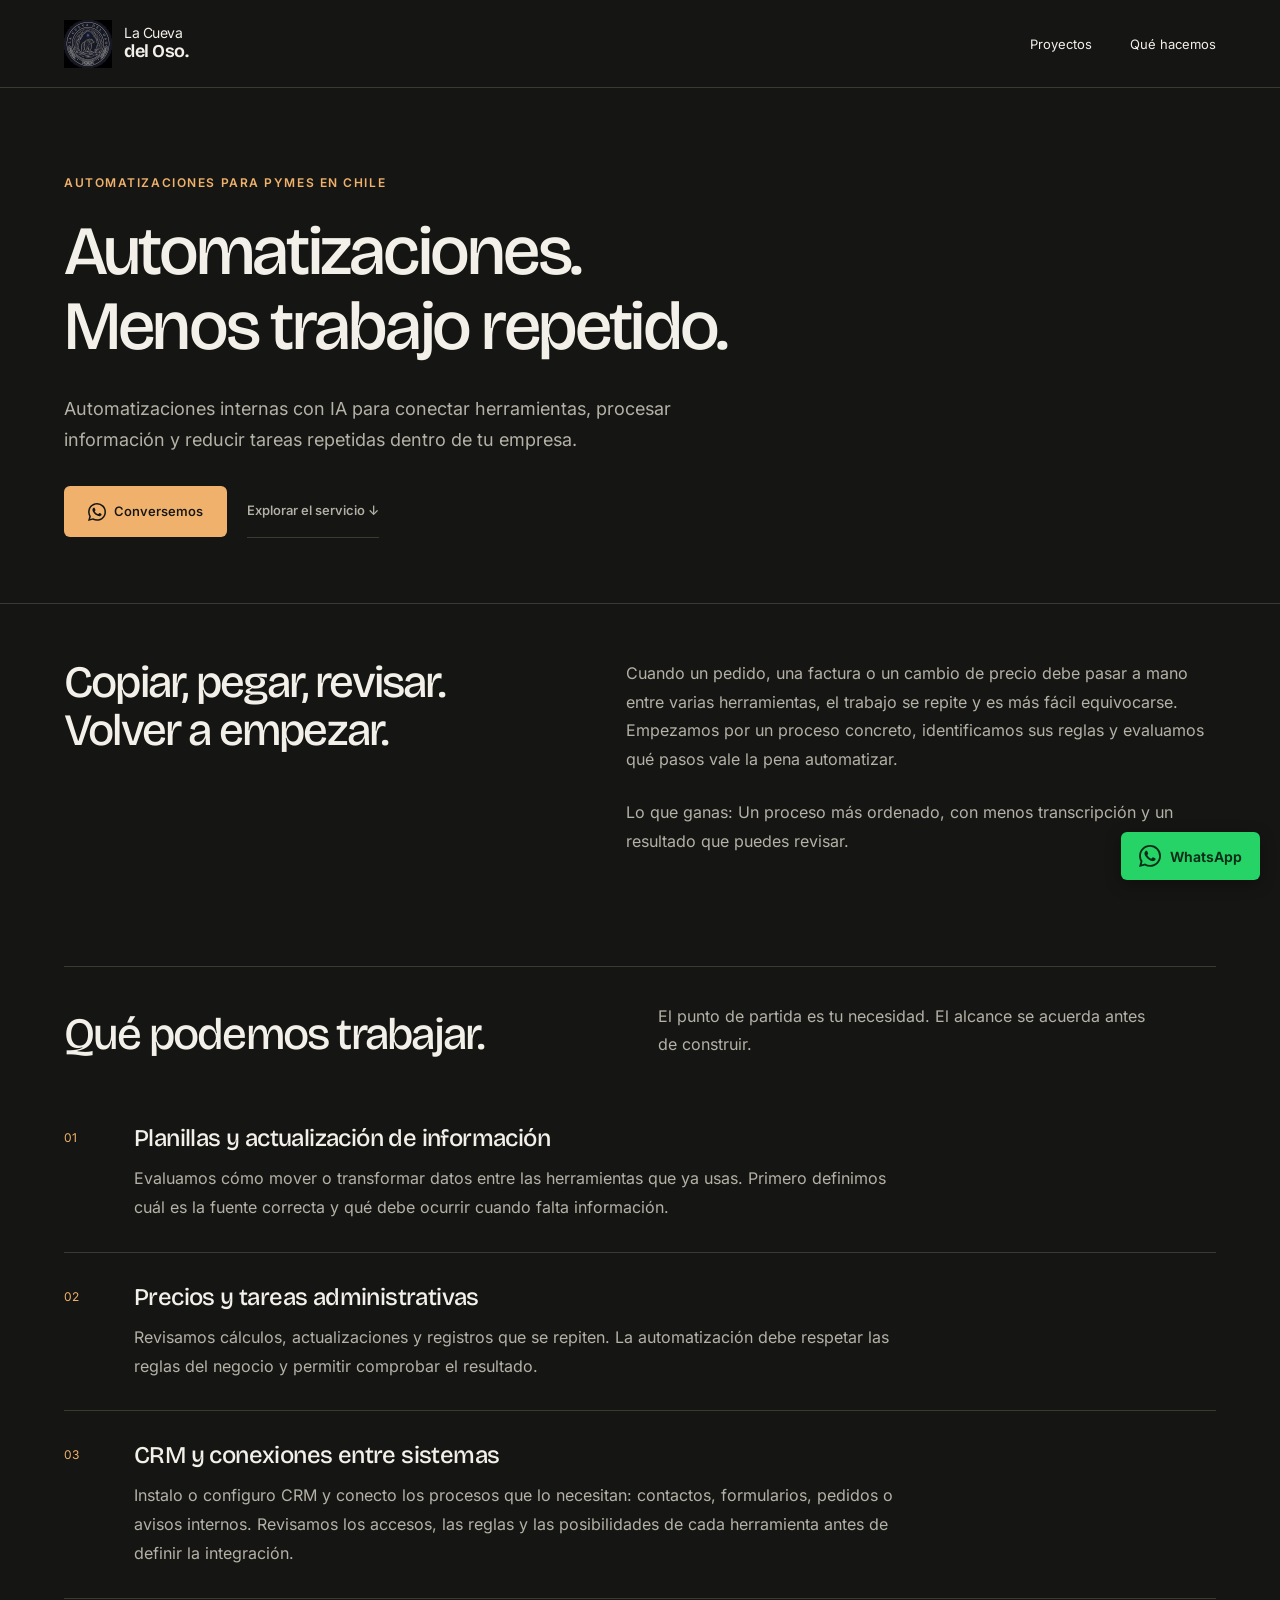
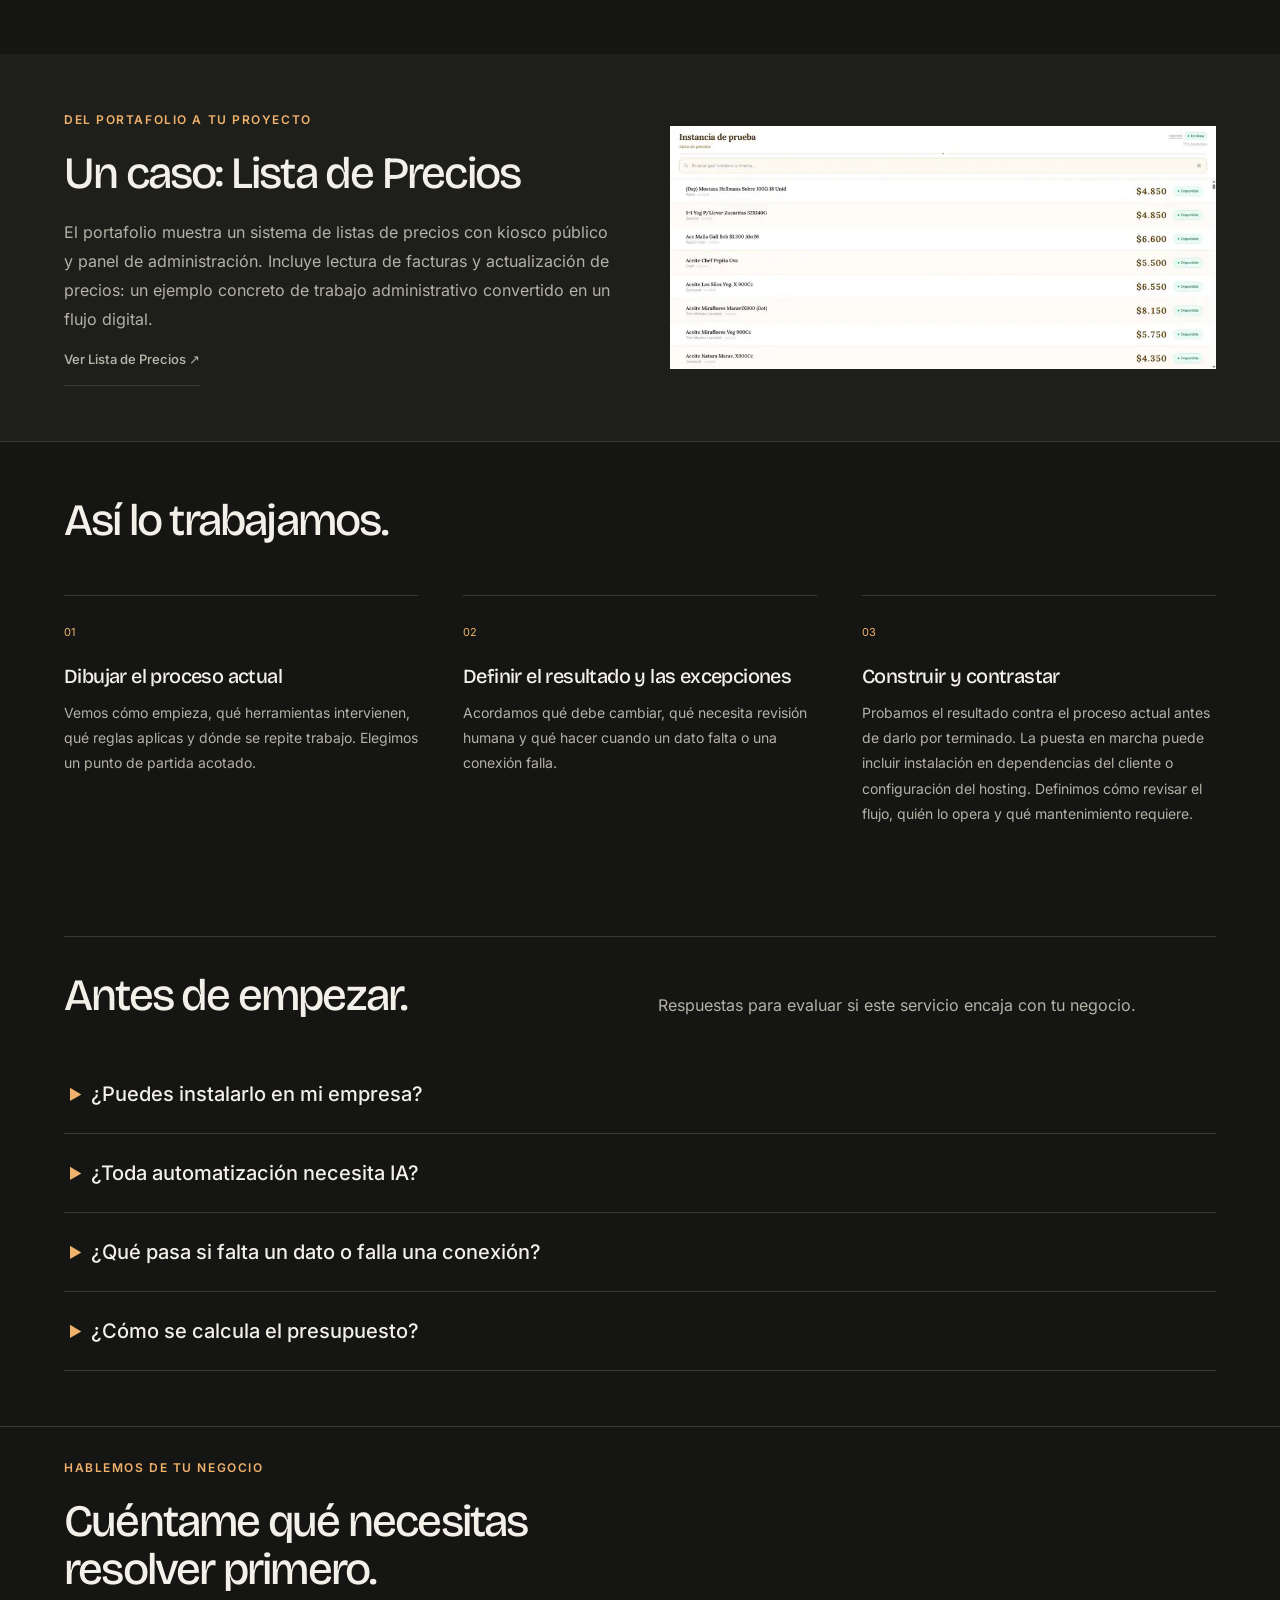
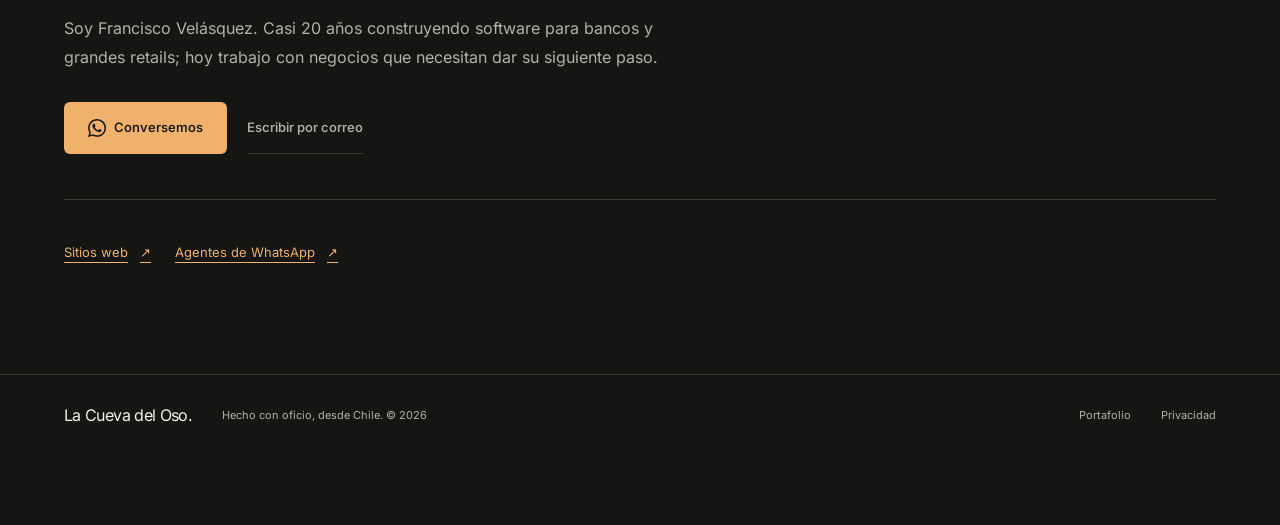
<file: servicios/automatizaciones.html>
<!doctype html>
<html lang="es">
<head>
<meta charset="UTF-8"><meta name="viewport" content="width=device-width, initial-scale=1">
<title>Automatizaciones internas con IA para empresas en Chile | La Cueva del Oso</title>
<meta name="description" content="Automatizaciones internas con IA para conectar herramientas, procesar información y reducir tareas repetidas dentro de tu empresa.">
<meta name="robots" content="index, follow"><meta name="theme-color" content="#151513">
<link rel="canonical" href="https://lacuevadeloso.cl/servicios/automatizaciones.html">
<meta property="og:type" content="website"><meta property="og:locale" content="es_CL"><meta property="og:site_name" content="La Cueva del Oso">
<meta property="og:title" content="Automatizaciones internas con IA para empresas en Chile"><meta property="og:description" content="Automatizaciones internas con IA para conectar herramientas, procesar información y reducir tareas repetidas dentro de tu empresa."><meta property="og:url" content="https://lacuevadeloso.cl/servicios/automatizaciones.html">
<meta property="og:image" content="https://lacuevadeloso.cl/brand/logo-avatar-512.png"><meta property="og:image:alt" content="La Cueva del Oso"><meta name="twitter:card" content="summary">
<link rel="icon" href="../favicon.svg" type="image/svg+xml"><link rel="preload" href="../fonts/inter-latin.woff2" as="font" type="font/woff2" crossorigin>
<link rel="stylesheet" href="../assets/site.css?v=20261004-slop"><link rel="stylesheet" href="../assets/pages.css?v=20261004-slop"><link rel="stylesheet" href="../assets/services.css?v=20261004-slop">
<script type="application/ld+json">{"@context": "https://schema.org", "@graph": [{"@type": "Organization", "@id": "https://lacuevadeloso.cl/#organizacion", "name": "La Cueva del Oso", "url": "https://lacuevadeloso.cl/", "logo": "https://lacuevadeloso.cl/brand/logo-avatar-512.png", "founder": {"@type": "Person", "name": "Francisco Velásquez"}, "email": "francisco.velasquez@lacuevadeloso.cl", "telephone": "+56957141786"}, {"@type": "Service", "@id": "https://lacuevadeloso.cl/servicios/automatizaciones.html#servicio", "name": "Automatizaciones", "description": "Automatizaciones internas con IA para conectar herramientas, procesar información y reducir tareas repetidas dentro de tu empresa.", "url": "https://lacuevadeloso.cl/servicios/automatizaciones.html", "areaServed": {"@type": "Country", "name": "Chile"}, "provider": {"@id": "https://lacuevadeloso.cl/#organizacion"}}, {"@type": "BreadcrumbList", "itemListElement": [{"@type": "ListItem", "position": 1, "name": "Inicio", "item": "https://lacuevadeloso.cl/"}, {"@type": "ListItem", "position": 2, "name": "Automatizaciones", "item": "https://lacuevadeloso.cl/servicios/automatizaciones.html"}]}]}</script>
<script src="../assets/site.js?v=20261004-slop" defer></script>
</head>
<body class="interior service-page">
<a class="skip" href="#contenido">Saltar al contenido</a>
<header class="header">
    <a class="brand" href="../index.html" aria-label="La Cueva del Oso, inicio">
      <img src="../brand/logo-avatar-512.webp" width="48" height="48" alt="">
      <span>La Cueva<br><strong>del Oso.</strong></span>
    </a>
    <nav aria-label="Principal">
      <a href="../index.html#trabajos">Proyectos</a><a href="../index.html#servicios">Qué hacemos</a>
    </nav>
  </header>
<main id="contenido">
<section class="page-head"><p class="eyebrow">Automatizaciones para pymes en Chile</p><h1>Automatizaciones.<br><em>Menos trabajo repetido.</em></h1><p class="lede">Automatizaciones internas con IA para conectar herramientas, procesar información y reducir tareas repetidas dentro de tu empresa.</p><div class="btn-row"><a class="btn btn-primary" href="https://wa.me/56957141786?text=Hola%20Francisco%2C%20quiero%20conversar%20sobre%20automatizaciones%20para%20mi%20negocio." target="_blank" rel="noopener"><span class="contact-label"><svg class="whatsapp-icon" xmlns="http://www.w3.org/2000/svg" viewBox="0 0 24 24" width="18" height="18" fill="currentColor" aria-hidden="true" focusable="false"><path d="M20.52 3.48A11.91 11.91 0 0 0 12.04 0C5.46 0 .1 5.35.1 11.93c0 2.1.55 4.15 1.6 5.96L0 24l6.26-1.64a11.93 11.93 0 0 0 5.77 1.47h.01C18.62 23.83 24 18.48 24 11.9c0-3.19-1.24-6.18-3.48-8.42ZM12.04 21.8h-.01a9.9 9.9 0 0 1-5.05-1.38l-.36-.21-3.72.98.99-3.63-.24-.37a9.88 9.88 0 0 1-1.51-5.26c0-5.47 4.45-9.91 9.92-9.91a9.84 9.84 0 0 1 7.01 2.9 9.83 9.83 0 0 1 2.9 7.01c0 5.47-4.46 9.87-9.93 9.87Zm5.44-7.42c-.3-.15-1.77-.87-2.04-.97-.28-.1-.48-.15-.68.15-.2.3-.77.97-.95 1.17-.17.2-.35.22-.65.07-.3-.15-1.26-.46-2.4-1.48-.89-.79-1.49-1.77-1.66-2.07-.18-.3-.02-.46.13-.61.13-.13.3-.35.45-.52.15-.18.2-.3.3-.5.1-.2.05-.37-.03-.52-.07-.15-.67-1.62-.92-2.22-.24-.58-.49-.5-.67-.51h-.57c-.2 0-.52.07-.8.37-.27.3-1.04 1.02-1.04 2.49s1.07 2.89 1.22 3.09c.15.2 2.1 3.2 5.09 4.49.71.31 1.27.49 1.7.63.71.22 1.36.19 1.87.11.57-.08 1.77-.72 2.02-1.42.25-.7.25-1.3.17-1.42-.07-.13-.27-.2-.57-.35Z"/></svg>Conversemos</span></a><a class="btn btn-ghost" href="#alcance">Explorar el servicio ↓</a></div></section>
<section class="section service-problem" aria-labelledby="problema"><h2 id="problema">Copiar, pegar, revisar. Volver a empezar.</h2><div><p>Cuando un pedido, una factura o un cambio de precio debe pasar a mano entre varias herramientas, el trabajo se repite y es más fácil equivocarse. Empezamos por un proceso concreto, identificamos sus reglas y evaluamos qué pasos vale la pena automatizar.</p><p class="servicio-resultado">Lo que ganas: Un proceso más ordenado, con menos transcripción y un resultado que puedes revisar.</p></div></section>
<section class="section service-scope" id="alcance" aria-labelledby="alcance-title"><div class="section-head"><h2 id="alcance-title">Qué podemos trabajar.</h2><p class="section-sub">El punto de partida es tu necesidad. El alcance se acuerda antes de construir.</p></div><article><span class="service-number">01</span><div><h3>Planillas y actualización de información</h3><p>Evaluamos cómo mover o transformar datos entre las herramientas que ya usas. Primero definimos cuál es la fuente correcta y qué debe ocurrir cuando falta información.</p></div></article>
<article><span class="service-number">02</span><div><h3>Precios y tareas administrativas</h3><p>Revisamos cálculos, actualizaciones y registros que se repiten. La automatización debe respetar las reglas del negocio y permitir comprobar el resultado.</p></div></article>
<article><span class="service-number">03</span><div><h3>CRM y conexiones entre sistemas</h3><p>Instalo o configuro CRM y conecto los procesos que lo necesitan: contactos, formularios, pedidos o avisos internos. Revisamos los accesos, las reglas y las posibilidades de cada herramienta antes de definir la integración.</p></div></article></section>
<section class="section service-example" aria-labelledby="ejemplo-title"><div><p class="eyebrow">Del portafolio a tu proyecto</p><h2 id="ejemplo-title">Un caso: Lista de Precios</h2><p>El portafolio muestra un sistema de listas de precios con kiosco público y panel de administración. Incluye lectura de facturas y actualización de precios: un ejemplo concreto de trabajo administrativo convertido en un flujo digital.</p><a class="btn btn-ghost" href="../proyectos/lista-de-precios.html">Ver Lista de Precios ↗</a></div><img src="../img/proyectos/lista-de-precios/kiosco-lista-completa.webp" alt="Vista del kiosco público de Lista de Precios" loading="lazy" decoding="async" width="900" height="440"></section>
<section class="section process" aria-labelledby="proceso-title"><h2 id="proceso-title">Así lo trabajamos.</h2><ol><li><span>01</span><h3>Dibujar el proceso actual</h3><p>Vemos cómo empieza, qué herramientas intervienen, qué reglas aplicas y dónde se repite trabajo. Elegimos un punto de partida acotado.</p></li>
<li><span>02</span><h3>Definir el resultado y las excepciones</h3><p>Acordamos qué debe cambiar, qué necesita revisión humana y qué hacer cuando un dato falta o una conexión falla.</p></li>
<li><span>03</span><h3>Construir y contrastar</h3><p>Probamos el resultado contra el proceso actual antes de darlo por terminado. La puesta en marcha puede incluir instalación en dependencias del cliente o configuración del hosting. Definimos cómo revisar el flujo, quién lo opera y qué mantenimiento requiere.</p></li></ol></section>
<section class="section service-faq" aria-labelledby="preguntas-title"><div class="section-head"><h2 id="preguntas-title">Antes de empezar.</h2><p class="section-sub">Respuestas para evaluar si este servicio encaja con tu negocio.</p></div><details><summary>¿Puedes instalarlo en mi empresa?</summary><p>Sí, ofrezco instalación en dependencias del cliente cuando la solución y el entorno lo permiten. También puedo configurar el hosting. Revisamos equipos, accesos y requisitos antes de elegir dónde funcionará.</p></details>
<details><summary>¿Toda automatización necesita IA?</summary><p>No. Cuando hay reglas claras, una conexión o un cálculo puede ser suficiente. La IA se evalúa cuando aporta al problema, por ejemplo al interpretar información que llega en formatos distintos.</p></details>
<details><summary>¿Qué pasa si falta un dato o falla una conexión?</summary><p>Ese comportamiento se define como parte del proyecto. Hay que acordar cómo avisar, qué operaciones detener y cuándo una persona debe revisar antes de continuar.</p></details>
<details><summary>¿Cómo se calcula el presupuesto?</summary><p>Según las herramientas involucradas, las reglas, el volumen esperado y las excepciones. Empezamos por un proceso concreto; los accesos, costos de terceros y mantenimiento se detallan antes de construir.</p></details></section>
<section class="section service-contact" id="contacto"><p class="eyebrow">Hablemos de tu negocio</p><h2>Cuéntame qué necesitas<br><em>resolver primero.</em></h2><p>Soy Francisco Velásquez. Casi 20 años construyendo software para bancos y grandes retails; hoy trabajo con negocios que necesitan dar su siguiente paso.</p><div class="btn-row"><a class="btn btn-primary" href="https://wa.me/56957141786?text=Hola%20Francisco%2C%20quiero%20conversar%20sobre%20automatizaciones%20para%20mi%20negocio." target="_blank" rel="noopener"><span class="contact-label"><svg class="whatsapp-icon" xmlns="http://www.w3.org/2000/svg" viewBox="0 0 24 24" width="18" height="18" fill="currentColor" aria-hidden="true" focusable="false"><path d="M20.52 3.48A11.91 11.91 0 0 0 12.04 0C5.46 0 .1 5.35.1 11.93c0 2.1.55 4.15 1.6 5.96L0 24l6.26-1.64a11.93 11.93 0 0 0 5.77 1.47h.01C18.62 23.83 24 18.48 24 11.9c0-3.19-1.24-6.18-3.48-8.42ZM12.04 21.8h-.01a9.9 9.9 0 0 1-5.05-1.38l-.36-.21-3.72.98.99-3.63-.24-.37a9.88 9.88 0 0 1-1.51-5.26c0-5.47 4.45-9.91 9.92-9.91a9.84 9.84 0 0 1 7.01 2.9 9.83 9.83 0 0 1 2.9 7.01c0 5.47-4.46 9.87-9.93 9.87Zm5.44-7.42c-.3-.15-1.77-.87-2.04-.97-.28-.1-.48-.15-.68.15-.2.3-.77.97-.95 1.17-.17.2-.35.22-.65.07-.3-.15-1.26-.46-2.4-1.48-.89-.79-1.49-1.77-1.66-2.07-.18-.3-.02-.46.13-.61.13-.13.3-.35.45-.52.15-.18.2-.3.3-.5.1-.2.05-.37-.03-.52-.07-.15-.67-1.62-.92-2.22-.24-.58-.49-.5-.67-.51h-.57c-.2 0-.52.07-.8.37-.27.3-1.04 1.02-1.04 2.49s1.07 2.89 1.22 3.09c.15.2 2.1 3.2 5.09 4.49.71.31 1.27.49 1.7.63.71.22 1.36.19 1.87.11.57-.08 1.77-.72 2.02-1.42.25-.7.25-1.3.17-1.42-.07-.13-.27-.2-.57-.35Z"/></svg>Conversemos</span></a><a class="btn btn-ghost" href="mailto:francisco.velasquez@lacuevadeloso.cl">Escribir por correo</a></div><nav class="related-services" aria-label="Otros servicios"><a href="sitios-web.html">Sitios web <span aria-hidden="true">↗</span></a><a href="agentes-whatsapp.html">Agentes de WhatsApp <span aria-hidden="true">↗</span></a></nav></section>
</main>
<footer><a class="footer-brand" href="../index.html">La Cueva del Oso.</a><span>Hecho con oficio, desde Chile. © 2026</span><a href="../portafolio.html">Portafolio</a><a href="../privacidad.html">Privacidad</a></footer>
<a class="whatsapp-float" href="https://wa.me/56957141786" target="_blank" rel="noopener" aria-label="WhatsApp: conversar con Francisco"><svg class="whatsapp-icon" xmlns="http://www.w3.org/2000/svg" viewBox="0 0 24 24" width="18" height="18" fill="currentColor" aria-hidden="true" focusable="false"><path d="M20.52 3.48A11.91 11.91 0 0 0 12.04 0C5.46 0 .1 5.35.1 11.93c0 2.1.55 4.15 1.6 5.96L0 24l6.26-1.64a11.93 11.93 0 0 0 5.77 1.47h.01C18.62 23.83 24 18.48 24 11.9c0-3.19-1.24-6.18-3.48-8.42ZM12.04 21.8h-.01a9.9 9.9 0 0 1-5.05-1.38l-.36-.21-3.72.98.99-3.63-.24-.37a9.88 9.88 0 0 1-1.51-5.26c0-5.47 4.45-9.91 9.92-9.91a9.84 9.84 0 0 1 7.01 2.9 9.83 9.83 0 0 1 2.9 7.01c0 5.47-4.46 9.87-9.93 9.87Zm5.44-7.42c-.3-.15-1.77-.87-2.04-.97-.28-.1-.48-.15-.68.15-.2.3-.77.97-.95 1.17-.17.2-.35.22-.65.07-.3-.15-1.26-.46-2.4-1.48-.89-.79-1.49-1.77-1.66-2.07-.18-.3-.02-.46.13-.61.13-.13.3-.35.45-.52.15-.18.2-.3.3-.5.1-.2.05-.37-.03-.52-.07-.15-.67-1.62-.92-2.22-.24-.58-.49-.5-.67-.51h-.57c-.2 0-.52.07-.8.37-.27.3-1.04 1.02-1.04 2.49s1.07 2.89 1.22 3.09c.15.2 2.1 3.2 5.09 4.49.71.31 1.27.49 1.7.63.71.22 1.36.19 1.87.11.57-.08 1.77-.72 2.02-1.42.25-.7.25-1.3.17-1.42-.07-.13-.27-.2-.57-.35Z"/></svg><span>WhatsApp</span></a>
</body></html>
</file>
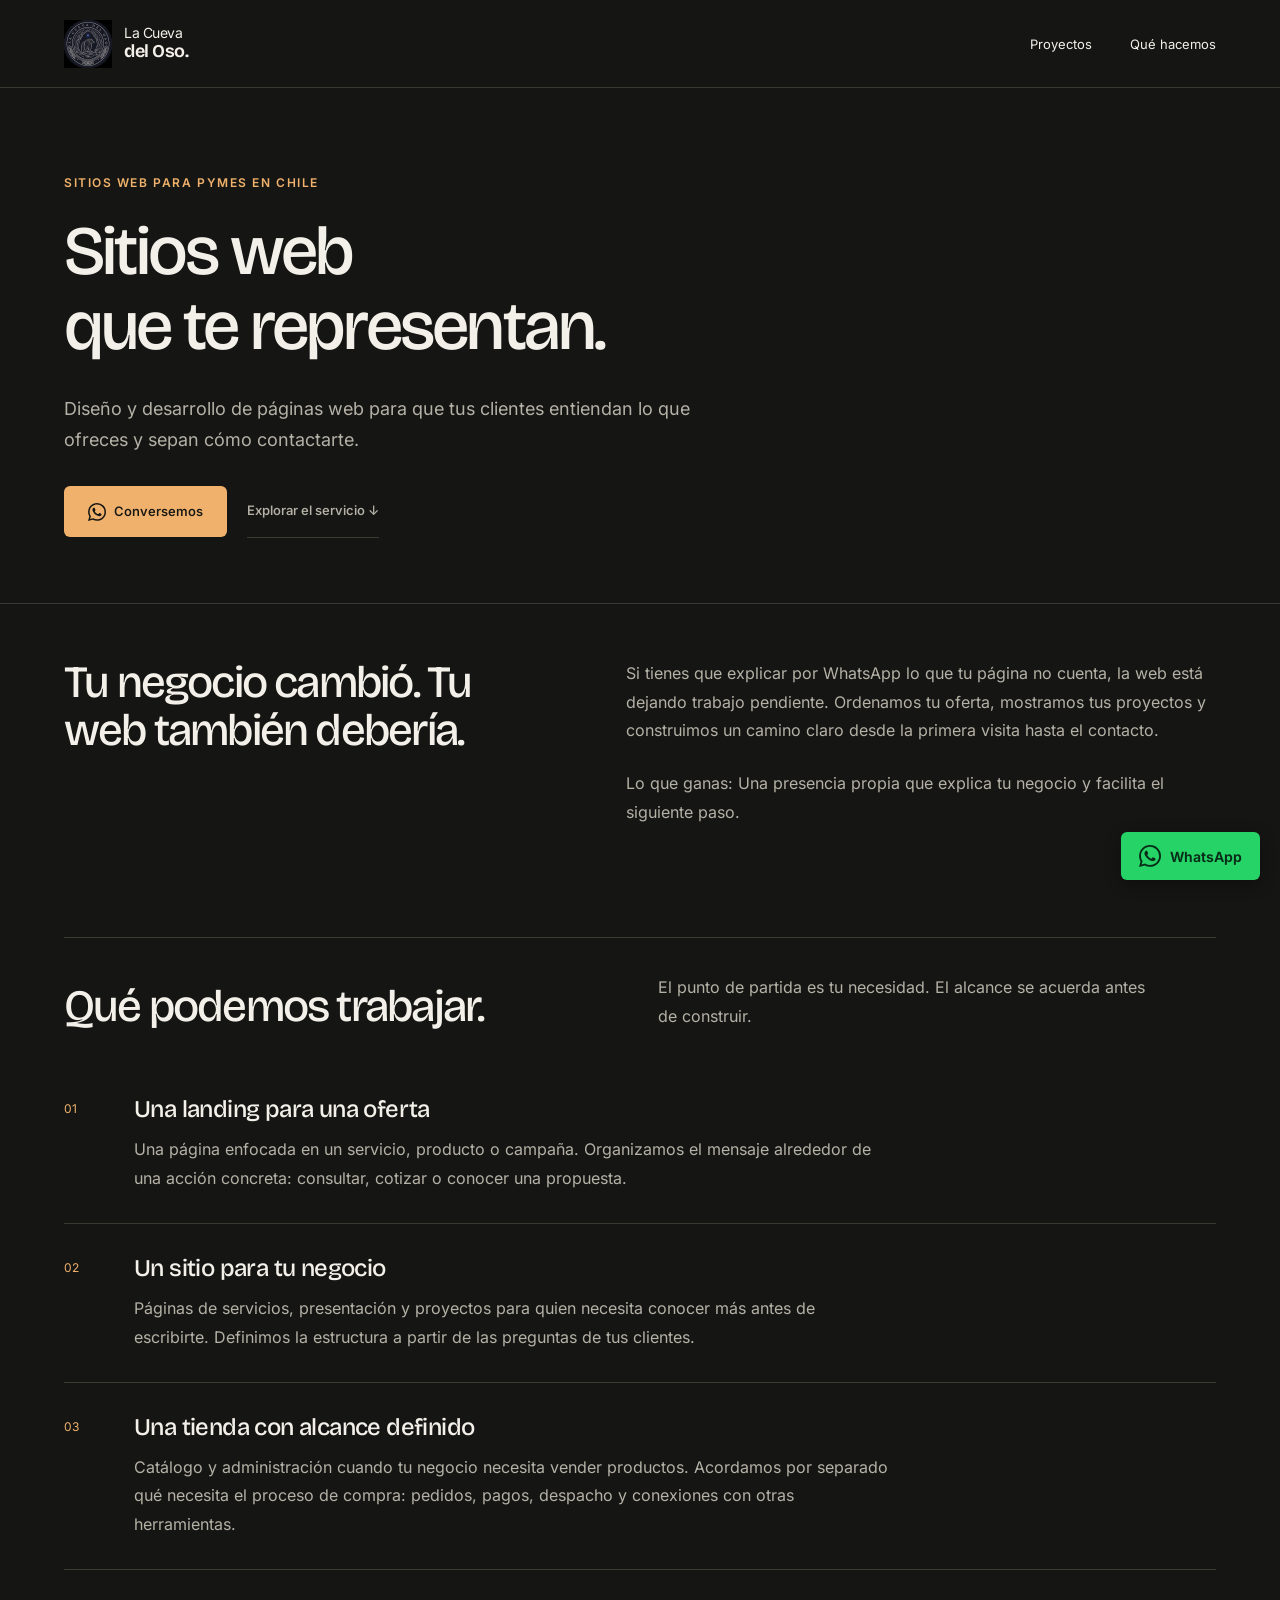
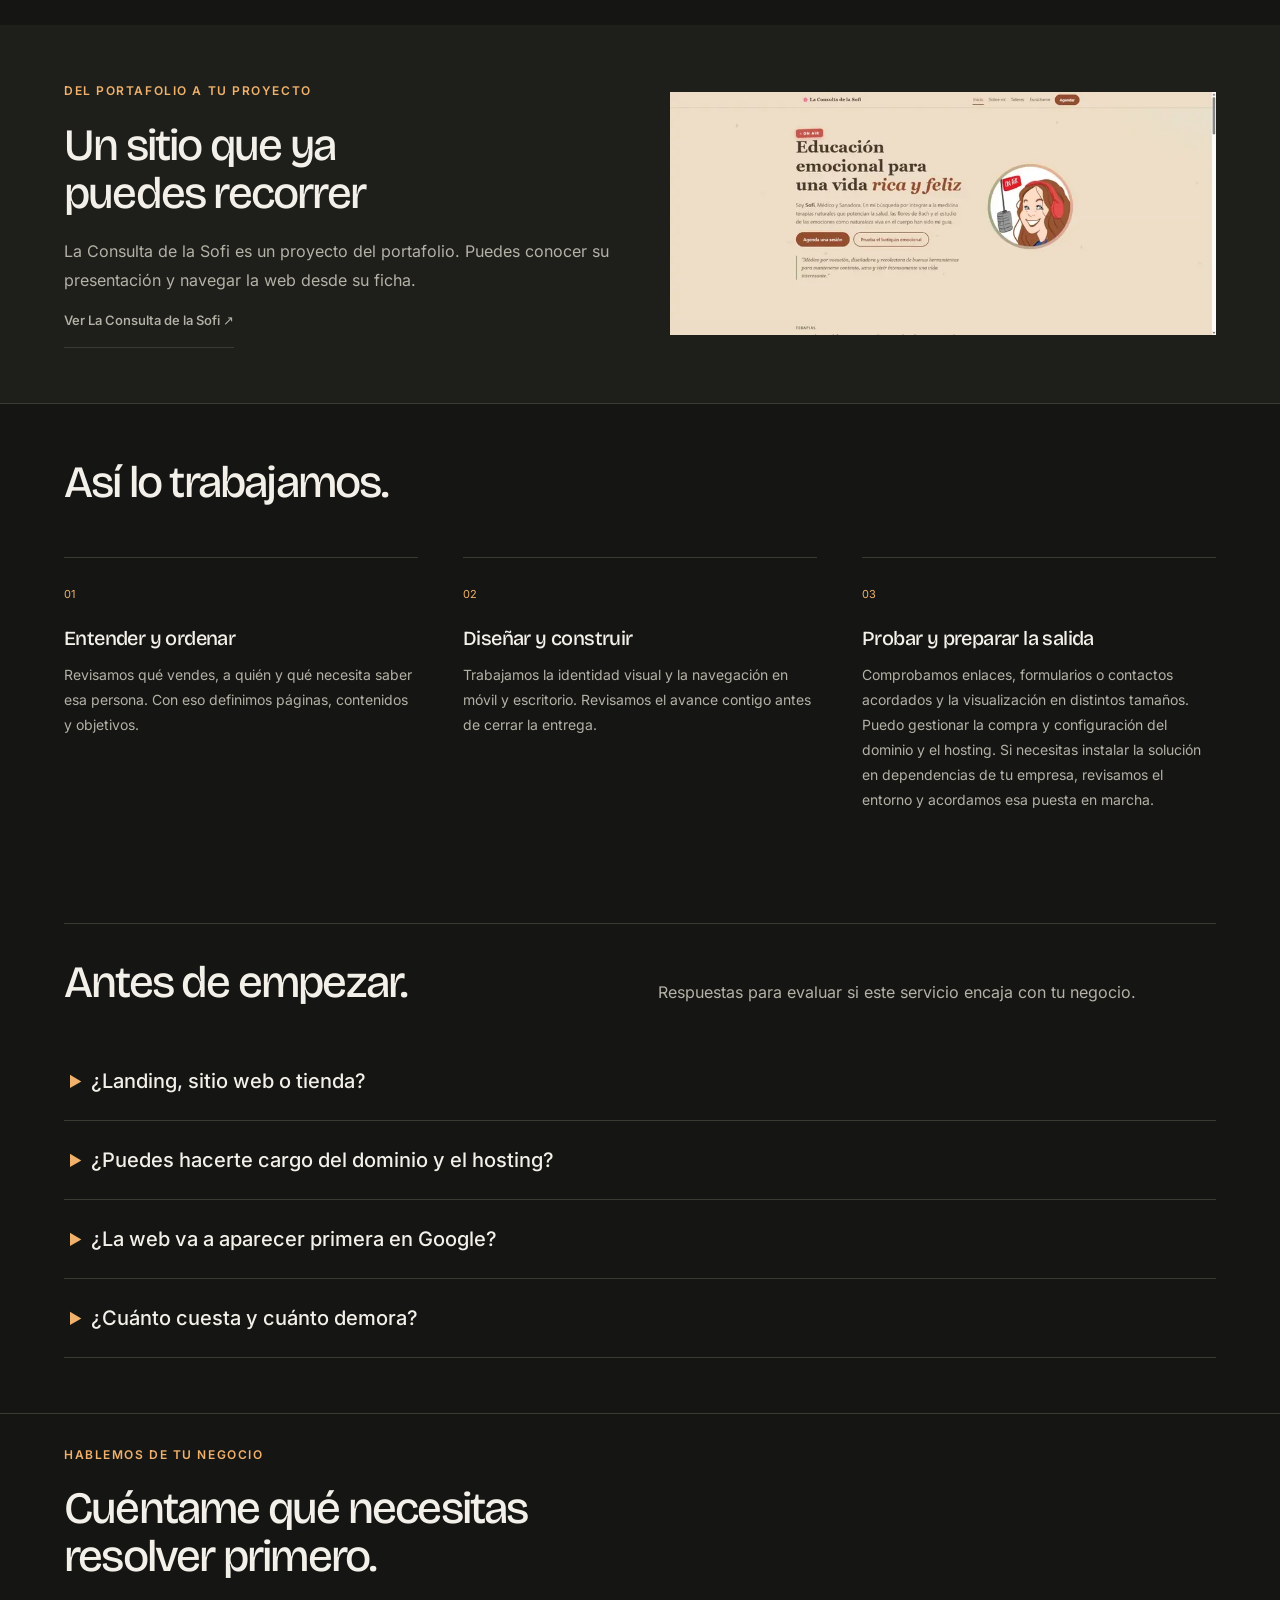
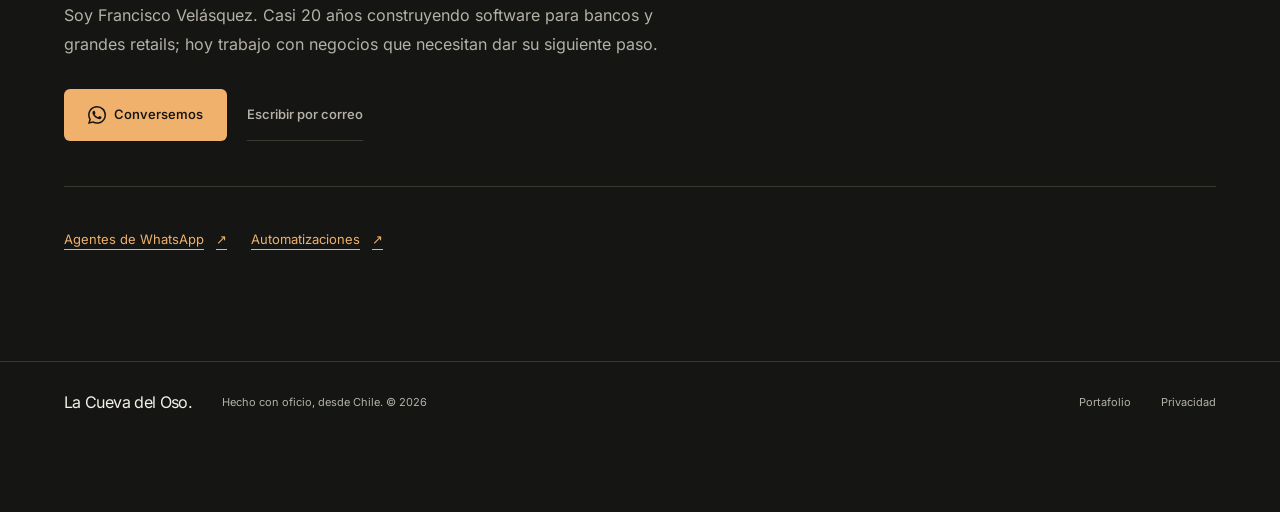
<file: servicios/sitios-web.html>
<!doctype html>
<html lang="es">
<head>
<meta charset="UTF-8"><meta name="viewport" content="width=device-width, initial-scale=1">
<title>Diseño de sitios web para pymes en Chile | La Cueva del Oso</title>
<meta name="description" content="Diseño y desarrollo de páginas web para que tus clientes entiendan lo que ofreces y sepan cómo contactarte.">
<meta name="robots" content="index, follow"><meta name="theme-color" content="#151513">
<link rel="canonical" href="https://lacuevadeloso.cl/servicios/sitios-web.html">
<meta property="og:type" content="website"><meta property="og:locale" content="es_CL"><meta property="og:site_name" content="La Cueva del Oso">
<meta property="og:title" content="Diseño de sitios web para pymes en Chile"><meta property="og:description" content="Diseño y desarrollo de páginas web para que tus clientes entiendan lo que ofreces y sepan cómo contactarte."><meta property="og:url" content="https://lacuevadeloso.cl/servicios/sitios-web.html">
<meta property="og:image" content="https://lacuevadeloso.cl/brand/logo-avatar-512.png"><meta property="og:image:alt" content="La Cueva del Oso"><meta name="twitter:card" content="summary">
<link rel="icon" href="../favicon.svg" type="image/svg+xml"><link rel="preload" href="../fonts/inter-latin.woff2" as="font" type="font/woff2" crossorigin>
<link rel="stylesheet" href="../assets/site.css?v=20261004-slop"><link rel="stylesheet" href="../assets/pages.css?v=20261004-slop"><link rel="stylesheet" href="../assets/services.css?v=20261004-slop">
<script type="application/ld+json">{"@context": "https://schema.org", "@graph": [{"@type": "Organization", "@id": "https://lacuevadeloso.cl/#organizacion", "name": "La Cueva del Oso", "url": "https://lacuevadeloso.cl/", "logo": "https://lacuevadeloso.cl/brand/logo-avatar-512.png", "founder": {"@type": "Person", "name": "Francisco Velásquez"}, "email": "francisco.velasquez@lacuevadeloso.cl", "telephone": "+56957141786"}, {"@type": "Service", "@id": "https://lacuevadeloso.cl/servicios/sitios-web.html#servicio", "name": "Sitios web", "description": "Diseño y desarrollo de páginas web para que tus clientes entiendan lo que ofreces y sepan cómo contactarte.", "url": "https://lacuevadeloso.cl/servicios/sitios-web.html", "areaServed": {"@type": "Country", "name": "Chile"}, "provider": {"@id": "https://lacuevadeloso.cl/#organizacion"}}, {"@type": "BreadcrumbList", "itemListElement": [{"@type": "ListItem", "position": 1, "name": "Inicio", "item": "https://lacuevadeloso.cl/"}, {"@type": "ListItem", "position": 2, "name": "Sitios web", "item": "https://lacuevadeloso.cl/servicios/sitios-web.html"}]}]}</script>
<script src="../assets/site.js?v=20261004-slop" defer></script>
</head>
<body class="interior service-page">
<a class="skip" href="#contenido">Saltar al contenido</a>
<header class="header">
    <a class="brand" href="../index.html" aria-label="La Cueva del Oso, inicio">
      <img src="../brand/logo-avatar-512.webp" width="48" height="48" alt="">
      <span>La Cueva<br><strong>del Oso.</strong></span>
    </a>
    <nav aria-label="Principal">
      <a href="../index.html#trabajos">Proyectos</a><a href="../index.html#servicios">Qué hacemos</a>
    </nav>
  </header>
<main id="contenido">
<section class="page-head"><p class="eyebrow">Sitios web para pymes en Chile</p><h1>Sitios web<br><em>que te representan.</em></h1><p class="lede">Diseño y desarrollo de páginas web para que tus clientes entiendan lo que ofreces y sepan cómo contactarte.</p><div class="btn-row"><a class="btn btn-primary" href="https://wa.me/56957141786?text=Hola%20Francisco%2C%20quiero%20conversar%20sobre%20sitios%20web%20para%20mi%20negocio." target="_blank" rel="noopener"><span class="contact-label"><svg class="whatsapp-icon" xmlns="http://www.w3.org/2000/svg" viewBox="0 0 24 24" width="18" height="18" fill="currentColor" aria-hidden="true" focusable="false"><path d="M20.52 3.48A11.91 11.91 0 0 0 12.04 0C5.46 0 .1 5.35.1 11.93c0 2.1.55 4.15 1.6 5.96L0 24l6.26-1.64a11.93 11.93 0 0 0 5.77 1.47h.01C18.62 23.83 24 18.48 24 11.9c0-3.19-1.24-6.18-3.48-8.42ZM12.04 21.8h-.01a9.9 9.9 0 0 1-5.05-1.38l-.36-.21-3.72.98.99-3.63-.24-.37a9.88 9.88 0 0 1-1.51-5.26c0-5.47 4.45-9.91 9.92-9.91a9.84 9.84 0 0 1 7.01 2.9 9.83 9.83 0 0 1 2.9 7.01c0 5.47-4.46 9.87-9.93 9.87Zm5.44-7.42c-.3-.15-1.77-.87-2.04-.97-.28-.1-.48-.15-.68.15-.2.3-.77.97-.95 1.17-.17.2-.35.22-.65.07-.3-.15-1.26-.46-2.4-1.48-.89-.79-1.49-1.77-1.66-2.07-.18-.3-.02-.46.13-.61.13-.13.3-.35.45-.52.15-.18.2-.3.3-.5.1-.2.05-.37-.03-.52-.07-.15-.67-1.62-.92-2.22-.24-.58-.49-.5-.67-.51h-.57c-.2 0-.52.07-.8.37-.27.3-1.04 1.02-1.04 2.49s1.07 2.89 1.22 3.09c.15.2 2.1 3.2 5.09 4.49.71.31 1.27.49 1.7.63.71.22 1.36.19 1.87.11.57-.08 1.77-.72 2.02-1.42.25-.7.25-1.3.17-1.42-.07-.13-.27-.2-.57-.35Z"/></svg>Conversemos</span></a><a class="btn btn-ghost" href="#alcance">Explorar el servicio ↓</a></div></section>
<section class="section service-problem" aria-labelledby="problema"><h2 id="problema">Tu negocio cambió. Tu web también debería.</h2><div><p>Si tienes que explicar por WhatsApp lo que tu página no cuenta, la web está dejando trabajo pendiente. Ordenamos tu oferta, mostramos tus proyectos y construimos un camino claro desde la primera visita hasta el contacto.</p><p class="servicio-resultado">Lo que ganas: Una presencia propia que explica tu negocio y facilita el siguiente paso.</p></div></section>
<section class="section service-scope" id="alcance" aria-labelledby="alcance-title"><div class="section-head"><h2 id="alcance-title">Qué podemos trabajar.</h2><p class="section-sub">El punto de partida es tu necesidad. El alcance se acuerda antes de construir.</p></div><article><span class="service-number">01</span><div><h3>Una landing para una oferta</h3><p>Una página enfocada en un servicio, producto o campaña. Organizamos el mensaje alrededor de una acción concreta: consultar, cotizar o conocer una propuesta.</p></div></article>
<article><span class="service-number">02</span><div><h3>Un sitio para tu negocio</h3><p>Páginas de servicios, presentación y proyectos para quien necesita conocer más antes de escribirte. Definimos la estructura a partir de las preguntas de tus clientes.</p></div></article>
<article><span class="service-number">03</span><div><h3>Una tienda con alcance definido</h3><p>Catálogo y administración cuando tu negocio necesita vender productos. Acordamos por separado qué necesita el proceso de compra: pedidos, pagos, despacho y conexiones con otras herramientas.</p></div></article></section>
<section class="section service-example" aria-labelledby="ejemplo-title"><div><p class="eyebrow">Del portafolio a tu proyecto</p><h2 id="ejemplo-title">Un sitio que ya puedes recorrer</h2><p>La Consulta de la Sofi es un proyecto del portafolio. Puedes conocer su presentación y navegar la web desde su ficha.</p><a class="btn btn-ghost" href="../proyectos/la-consulta-de-la-sofi.html">Ver La Consulta de la Sofi ↗</a></div><img src="../img/proyectos/la-consulta-de-la-sofi/hero.webp" alt="Portada del sitio La Consulta de la Sofi" loading="lazy" decoding="async" width="900" height="440"></section>
<section class="section process" aria-labelledby="proceso-title"><h2 id="proceso-title">Así lo trabajamos.</h2><ol><li><span>01</span><h3>Entender y ordenar</h3><p>Revisamos qué vendes, a quién y qué necesita saber esa persona. Con eso definimos páginas, contenidos y objetivos.</p></li>
<li><span>02</span><h3>Diseñar y construir</h3><p>Trabajamos la identidad visual y la navegación en móvil y escritorio. Revisamos el avance contigo antes de cerrar la entrega.</p></li>
<li><span>03</span><h3>Probar y preparar la salida</h3><p>Comprobamos enlaces, formularios o contactos acordados y la visualización en distintos tamaños. Puedo gestionar la compra y configuración del dominio y el hosting. Si necesitas instalar la solución en dependencias de tu empresa, revisamos el entorno y acordamos esa puesta en marcha.</p></li></ol></section>
<section class="section service-faq" aria-labelledby="preguntas-title"><div class="section-head"><h2 id="preguntas-title">Antes de empezar.</h2><p class="section-sub">Respuestas para evaluar si este servicio encaja con tu negocio.</p></div><details><summary>¿Landing, sitio web o tienda?</summary><p>Una landing concentra una oferta en una sola página. Un sitio permite desarrollar varios servicios o proyectos. Una tienda agrega un catálogo y un proceso de compra. Elegimos según lo que tus clientes necesitan hacer.</p></details>
<details><summary>¿Puedes hacerte cargo del dominio y el hosting?</summary><p>Sí. Puedo gestionar el proceso de compra y la configuración del dominio y el hosting, además de construir o rediseñar la web. Antes de contratar definimos los accesos, la titularidad y las renovaciones para tu negocio.</p></details>
<details><summary>¿La web va a aparecer primera en Google?</summary><p>No se promete una posición. Se puede preparar una base técnica con contenido accesible, títulos, descripciones y sitemap; el posicionamiento también depende del contenido, la competencia y el tiempo.</p></details>
<details><summary>¿Cuánto cuesta y cuánto demora?</summary><p>Depende del número de páginas, los contenidos y las funciones. Antes de comenzar se define un alcance, un presupuesto y un plazo. La compra y configuración de dominio y hosting pueden formar parte del servicio. Se detallan en la propuesta, junto con las renovaciones y el mantenimiento que acuerdes.</p></details></section>
<section class="section service-contact" id="contacto"><p class="eyebrow">Hablemos de tu negocio</p><h2>Cuéntame qué necesitas<br><em>resolver primero.</em></h2><p>Soy Francisco Velásquez. Casi 20 años construyendo software para bancos y grandes retails; hoy trabajo con negocios que necesitan dar su siguiente paso.</p><div class="btn-row"><a class="btn btn-primary" href="https://wa.me/56957141786?text=Hola%20Francisco%2C%20quiero%20conversar%20sobre%20sitios%20web%20para%20mi%20negocio." target="_blank" rel="noopener"><span class="contact-label"><svg class="whatsapp-icon" xmlns="http://www.w3.org/2000/svg" viewBox="0 0 24 24" width="18" height="18" fill="currentColor" aria-hidden="true" focusable="false"><path d="M20.52 3.48A11.91 11.91 0 0 0 12.04 0C5.46 0 .1 5.35.1 11.93c0 2.1.55 4.15 1.6 5.96L0 24l6.26-1.64a11.93 11.93 0 0 0 5.77 1.47h.01C18.62 23.83 24 18.48 24 11.9c0-3.19-1.24-6.18-3.48-8.42ZM12.04 21.8h-.01a9.9 9.9 0 0 1-5.05-1.38l-.36-.21-3.72.98.99-3.63-.24-.37a9.88 9.88 0 0 1-1.51-5.26c0-5.47 4.45-9.91 9.92-9.91a9.84 9.84 0 0 1 7.01 2.9 9.83 9.83 0 0 1 2.9 7.01c0 5.47-4.46 9.87-9.93 9.87Zm5.44-7.42c-.3-.15-1.77-.87-2.04-.97-.28-.1-.48-.15-.68.15-.2.3-.77.97-.95 1.17-.17.2-.35.22-.65.07-.3-.15-1.26-.46-2.4-1.48-.89-.79-1.49-1.77-1.66-2.07-.18-.3-.02-.46.13-.61.13-.13.3-.35.45-.52.15-.18.2-.3.3-.5.1-.2.05-.37-.03-.52-.07-.15-.67-1.62-.92-2.22-.24-.58-.49-.5-.67-.51h-.57c-.2 0-.52.07-.8.37-.27.3-1.04 1.02-1.04 2.49s1.07 2.89 1.22 3.09c.15.2 2.1 3.2 5.09 4.49.71.31 1.27.49 1.7.63.71.22 1.36.19 1.87.11.57-.08 1.77-.72 2.02-1.42.25-.7.25-1.3.17-1.42-.07-.13-.27-.2-.57-.35Z"/></svg>Conversemos</span></a><a class="btn btn-ghost" href="mailto:francisco.velasquez@lacuevadeloso.cl">Escribir por correo</a></div><nav class="related-services" aria-label="Otros servicios"><a href="agentes-whatsapp.html">Agentes de WhatsApp <span aria-hidden="true">↗</span></a><a href="automatizaciones.html">Automatizaciones <span aria-hidden="true">↗</span></a></nav></section>
</main>
<footer><a class="footer-brand" href="../index.html">La Cueva del Oso.</a><span>Hecho con oficio, desde Chile. © 2026</span><a href="../portafolio.html">Portafolio</a><a href="../privacidad.html">Privacidad</a></footer>
<a class="whatsapp-float" href="https://wa.me/56957141786" target="_blank" rel="noopener" aria-label="WhatsApp: conversar con Francisco"><svg class="whatsapp-icon" xmlns="http://www.w3.org/2000/svg" viewBox="0 0 24 24" width="18" height="18" fill="currentColor" aria-hidden="true" focusable="false"><path d="M20.52 3.48A11.91 11.91 0 0 0 12.04 0C5.46 0 .1 5.35.1 11.93c0 2.1.55 4.15 1.6 5.96L0 24l6.26-1.64a11.93 11.93 0 0 0 5.77 1.47h.01C18.62 23.83 24 18.48 24 11.9c0-3.19-1.24-6.18-3.48-8.42ZM12.04 21.8h-.01a9.9 9.9 0 0 1-5.05-1.38l-.36-.21-3.72.98.99-3.63-.24-.37a9.88 9.88 0 0 1-1.51-5.26c0-5.47 4.45-9.91 9.92-9.91a9.84 9.84 0 0 1 7.01 2.9 9.83 9.83 0 0 1 2.9 7.01c0 5.47-4.46 9.87-9.93 9.87Zm5.44-7.42c-.3-.15-1.77-.87-2.04-.97-.28-.1-.48-.15-.68.15-.2.3-.77.97-.95 1.17-.17.2-.35.22-.65.07-.3-.15-1.26-.46-2.4-1.48-.89-.79-1.49-1.77-1.66-2.07-.18-.3-.02-.46.13-.61.13-.13.3-.35.45-.52.15-.18.2-.3.3-.5.1-.2.05-.37-.03-.52-.07-.15-.67-1.62-.92-2.22-.24-.58-.49-.5-.67-.51h-.57c-.2 0-.52.07-.8.37-.27.3-1.04 1.02-1.04 2.49s1.07 2.89 1.22 3.09c.15.2 2.1 3.2 5.09 4.49.71.31 1.27.49 1.7.63.71.22 1.36.19 1.87.11.57-.08 1.77-.72 2.02-1.42.25-.7.25-1.3.17-1.42-.07-.13-.27-.2-.57-.35Z"/></svg><span>WhatsApp</span></a>
</body></html>
</file>
<file: assets/site.css>
@font-face{font-family:Cueva;src:url('../fonts/inter-latin.woff2') format('woff2');font-style:normal;font-weight:100 900;font-display:swap}
@font-face{font-family:Bricolage;src:url('../fonts/bricolage-grotesque-latin.woff2') format('woff2');font-style:normal;font-weight:200 800;font-display:swap}
/* Independent proposal. Layers: content 0, art labels 1, header 10, skip link 20.
   Shape rule: editorial square edges; 6px buttons; 12px demo conversation bubbles. */
:root{color-scheme:dark;--bg:#151513;--surface:#1e1e1a;--text:#f3f0e9;--muted:#b4b1a6;--accent:#efb16b;--line:#3a3a32;--ease:cubic-bezier(.2,.75,.25,1)}
*{box-sizing:border-box}html{scroll-behavior:smooth;scroll-padding-top:100px}body{margin:0;background:var(--bg);color:var(--text);font-family:Cueva,Arial,sans-serif;-webkit-font-smoothing:antialiased}a{color:inherit;text-decoration:none}button{font:inherit}img{display:block;max-width:100%;height:auto}h1,h2,h3,p{margin:0}h1,h2,h3{text-wrap:balance;font-family:Bricolage,Cueva,Arial,sans-serif}h2{font-size:clamp(2.3rem,4.9vw,4.7rem);font-weight:480;letter-spacing:-.04em;line-height:1.07}em{font-style:normal;font-family:inherit;color:inherit;font-weight:inherit;letter-spacing:inherit}.acento{font-family:Georgia,'Times New Roman',serif;font-style:italic;font-weight:400;color:var(--accent)}p{line-height:1.65}a,button{-webkit-tap-highlight-color:transparent}a:focus-visible,button:focus-visible{outline:2px solid var(--accent);outline-offset:6px}.skip{position:fixed;top:8px;left:8px;background:var(--accent);color:var(--bg);padding:16px;z-index:20;transform:translateY(-150%)}.skip:focus{transform:none}.header{height:88px;max-width:1600px;padding:0 5%;margin:auto;display:flex;align-items:center;justify-content:space-between;border-bottom:1px solid var(--line);position:relative;z-index:10}.brand{display:flex;align-items:center;gap:12px;font-size:14px;line-height:1.15;letter-spacing:-.03em}.brand img{width:48px;height:48px}.brand strong{font-family:Bricolage,Cueva,Arial,sans-serif;font-size:18px;font-weight:650}.header nav{display:flex;align-items:center;gap:38px;font-size:13px}.header nav>a{padding:14px 0}.header nav>a:hover{color:var(--accent)}.header .nav-contact{border-bottom:1px solid var(--accent)}.nav-contact span{margin-left:24px}.section{max-width:1440px;margin:auto;padding:110px 5%}.hero{max-width:1600px;margin:auto;position:relative;min-height:640px;display:grid;grid-template-columns:1fr 1fr;padding:74px 5% 70px;align-items:center;isolation:isolate}.hero-copy{position:relative;z-index:1}.eyebrow{font-size:12px;letter-spacing:.13em;text-transform:uppercase;font-weight:600;line-height:1.7}.hero h1{font-size:clamp(5rem,8.2vw,8rem);font-weight:550;line-height:.93;letter-spacing:-.04em;margin:26px 0}.hero-description{max-width:395px;font-size:16px;color:var(--muted)}.actions{display:flex;align-items:center;gap:30px;margin-top:32px}.button{background:var(--accent);color:#1a1712;display:inline-flex;align-items:center;justify-content:space-between;gap:40px;white-space:nowrap;padding:18px 24px;border-radius:6px;font-size:13px;font-weight:650;transition:transform .25s var(--ease),background .25s}.button:hover{background:#f6c58d;transform:translateY(-3px)}.button:active{transform:scale(.98)}.text-link{display:inline-flex;align-items:center;gap:20px;font-size:12px;min-height:44px;border-bottom:1px solid var(--line);transition:color .2s,border-color .2s}.text-link:hover{color:var(--accent);border-color:var(--accent)}.hero-art{position:absolute;inset:14px 0 36px 38%;z-index:0;overflow:hidden}.hero-art img{height:100%;width:100%;object-fit:cover;object-position:60% center;mask-image:linear-gradient(to right,transparent,black 19%);opacity:.92}.art-note{position:absolute;bottom:40px;right:10%;padding:20px 25px;border-left:1px solid var(--accent);font-size:11px;background:#151513d9;display:flex;flex-direction:column;gap:6px}.art-note strong{font-size:14px;font-weight:450}.art-arrow{position:absolute;right:-25px;top:0;font-size:28px;color:var(--accent)}.scroll-cue{position:absolute;bottom:20px;left:5%;right:5%;display:flex;align-items:center;justify-content:space-between;font-size:11px;color:var(--muted);border-top:1px solid var(--line);padding-top:15px}.service-strip{display:flex;justify-content:space-around;gap:20px;padding:27px 5%;background:var(--surface);border-block:1px solid var(--line);font-size:clamp(12px,1.4vw,20px);letter-spacing:-.02em}.muted{color:var(--muted)}.section-top{display:flex;align-items:flex-end;justify-content:space-between;gap:30px;margin-bottom:55px}.project-grid{display:grid;grid-template-columns:1.12fr 1fr;gap:64px 36px;align-items:start}.project-offset{margin-top:100px}.project{min-width:0}.project-image{position:relative;aspect-ratio:1.5;display:flex;align-items:center;padding:30px;overflow:hidden;transition:background .3s}.sofi{background:#ba9e79}.tienda{background:#343935}.precios{background:#b2b4a5}.costeador{background:#43403d}.project-image img{width:100%;box-shadow:0 15px 25px #15151345;transition:transform .65s var(--ease)}.project:hover .project-image img{transform:translateY(-5px) scale(1.045)}.project-open{position:absolute;right:15px;bottom:15px;background:var(--bg);width:36px;height:36px;display:grid;place-items:center;transition:background .2s,color .2s}.project:hover .project-open{background:var(--accent);color:var(--bg)}.project-caption{display:flex;align-items:baseline;justify-content:space-between;gap:12px;margin-top:20px}.project-caption h3{font-size:18px;font-weight:550;letter-spacing:-.035em}.project-caption>span{font-size:11px;color:var(--muted);text-align:right}.project>p{font-size:12px;color:var(--muted);margin-top:9px;max-width:46ch}.services{border-top:1px solid var(--line)}.services>.eyebrow{color:var(--muted);margin-bottom:25px}.services>h2{margin-bottom:56px}.service-rows article{display:grid;grid-template-columns:1fr 1.2fr 30px;gap:30px;border-top:1px solid var(--line);padding:38px 0;align-items:start}.service-rows h3{font-weight:450;font-size:clamp(23px,2.4vw,34px);line-height:1.12;letter-spacing:-.04em}.service-rows p{font-size:13px;color:var(--muted);max-width:53ch}.service-detail{display:block;margin-top:15px;font-size:11px;color:var(--accent);line-height:1.6}.service-symbol{color:var(--accent);font-size:34px;line-height:1}.demo{display:grid;grid-template-columns:1fr 1fr;gap:70px;align-items:center;background:var(--surface)}.demo h2{font-size:clamp(2.2rem,3.7vw,3.6rem)}.demo-intro>p{color:var(--muted);font-size:14px;max-width:36ch;margin-top:25px}.demo-intro .demo-disclaimer{font-size:11px;max-width:46ch;margin-top:20px}.replay{background:none;color:var(--text);cursor:pointer;margin-top:22px;padding:0}.replay[hidden]{display:none}.demo-stage{border:1px solid #48483d;padding:24px;background:var(--bg);min-width:0}.demo-heading{display:flex;align-items:center;justify-content:space-between;gap:10px;font-size:11px;padding-bottom:20px;border-bottom:1px solid var(--line)}.demo-label{color:var(--accent);font-size:11px}.flow{list-style:none;display:flex;gap:8px;margin:22px 0 26px;padding:0;justify-content:space-between}.flow li{font-size:11px;color:var(--muted);transition:color .3s}.flow li span{display:block;font-size:11px;margin-bottom:8px}.flow li.active{color:var(--accent)}.conversation{display:flex;flex-direction:column;gap:15px}.message{max-width:88%;font-size:11px;padding:13px 15px;border-radius:12px;line-height:1.6;transition:opacity .45s,transform .45s var(--ease)}.message>span{display:block;font-size:11px;margin-bottom:6px;font-weight:600;opacity:.8}.from-client{background:#32322b;align-self:flex-end;border-bottom-right-radius:2px}.from-agent{background:#d9c3a0;color:#201c16;align-self:flex-start;border-bottom-left-radius:2px}.demo-result{border-top:1px solid var(--line);margin-top:25px;padding-top:20px;display:flex;align-items:center;gap:12px;transition:opacity .4s,transform .4s}.result-icon{color:var(--accent);font-size:22px}.demo-result strong{font-size:11px;font-weight:500}.demo-result p{font-size:11px;color:var(--muted);margin-top:4px}.demo-stage.running .message:not(.shown),.demo-stage.running .demo-result:not(.shown){opacity:.12;transform:translateY(5px)}.about{display:grid;grid-template-columns:.8fr 1.2fr;align-items:center;gap:100px}.about-brand{display:flex;align-items:center;flex-direction:column;text-align:center}.about-brand img{width:250px}.about-brand p{font-size:13px;margin-top:24px}.about-brand p span{font-size:11px;color:var(--muted)}.about-copy .eyebrow{margin-bottom:24px;color:var(--muted)}.about-copy h2{font-size:clamp(2rem,3.6vw,3.4rem);margin-bottom:25px}.about-copy>p:not(.eyebrow){font-size:14px;color:var(--muted);margin:16px 0;max-width:52ch}.about-copy .text-link{margin-top:10px}.process{border-top:1px solid var(--line);padding-top:75px}.process h2{font-size:clamp(2rem,3.8vw,3.6rem)}.process ol{list-style:none;padding:0;margin:50px 0 0;display:grid;grid-template-columns:repeat(3,1fr);gap:45px}.process li{border-top:1px solid var(--line);padding-top:24px}.process li>span{font-size:11px;color:var(--accent)}.process h3{font-size:20px;letter-spacing:-.03em;font-weight:500;margin:24px 0 12px}.process li>p{color:var(--muted);font-size:12px;max-width:30ch}.contact{position:relative;overflow:hidden;border-top:1px solid var(--line);padding-bottom:100px}.contact>p:first-of-type{font-size:13px;color:var(--muted)}.contact h2{font-size:clamp(3.7rem,8vw,7.8rem);margin:25px 0 35px;line-height:1}.contact-note{font-size:11px;color:var(--muted);margin-top:14px}.email{display:inline-block;font-size:12px;margin-top:25px;border-bottom:1px solid var(--line);padding-bottom:6px;overflow-wrap:anywhere}.email:hover{color:var(--accent)}footer{max-width:1600px;margin:auto;padding:30px 5%;border-top:1px solid var(--line);display:flex;align-items:center;gap:30px;font-size:11px;color:var(--muted)}.footer-brand{font-size:16px;color:var(--text);letter-spacing:-.04em}footer>span{margin-right:auto}footer a:hover{color:var(--accent)}
@media(prefers-reduced-motion:no-preference){.hero-copy{animation:enter .9s var(--ease) both}.hero-art{animation:art-enter 1.4s var(--ease) both}.hero-art img{animation:breathe 14s ease-in-out 1}[data-reveal]{transition:opacity .7s var(--ease),transform .7s var(--ease)}[data-reveal].pending{opacity:0;transform:translateY(25px)}@keyframes enter{from{opacity:0;transform:translateY(25px)}to{opacity:1;transform:none}}@keyframes art-enter{from{opacity:0;transform:scale(.97)}to{opacity:1;transform:none}}@keyframes breathe{0%{transform:scale(1.07)}100%{transform:scale(1)}}}
@media(min-width:1600px){.hero{min-height:750px}}
@media(max-width:1050px){.header{height:76px}.hero{min-height:600px}.hero h1{font-size:90px}.hero-art{left:34%;opacity:.72}.hero-description{max-width:320px}.project-caption{display:block}.project-caption>span{display:block;text-align:left;margin-top:8px}.demo{gap:35px}.demo-stage{padding:18px}.about{gap:45px}.service-rows article{gap:20px;grid-template-columns:1fr 1.2fr 24px}}
@media(max-width:767px){html{scroll-padding-top:20px}.header{padding-inline:6%;height:76px}.brand img{width:38px;height:38px}.brand{font-size:11px;gap:7px}.brand strong{font-size:14px}.header nav{gap:18px;font-size:11px}.header nav>a:nth-child(2){display:none}.nav-contact span{margin-left:8px}.hero{display:block;min-height:700px;padding:47px 6% 290px}.hero h1{font-size:clamp(70px,14vw,100px);margin:22px 0}.hero-description{font-size:14px;max-width:325px}.hero-art{inset:auto 0 45px 18%;height:300px;opacity:.8;z-index:-1}.hero-art img{mask-image:linear-gradient(to bottom,transparent,black 35%)}.art-note{display:none}.actions{gap:24px;margin-top:24px}.button{padding:16px 20px;gap:24px;font-size:12px}.scroll-cue{left:6%;right:6%;font-size:11px}.service-strip{flex-wrap:wrap;justify-content:center;gap:12px 16px;padding:20px 6%;font-size:11px}.section{padding:68px 6%}.section-top{display:block;margin-bottom:30px}.section-top .text-link{margin-top:18px}.project-grid{grid-template-columns:1fr;gap:36px}.project-offset{margin-top:0}.project-image{aspect-ratio:1.5;padding:25px}.project-caption{display:flex;flex-wrap:wrap;margin-top:16px}.project-caption h3{font-size:17px}.project-caption>span{margin:0}.project>p{font-size:12px}.services>h2{margin-bottom:35px}.service-rows article{grid-template-columns:1fr;gap:16px;padding:28px 0}.service-rows h3{font-size:26px}.service-symbol{display:none}.service-rows p{font-size:13px}.service-detail{font-size:11px}.demo{grid-template-columns:1fr;gap:35px}.demo-intro>p{max-width:44ch}.demo-stage{padding:20px}.about{grid-template-columns:1fr;gap:40px}.about-brand{order:2}.about-brand img{width:170px}.about-copy h2{font-size:36px}.process ol{grid-template-columns:1fr;gap:25px;margin-top:32px}.process li{display:grid;grid-template-columns:35px 1fr;column-gap:10px}.process h3{margin:0 0 10px}.process li>p{grid-column:2;max-width:40ch}.contact>p:first-of-type{max-width:26ch}.contact h2{font-size:clamp(49px,10.8vw,78px)}footer{padding:28px 6%;flex-wrap:wrap;gap:20px}.footer-brand{width:100%}footer>span{width:100%}.email{font-size:11px}}
@media(max-width:360px){.header nav{gap:10px}.hero{padding-top:35px}.hero h1{font-size:68px}.actions{gap:15px}.text-link{font-size:11px}.service-strip{font-size:11px;gap:10px}.demo-heading{flex-wrap:wrap}.flow{gap:5px}}
@media(prefers-reduced-motion:reduce){html{scroll-behavior:auto}*,*::before,*::after{animation:none!important;transition:none!important}[data-reveal].pending{opacity:1;transform:none}.demo-stage.running .message:not(.shown),.demo-stage.running .demo-result:not(.shown){opacity:1;transform:none}}

.contact-label{display:inline-flex;align-items:center;gap:8px;white-space:nowrap}.nav-contact .contact-label{margin-left:0}.whatsapp-icon{display:block;flex-shrink:0;width:18px;height:18px}

.whatsapp-float{position:fixed;right:20px;bottom:20px;z-index:1000;display:inline-flex;align-items:center;justify-content:center;gap:9px;min-height:48px;padding:12px 18px;background:#25d366;color:#082c17;border-radius:6px;font-size:14px;font-weight:650;box-shadow:0 4px 16px #0005;transition:background .2s,transform .2s}.whatsapp-float .whatsapp-icon{width:22px;height:22px}.whatsapp-float:hover{background:#5ce28e;transform:translateY(-2px)}.whatsapp-float:focus-visible{outline:3px solid var(--text);outline-offset:4px}@media(prefers-reduced-motion:reduce){.whatsapp-float:hover{transform:none}}
</file>
<file: assets/pages.css>
/* Shared interior layouts. Same charcoal, amber and editorial rhythm as the home. */
:root{--card:var(--surface);--canvas:var(--bg);--text-muted:var(--muted);--border-hair:var(--line);--border-strong:#77776a;--button-2:#32322b;--white:#1a1712;--font:Cueva,Arial,sans-serif;--r-pill:6px;--r-card:12px;--fs-body:14px;--fs-small:13px}
.sr-only{position:absolute;width:1px;height:1px;padding:0;margin:-1px;overflow:hidden;clip-path:inset(50%);white-space:nowrap;border:0}
.interior .page-head{max-width:1440px;margin:auto;padding:85px 5% 65px}
.interior .page-head h1{font-size:clamp(3rem,6.8vw,6.6rem);font-weight:500;letter-spacing:-.04em;line-height:1.08;max-width:17ch;margin:22px 0 28px;overflow-wrap:break-word}
.interior .page-head .eyebrow{color:var(--accent)}
.interior .lede{font-size:clamp(15px,1.4vw,19px);color:var(--muted);max-width:70ch;line-height:1.75}
.interior .section{padding-top:55px;padding-bottom:55px}
.interior .section:last-child{padding-top:30px;padding-bottom:100px}
.breadcrumb{display:inline-flex;align-items:center;min-height:44px;font-size:12px;color:var(--muted);margin-bottom:24px}
.breadcrumb:hover{color:var(--accent)}
.case-story{display:grid;grid-template-columns:.8fr 1.2fr;gap:50px;border-top:1px solid var(--line)}
.case-story h2{font-size:clamp(28px,3vw,42px);max-width:18ch}
.case-story p{font-size:16px;line-height:1.85;color:var(--muted);max-width:70ch}
@media(max-width:767px){.case-story{grid-template-columns:1fr;gap:20px}.case-story p{font-size:15px}}
.tag-row{display:flex;flex-wrap:wrap;gap:12px;margin:0 0 25px}
.work-tag{font-size:11px;letter-spacing:.06em;text-transform:uppercase;color:var(--accent)}
.tag-row .work-tag{padding:9px 12px;border:1px solid var(--line)}
.btn-row{display:flex;align-items:center;flex-wrap:wrap;gap:20px;margin-top:30px}
.btn{display:inline-flex;align-items:center;justify-content:center;min-height:48px;font-size:13px;font-weight:550;line-height:1.5;padding:16px 24px;max-width:100%;transition:background .2s,transform .2s}
.btn-primary{background:var(--accent);color:var(--bg);border-radius:6px}
.btn-primary:hover{background:#f6c58d;transform:translateY(-3px)}
.btn-ghost{border-bottom:1px solid var(--line);padding-inline:0;color:var(--muted)}
.btn-ghost:hover{color:var(--accent);border-color:var(--accent)}
.btn:active{transform:scale(.98)}
.section-head{display:grid;grid-template-columns:1fr 1fr;gap:35px;align-items:end;margin-bottom:35px;padding-top:35px;border-top:1px solid var(--line)}
.section-head h2{font-size:clamp(2rem,3.5vw,3.3rem)}
.section-sub{font-size:14px;color:var(--muted);max-width:50ch}
.section-sub a,.cobro a{color:var(--accent);text-decoration:underline;text-underline-offset:4px;overflow-wrap:anywhere}
.work-list{padding:0;margin:0;list-style:none;display:grid;grid-template-columns:1fr 1fr;gap:70px 40px;align-items:start}
.work-item{min-width:0;scroll-margin-top:30px}
.work-item:nth-child(even){margin-top:85px}
.work-card-link{display:block}
.work-shot{width:100%;aspect-ratio:1.5;object-fit:contain;background:#343935;padding:30px;transition:padding .45s var(--ease),background .45s}
#lista-de-precios .work-shot{background:#b2b4a5}
#la-consulta-de-la-sofi .work-shot{background:#ba9e79}
#veterinaria-jessi .work-shot{background:#414843}
.work-card-link:hover .work-shot{padding:20px;background:#514b3e}
.work-info{padding-top:22px}
.work-head{display:grid;grid-template-columns:24px 1fr;gap:10px 12px;align-items:baseline}
.work-num{font-size:11px;color:var(--accent)}
.work-head h3{font-size:clamp(21px,2vw,29px);font-weight:500;line-height:1.2;letter-spacing:-.04em}
.work-head .work-tag{grid-column:2}
.work-info>p{font-size:14px;line-height:1.75;color:var(--muted);margin:16px 0 0 36px;max-width:60ch}
.work-pattern{aspect-ratio:1.5;display:grid;place-items:center;border:1px solid var(--line);background:var(--surface);position:relative;overflow:hidden}
.work-pattern::before{content:'';position:absolute;width:65%;aspect-ratio:1;border:1px solid #555044;border-radius:50%}
.work-pattern span{font-family:inherit;font-style:normal;font-size:clamp(2rem,4vw,4rem);color:var(--accent);position:relative}
.gallery{display:grid;grid-template-columns:1fr 1fr;gap:30px}
.gallery-item{margin:0;min-width:0;cursor:zoom-in}
.gallery-item img{width:100%;aspect-ratio:1.6;object-fit:contain;background:var(--surface);padding:20px;border:1px solid var(--line);transition:border-color .2s,padding .3s}
.gallery-item:hover img{padding:12px;border-color:var(--accent)}
.gallery-item:focus-visible{outline:2px solid var(--accent);outline-offset:6px}
.gallery-item figcaption{font-size:12px;line-height:1.65;color:var(--muted);padding-top:15px;max-width:65ch}
.embed-frame{display:block;width:100%;height:75vh;min-height:480px;max-height:950px;border:1px solid var(--line);background:#fff}
.embed-note{font-size:12px;color:var(--muted);margin-top:18px;line-height:1.7}
.lightbox{width:min(1400px,95vw);max-width:95vw;max-height:94dvh;padding:55px 20px 20px;background:var(--surface);color:var(--text);border:1px solid var(--line);overflow:auto}
.lightbox::backdrop{background:#080807e8}
.lightbox img{width:100%;max-height:76dvh;object-fit:contain;margin:auto}
.lightbox-close{position:absolute;top:8px;right:12px;min-height:40px;padding:8px 14px;background:var(--accent);color:var(--bg);border:0;border-radius:6px;cursor:pointer;font-size:12px}
.lightbox-close span{font-size:20px;margin-left:12px}
#lightbox-caption{font-size:13px;text-align:center;line-height:1.6;margin-top:16px;color:var(--muted)}
body:has(.lightbox[open]){overflow:hidden}
.privacy-page .section{padding-block:30px}
.privacy-page .section .wrap{display:grid;grid-template-columns:.75fr 1.25fr;gap:50px;border-top:1px solid var(--line);padding-top:35px}
.privacy-page .section-head{display:block;border:0;padding:0;margin:0}
.privacy-page .section-head h2{font-size:clamp(1.7rem,2.5vw,2.5rem)}
.cobro{font-size:15px;color:var(--muted);max-width:70ch}
.cobro p+p{margin-top:18px}
.privacy-page .section:last-child .wrap{display:block}
.error-page .page-head{min-height:70vh;background:url('../assets/v2/cueva.jpg') right center/55% auto no-repeat}
.error-page .page-head .wrap{position:relative;background:linear-gradient(90deg,var(--bg) 35%,transparent);padding-block:25px}
.error-page .lede{max-width:40ch}
.replay{border:0;border-bottom:1px solid var(--line)}
footer{padding-bottom:100px}
@media(max-width:767px){
  .interior .page-head{padding:50px 6% 30px}
  .interior .page-head h1{font-size:clamp(40px,10vw,68px);max-width:100%}
  .interior .section{padding:30px 6%}
  .work-list,.gallery{grid-template-columns:1fr;gap:42px}
  .work-item:nth-child(even){margin-top:0}
  .work-shot{padding:24px}
  .work-info>p{font-size:13px}
  .section-head{grid-template-columns:1fr;gap:20px;padding-top:25px;margin-bottom:25px}
  .embed-frame{min-height:450px;height:70vh}
  .privacy-page .section .wrap{grid-template-columns:1fr;gap:22px;padding-top:25px}
  .cobro{font-size:14px}
  .error-page .page-head{background-size:100% auto;background-position:right bottom}
  .error-page .page-head .wrap{background:#151513dc}
  .btn{font-size:12px;padding:15px 18px}
  .lightbox{padding:60px 10px 15px}
}
</file>
<file: assets/services.css>
.service-page .page-head h1{max-width:none;font-size:clamp(40px,5.4vw,78px);line-height:1.08}
.service-page .page-head .lede{max-width:60ch}
.service-page .section p{font-size:16px;line-height:1.8;color:var(--muted)}
.service-page .section h2{font-size:clamp(30px,3.5vw,48px);max-width:20ch}
.service-problem{display:grid;grid-template-columns:1fr 1.2fr;gap:70px;border-top:1px solid var(--line)}
.service-problem .servicio-resultado{margin-top:24px;color:var(--accent)}
.service-scope article{display:grid;grid-template-columns:50px 1fr;gap:20px;padding:30px 0;border-bottom:1px solid var(--line)}
.service-number{font-size:12px;color:var(--accent);padding-top:6px}
.service-scope h3{font-size:24px;font-weight:500;letter-spacing:-.025em;margin-bottom:12px}
.service-scope article p{max-width:76ch}
.service-example{display:grid;grid-template-columns:1fr 1fr;align-items:center;gap:60px;background:var(--surface)}
.service-example h2{margin:20px 0}
.service-example img{width:100%;height:auto;max-height:420px;object-fit:contain}
.service-page .section .eyebrow{font-size:12px;color:var(--accent)}
.service-flow{display:flex;flex-direction:column;gap:16px;align-items:center;text-align:center;padding:32px;border:1px solid var(--line)}
.service-flow span:nth-child(even){color:var(--accent)}
.service-page .process li>p{max-width:none;font-size:14px}
.service-faq details{border-bottom:1px solid var(--line);padding:0}
.service-faq summary{cursor:pointer;font-size:20px;line-height:1.5;padding:24px 6px;font-weight:500}
.service-faq summary::marker{color:var(--accent)}
.service-faq summary:focus-visible{outline:2px solid var(--accent);outline-offset:4px}
.service-faq details p{max-width:80ch;padding:0 6px 24px}
.service-contact{border-top:1px solid var(--line)}
.service-contact h2{margin:20px 0}
.service-contact>p{max-width:65ch}
.related-services{display:flex;flex-wrap:wrap;gap:24px;margin-top:45px;padding-top:30px;border-top:1px solid var(--line)}
.related-services a,.service-more{color:var(--accent);font-size:13px;line-height:1.6;text-decoration:underline;text-underline-offset:5px}
.service-more{display:inline-flex;gap:12px;align-items:center;min-height:44px;margin-top:10px}
.chatbot-example{background:var(--surface)}
.chatbot-example h2{margin:18px 0}
.chatbot-comparison{display:grid;grid-template-columns:1fr 1fr;gap:50px;margin-top:35px}
.chatbot-comparison article{border-top:1px solid var(--line);padding-top:25px}
.chatbot-comparison h3{font-size:26px;font-weight:500;margin-bottom:20px}
.chatbot-comparison p+p{margin-top:18px}
#chatbot-demo{margin-top:25px}
.service-page .demo-note{font-size:13px;margin-top:18px}
.cueva-bot-demo-trigger{cursor:pointer;border:0}
.cueva-bot-demo-trigger[hidden]{display:none}
.related-services a{display:inline-flex;align-items:center;gap:12px;min-height:44px}
@media(max-width:767px){
  .service-page .page-head h1{font-size:clamp(36px,8vw,58px)}
  .service-problem,.service-example{grid-template-columns:1fr;gap:28px}
  .chatbot-comparison{grid-template-columns:1fr;gap:35px}
  .service-page .section p{font-size:15px}
  .service-scope article{grid-template-columns:25px 1fr;gap:12px;padding:24px 0}
  .service-scope h3{font-size:22px}
  .service-faq summary{font-size:18px}
  .service-page .btn-row{gap:12px 22px}
}
</file>
